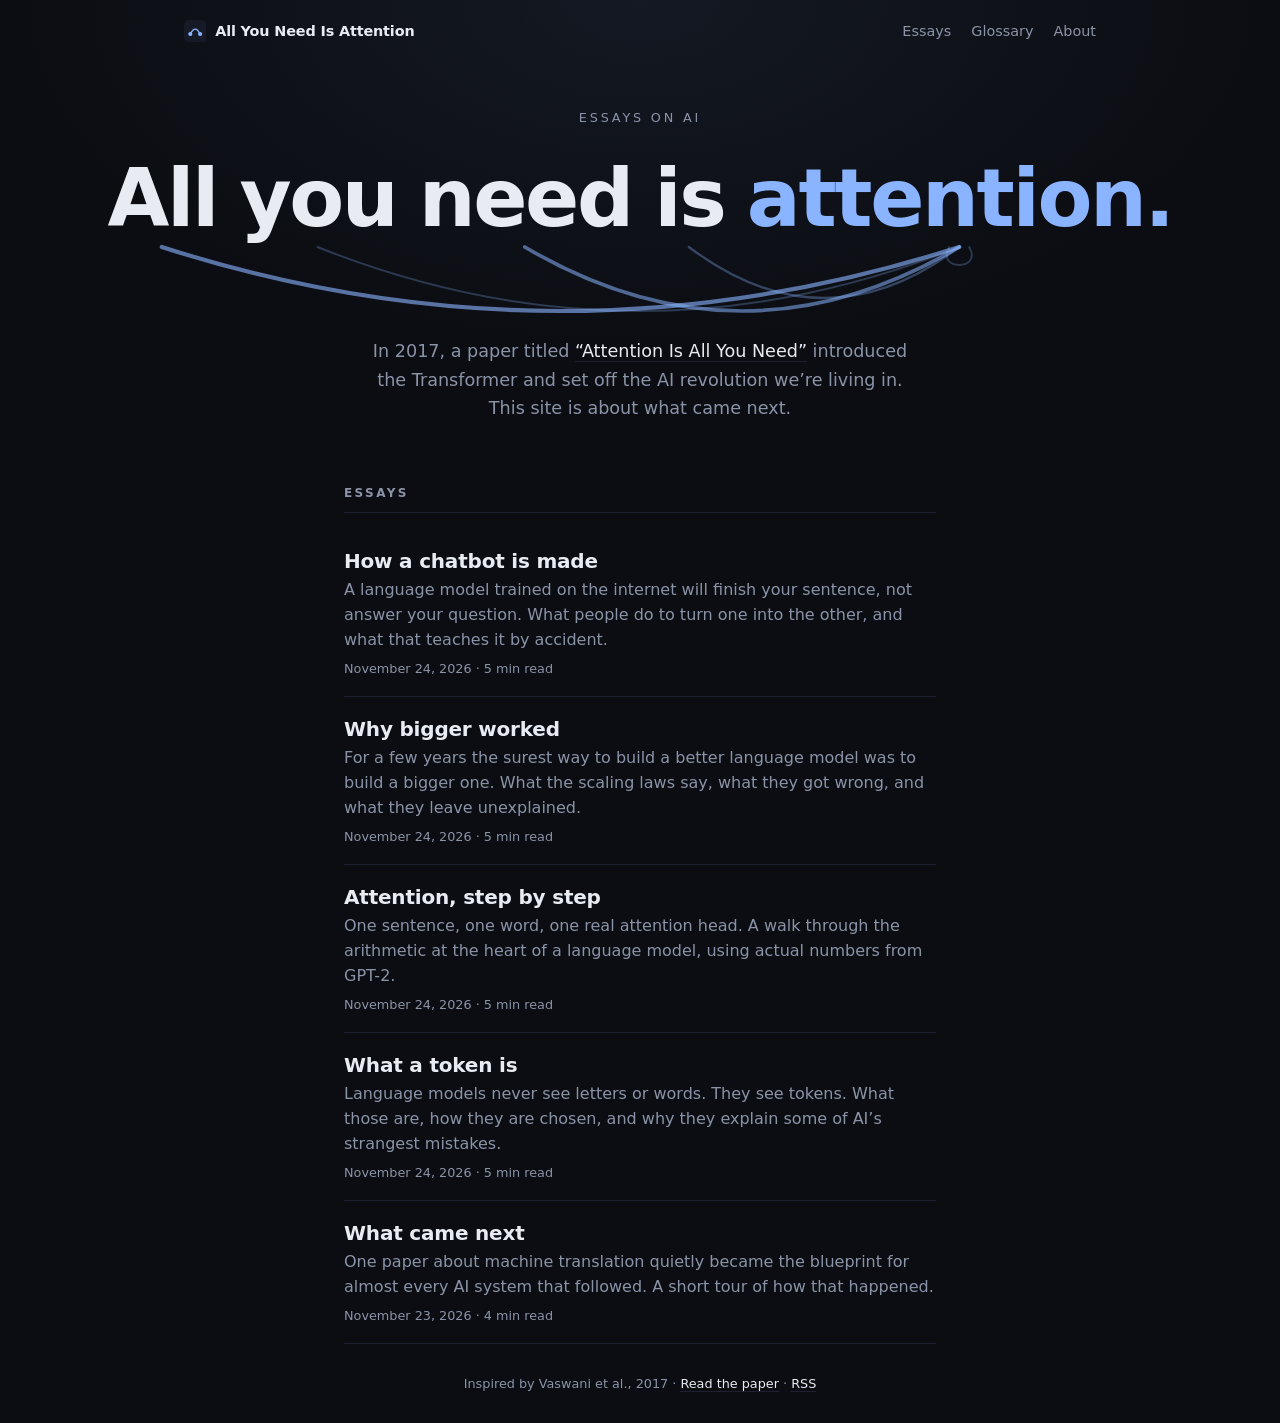
<file: index.html>
<!DOCTYPE html>
<html lang="en">
<head>
<meta charset="utf-8">
<meta name="viewport" content="width=device-width, initial-scale=1">
<title>All You Need Is Attention: Essays on How AI Works</title>
<meta name="description" content="Essays on AI and what came after “Attention Is All You Need” (Vaswani et al., 2017), the paper that started the transformer era.">
<meta property="og:title" content="All You Need Is Attention">
<meta property="og:description" content="Essays on AI and what came after the paper that started the transformer era.">
<meta property="og:type" content="website">
<meta property="og:url" content="https://allyouneedisattention.com/">
<meta property="og:site_name" content="All You Need Is Attention">
<meta property="og:image" content="https://allyouneedisattention.com/og-image.png">
<meta property="og:image:width" content="1200">
<meta property="og:image:height" content="630">
<meta property="og:image:alt" content="All you need is attention, with curved attention lines linking the words.">
<meta name="twitter:card" content="summary_large_image">
<link rel="canonical" href="https://allyouneedisattention.com/">
<meta name="theme-color" content="#0b0d12">
<link rel="icon" href="data:image/svg+xml,<svg xmlns='http://www.w3.org/2000/svg' viewBox='0 0 32 32'><rect width='32' height='32' rx='7' fill='%230b0d12'/><circle cx='9' cy='20' r='3' fill='%238ab4ff'/><circle cx='23' cy='20' r='3' fill='%238ab4ff'/><path d='M9 20Q16 6 23 20' stroke='%238ab4ff' stroke-width='2' fill='none'/></svg>">
<link rel="stylesheet" href="/styles.css">
<link rel="alternate" type="application/rss+xml" title="All You Need Is Attention" href="/feed.xml">
<script type="application/ld+json">
{
 "@context": "https://schema.org",
 "@type": "WebSite",
 "name": "All You Need Is Attention",
 "url": "https://allyouneedisattention.com/"
}
</script>
</head>
<body>
<header class="site-header">
  <a class="brand" href="/" aria-label="All You Need Is Attention, home"><svg viewBox="0 0 32 32" aria-hidden="true"><rect width="32" height="32" rx="7" fill="#151a26"/><circle cx="9" cy="20" r="3" fill="#8ab4ff"/><circle cx="23" cy="20" r="3" fill="#8ab4ff"/><path d="M9 20Q16 6 23 20" stroke="#8ab4ff" stroke-width="2" fill="none"/></svg><span class="brand-name">All You Need Is Attention</span></a>
  <nav><a href="/#essays">Essays</a><a href="/glossary/">Glossary</a><a href="/about/">About</a></nav>
</header>

<main>
  <section class="hero">
    <p class="eyebrow">Essays on AI</p>

    <div class="stage" id="stage">
      <svg class="arcs" id="arcs" aria-hidden="true"></svg>
      <h1 id="title" aria-label="All you need is attention">
        <span class="tok" tabindex="0">All</span>
        <span class="tok" tabindex="0">you</span>
        <span class="tok" tabindex="0">need</span>
        <span class="tok" tabindex="0">is</span>
        <span class="tok" tabindex="0">attention.</span>
      </h1>
    </div>

    <p class="sub">
      In 2017, a paper titled
      <a href="https://arxiv.org/abs/1706.03762" target="_blank" rel="noopener">“Attention Is All You Need”</a>
      introduced the Transformer and set off the AI revolution we’re living in.
      This site is about what came next.
    </p>
  </section>

  <section class="essays" id="essays">
    <h2 class="section-label">Essays</h2>
    <ul class="essay-list">
<!-- build:essays -->
      <li>
        <a href="/essays/how-a-chatbot-is-made/">
          <h3>How a chatbot is made</h3>
          <p>A language model trained on the internet will finish your sentence, not answer your question. What people do to turn one into the other, and what that teaches it by accident.</p>
          <div class="meta"><time datetime="2026-11-24">November 24, 2026</time> · 5 min read</div>
        </a>
      </li>
      <li>
        <a href="/essays/why-bigger-worked/">
          <h3>Why bigger worked</h3>
          <p>For a few years the surest way to build a better language model was to build a bigger one. What the scaling laws say, what they got wrong, and what they leave unexplained.</p>
          <div class="meta"><time datetime="2026-11-24">November 24, 2026</time> · 5 min read</div>
        </a>
      </li>
      <li>
        <a href="/essays/attention-step-by-step/">
          <h3>Attention, step by step</h3>
          <p>One sentence, one word, one real attention head. A walk through the arithmetic at the heart of a language model, using actual numbers from GPT-2.</p>
          <div class="meta"><time datetime="2026-11-24">November 24, 2026</time> · 5 min read</div>
        </a>
      </li>
      <li>
        <a href="/essays/what-a-token-is/">
          <h3>What a token is</h3>
          <p>Language models never see letters or words. They see tokens. What those are, how they are chosen, and why they explain some of AI’s strangest mistakes.</p>
          <div class="meta"><time datetime="2026-11-24">November 24, 2026</time> · 5 min read</div>
        </a>
      </li>
      <li>
        <a href="/essays/what-came-next/">
          <h3>What came next</h3>
          <p>One paper about machine translation quietly became the blueprint for almost every AI system that followed. A short tour of how that happened.</p>
          <div class="meta"><time datetime="2026-11-23">November 23, 2026</time> · 4 min read</div>
        </a>
      </li>
<!-- /build:essays -->
    </ul>
  </section>
</main>

<footer class="site-footer">
  Inspired by Vaswani et al., 2017 &middot;
  <a href="https://arxiv.org/abs/1706.03762" target="_blank" rel="noopener">Read the paper</a> &middot;
  <a href="/feed.xml">RSS</a>
</footer>

<script src="/figures/attention-arcs.js"></script>
<script>
  // Hand-tuned "attention" weights: row = query word, column = key word.
  // Purely illustrative, not from a real model.
  AttentionArcs.attach({
    stage: document.getElementById('stage'),
    svg: document.getElementById('arcs'),
    tokens: [...document.querySelectorAll('#title .tok')],
    weights: [
      //  All  you  need is   attention
      [ .10, .10, .25, .05, .50 ], // All
      [ .10, .10, .50, .05, .25 ], // you
      [ .20, .35, .05, .10, .30 ], // need
      [ .05, .10, .30, .05, .50 ], // is
      [ .35, .10, .30, .15, .10 ], // attention
    ],
    start: 4,
    autoplay: true,
  });
</script>
</body>
</html>
</file>
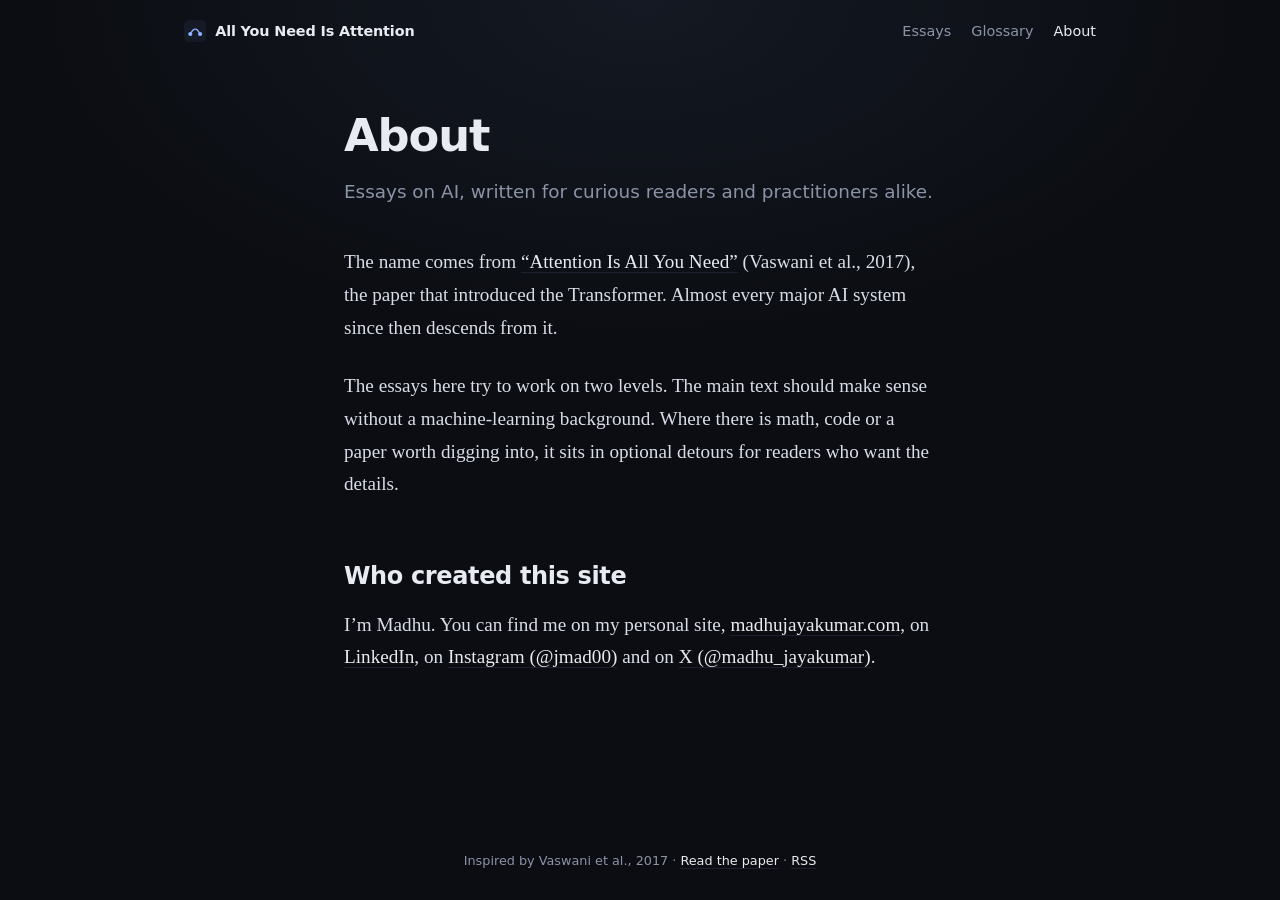
<file: about/index.html>
<!DOCTYPE html>
<html lang="en">
<head>
<meta charset="utf-8">
<meta name="viewport" content="width=device-width, initial-scale=1">
<title>About All You Need Is Attention</title>
<meta name="description" content="About All You Need Is Attention, a collection of illustrated essays on how AI language models work, for curious readers and practitioners.">
<meta property="og:title" content="About">
<meta property="og:description" content="About All You Need Is Attention, a collection of illustrated essays on how AI language models work, for curious readers and practitioners.">
<meta property="og:type" content="website">
<meta property="og:url" content="https://allyouneedisattention.com/about/">
<meta property="og:site_name" content="All You Need Is Attention">
<meta property="og:image" content="https://allyouneedisattention.com/og-image.png">
<meta property="og:image:width" content="1200">
<meta property="og:image:height" content="630">
<meta property="og:image:alt" content="All you need is attention, with curved attention lines linking the words.">
<meta name="twitter:card" content="summary_large_image">
<link rel="canonical" href="https://allyouneedisattention.com/about/">
<meta name="theme-color" content="#0b0d12">
<link rel="icon" href="data:image/svg+xml,<svg xmlns='http://www.w3.org/2000/svg' viewBox='0 0 32 32'><rect width='32' height='32' rx='7' fill='%230b0d12'/><circle cx='9' cy='20' r='3' fill='%238ab4ff'/><circle cx='23' cy='20' r='3' fill='%238ab4ff'/><path d='M9 20Q16 6 23 20' stroke='%238ab4ff' stroke-width='2' fill='none'/></svg>">
<link rel="stylesheet" href="/styles.css">
<link rel="alternate" type="application/rss+xml" title="All You Need Is Attention" href="/feed.xml">
<script type="application/ld+json">
{
 "@context": "https://schema.org",
 "@type": "ProfilePage",
 "mainEntity": {
  "@type": "Person",
  "name": "Madhu",
  "url": "https://allyouneedisattention.com/about/",
  "sameAs": [
   "https://x.com/madhu_jayakumar",
   "https://www.linkedin.com/in/madhu-jayakumar/",
   "https://madhujayakumar.com/",
   "https://www.instagram.com/jmad00/"
  ]
 }
}
</script>
</head>
<body>
<header class="site-header">
  <a class="brand" href="/" aria-label="All You Need Is Attention, home"><svg viewBox="0 0 32 32" aria-hidden="true"><rect width="32" height="32" rx="7" fill="#151a26"/><circle cx="9" cy="20" r="3" fill="#8ab4ff"/><circle cx="23" cy="20" r="3" fill="#8ab4ff"/><path d="M9 20Q16 6 23 20" stroke="#8ab4ff" stroke-width="2" fill="none"/></svg><span class="brand-name">All You Need Is Attention</span></a>
  <nav><a href="/#essays">Essays</a><a href="/glossary/">Glossary</a><a href="/about/" aria-current="page">About</a></nav>
</header>

<main>
  <article class="article">
    <header>
      <h1>About</h1>
      <p class="dek">Essays on AI, written for curious readers and practitioners alike.</p>
    </header>

    <div class="prose">
      <p>The name comes from <a href="https://arxiv.org/abs/1706.03762" target="_blank" rel="noopener">“Attention Is All You Need”</a> (Vaswani et al., 2017), the paper that introduced the Transformer. Almost every major AI system since then descends from it.</p>

      <p>The essays here try to work on two levels. The main text should make sense without a machine-learning background. Where there is math, code or a paper worth digging into, it sits in optional detours for readers who want the details.</p>

      <h2>Who created this site</h2>

      <p>I’m Madhu. You can find me on my personal site, <a href="https://madhujayakumar.com/" target="_blank" rel="me noopener">madhujayakumar.com</a>, on <a href="https://www.linkedin.com/in/madhu-jayakumar/" target="_blank" rel="me noopener">LinkedIn</a>, on <a href="https://www.instagram.com/jmad00/" target="_blank" rel="me noopener">Instagram (@jmad00)</a> and on <a href="https://x.com/madhu_jayakumar" target="_blank" rel="me noopener">X (@madhu_jayakumar)</a>.</p>
    </div>
  </article>
</main>

<footer class="site-footer">
  Inspired by Vaswani et al., 2017 &middot;
  <a href="https://arxiv.org/abs/1706.03762" target="_blank" rel="noopener">Read the paper</a> &middot;
  <a href="/feed.xml">RSS</a>
</footer>
</body>
</html>
</file>
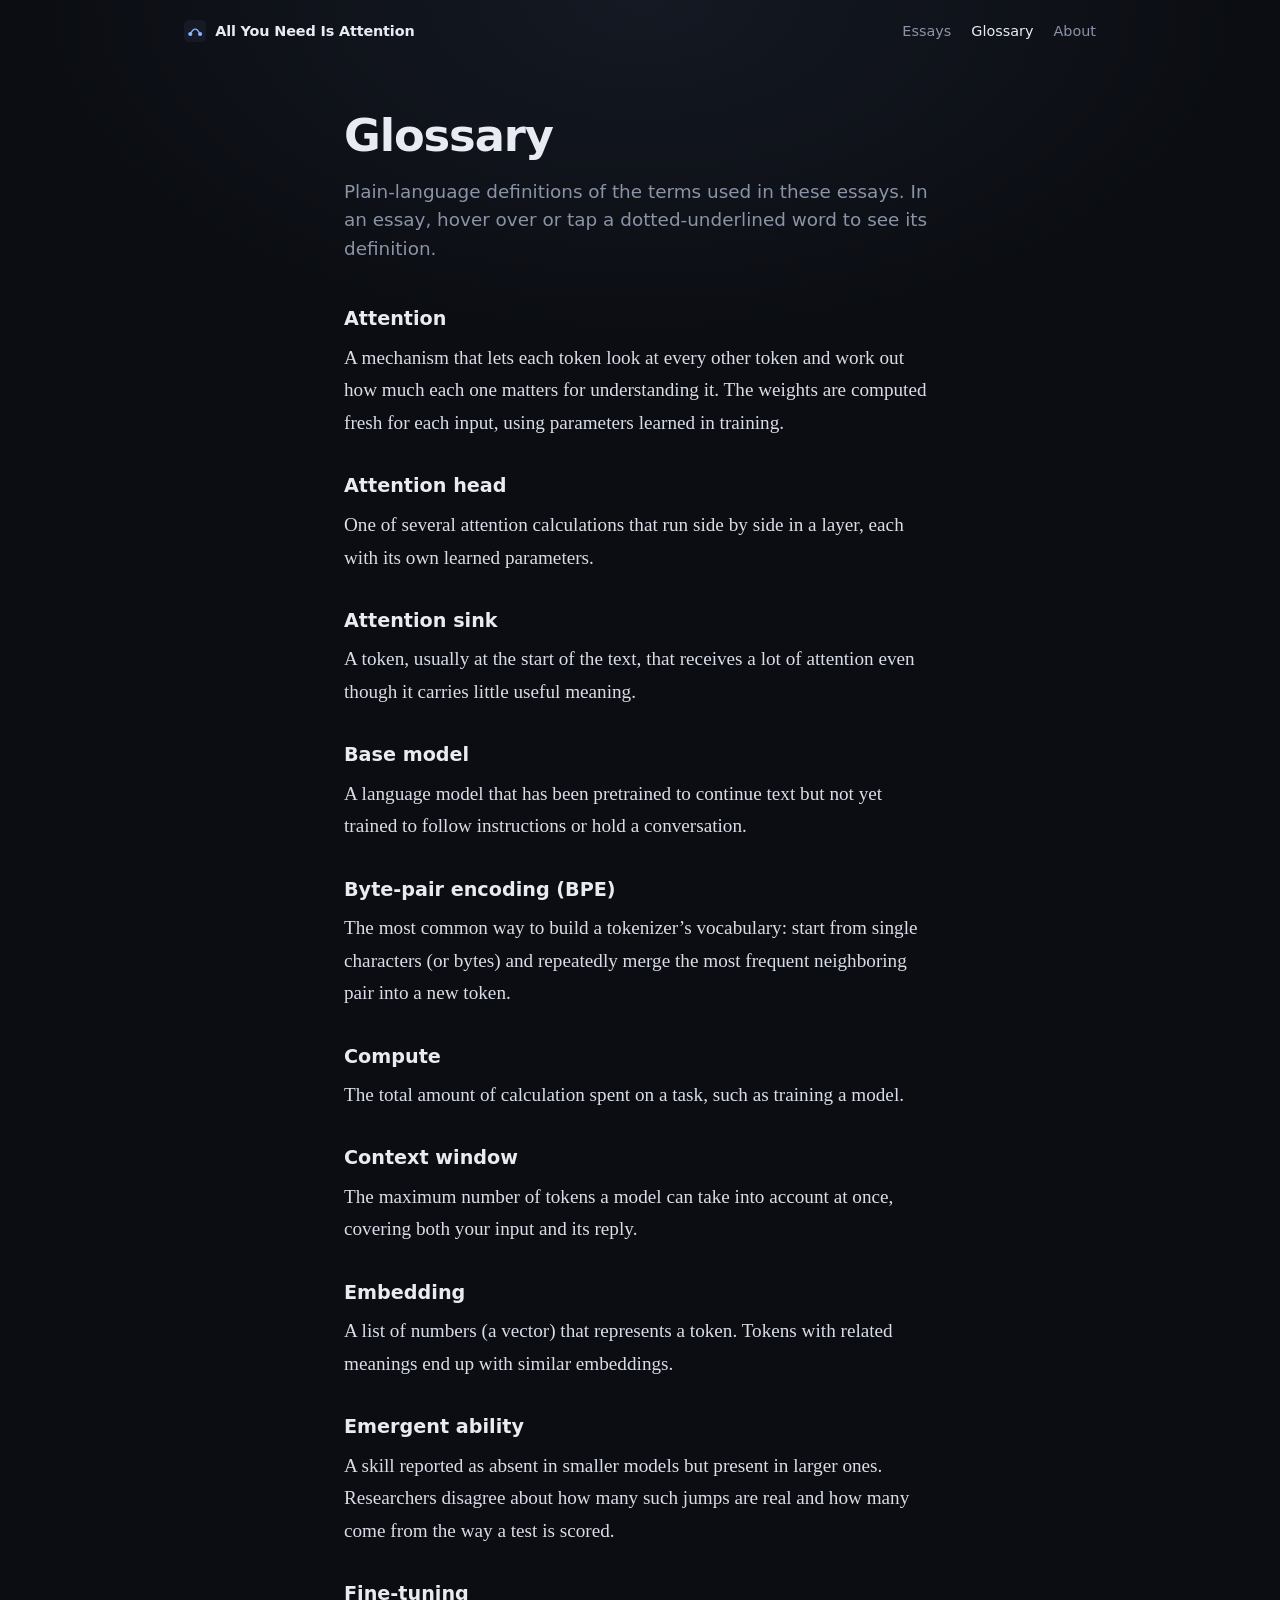
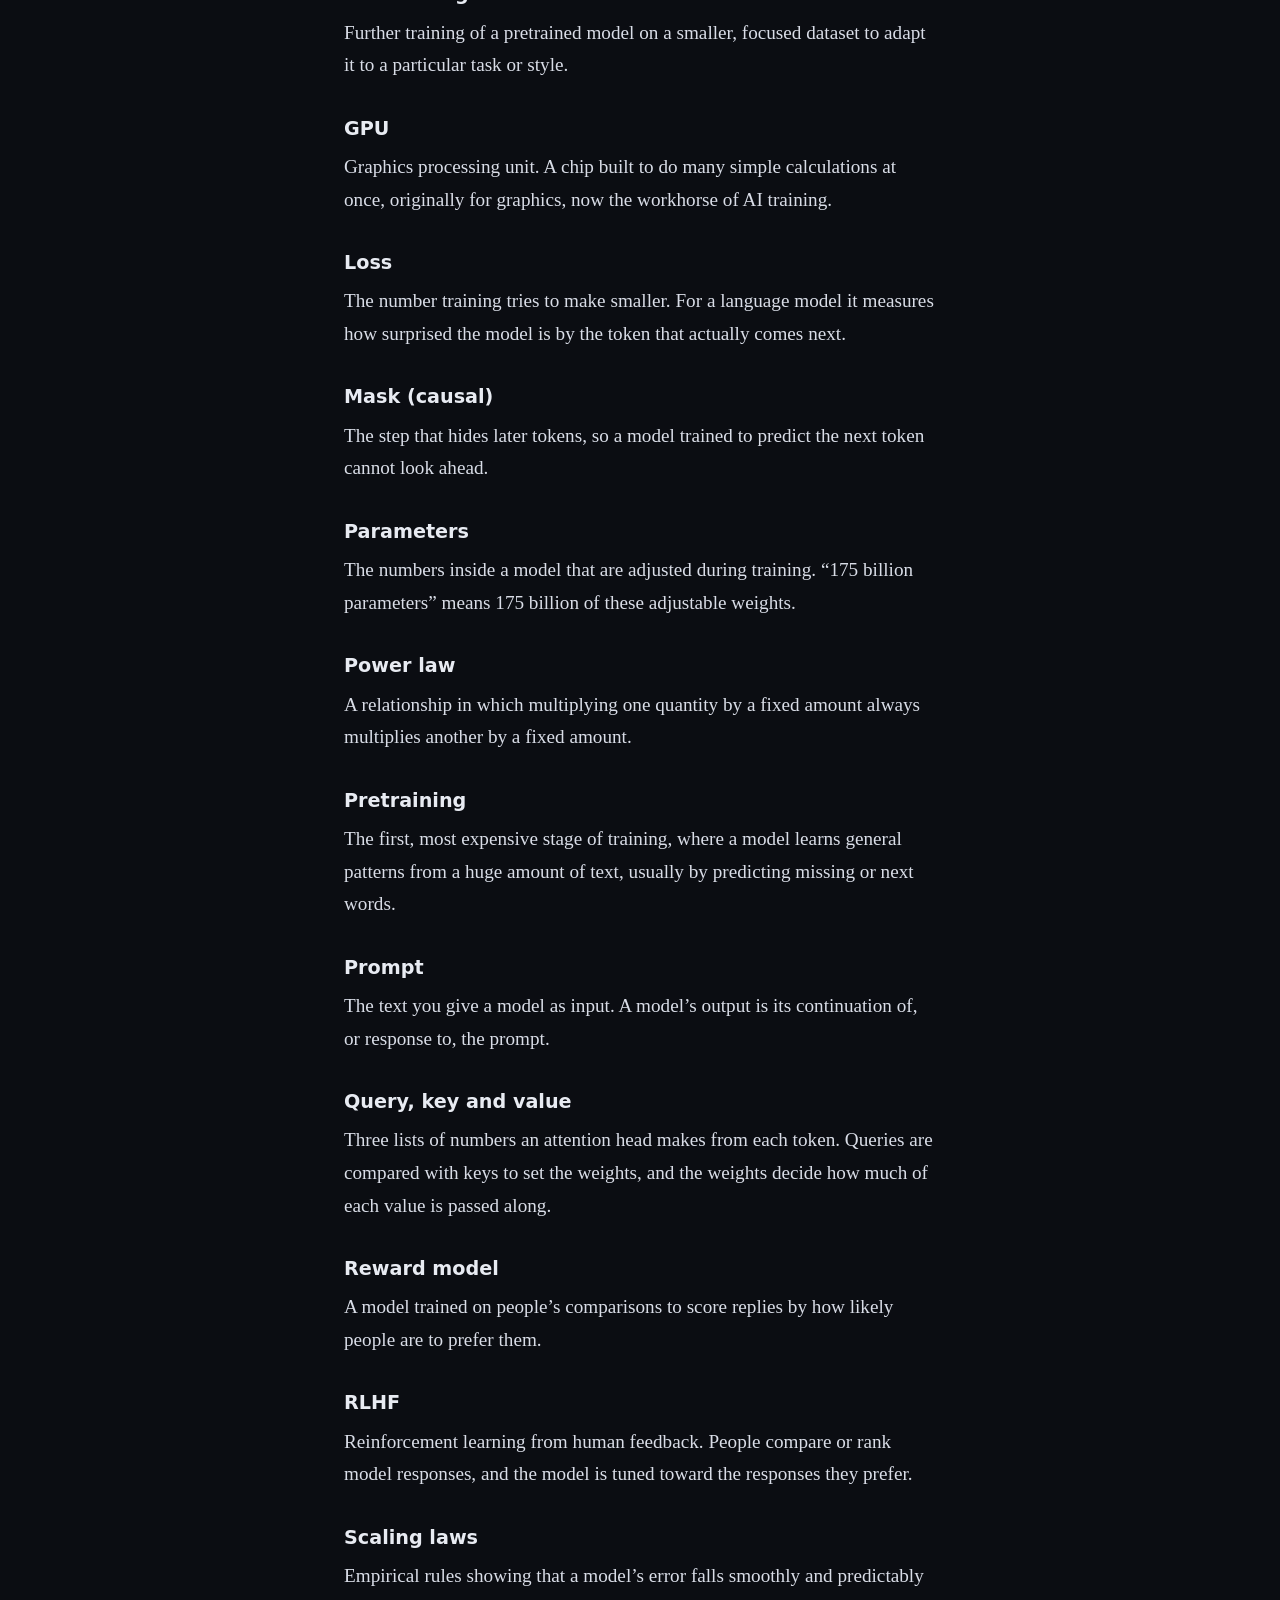
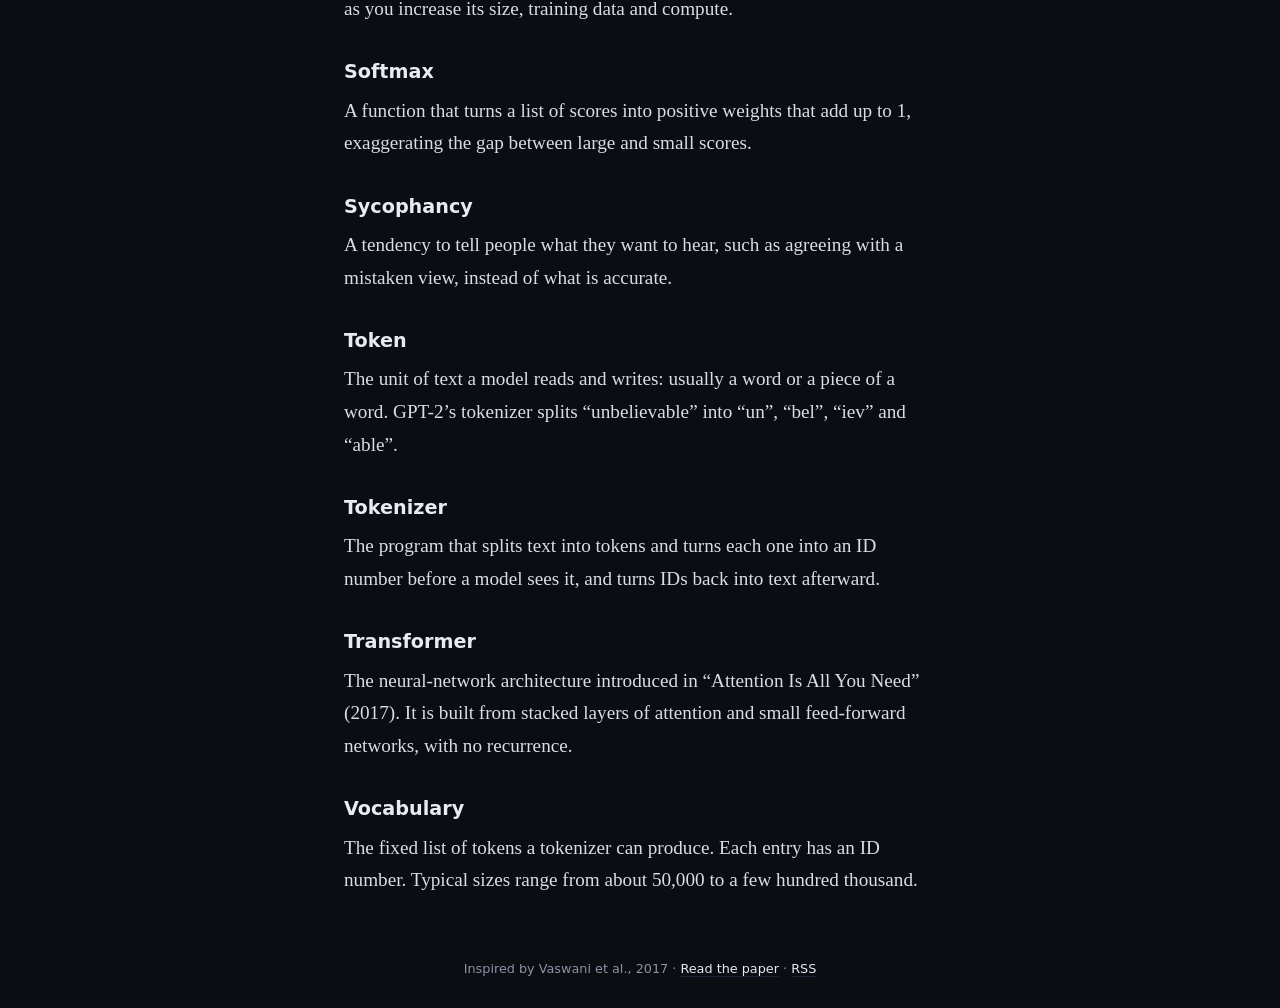
<file: glossary/index.html>
<!DOCTYPE html>
<html lang="en">
<head>
<meta charset="utf-8">
<meta name="viewport" content="width=device-width, initial-scale=1">
<title>AI Glossary: Plain-Language Definitions of Key Terms</title>
<meta name="description" content="Plain-language definitions of AI terms: token, attention, embedding, softmax, RLHF, scaling laws, context window and more.">
<meta property="og:title" content="Glossary">
<meta property="og:description" content="Plain-language definitions of AI terms: token, attention, embedding, softmax, RLHF, scaling laws, context window and more.">
<meta property="og:type" content="website">
<meta property="og:url" content="https://allyouneedisattention.com/glossary/">
<meta property="og:site_name" content="All You Need Is Attention">
<meta property="og:image" content="https://allyouneedisattention.com/og-image.png">
<meta property="og:image:width" content="1200">
<meta property="og:image:height" content="630">
<meta property="og:image:alt" content="All you need is attention, with curved attention lines linking the words.">
<meta name="twitter:card" content="summary_large_image">
<link rel="canonical" href="https://allyouneedisattention.com/glossary/">
<meta name="theme-color" content="#0b0d12">
<link rel="icon" href="data:image/svg+xml,<svg xmlns='http://www.w3.org/2000/svg' viewBox='0 0 32 32'><rect width='32' height='32' rx='7' fill='%230b0d12'/><circle cx='9' cy='20' r='3' fill='%238ab4ff'/><circle cx='23' cy='20' r='3' fill='%238ab4ff'/><path d='M9 20Q16 6 23 20' stroke='%238ab4ff' stroke-width='2' fill='none'/></svg>">
<link rel="stylesheet" href="/styles.css">
<link rel="alternate" type="application/rss+xml" title="All You Need Is Attention" href="/feed.xml">
</head>
<body>
<header class="site-header">
  <a class="brand" href="/" aria-label="All You Need Is Attention, home"><svg viewBox="0 0 32 32" aria-hidden="true"><rect width="32" height="32" rx="7" fill="#151a26"/><circle cx="9" cy="20" r="3" fill="#8ab4ff"/><circle cx="23" cy="20" r="3" fill="#8ab4ff"/><path d="M9 20Q16 6 23 20" stroke="#8ab4ff" stroke-width="2" fill="none"/></svg><span class="brand-name">All You Need Is Attention</span></a>
  <nav><a href="/#essays">Essays</a><a href="/glossary/" aria-current="page">Glossary</a><a href="/about/">About</a></nav>
</header>

<main>
  <article class="article">
    <header>
      <h1>Glossary</h1>
      <p class="dek">Plain-language definitions of the terms used in these essays. In an essay, hover over or tap a dotted-underlined word to see its definition.</p>
    </header>

    <div class="prose">
      <dl class="glossary-list" id="glossary-list">
<!-- build:glossary -->
        <dt id="attention">Attention</dt>
        <dd>A mechanism that lets each token look at every other token and work out how much each one matters for understanding it. The weights are computed fresh for each input, using parameters learned in training.</dd>
        <dt id="attention-head">Attention head</dt>
        <dd>One of several attention calculations that run side by side in a layer, each with its own learned parameters.</dd>
        <dt id="attention-sink">Attention sink</dt>
        <dd>A token, usually at the start of the text, that receives a lot of attention even though it carries little useful meaning.</dd>
        <dt id="base-model">Base model</dt>
        <dd>A language model that has been pretrained to continue text but not yet trained to follow instructions or hold a conversation.</dd>
        <dt id="bpe">Byte-pair encoding (BPE)</dt>
        <dd>The most common way to build a tokenizer’s vocabulary: start from single characters (or bytes) and repeatedly merge the most frequent neighboring pair into a new token.</dd>
        <dt id="compute">Compute</dt>
        <dd>The total amount of calculation spent on a task, such as training a model.</dd>
        <dt id="context-window">Context window</dt>
        <dd>The maximum number of tokens a model can take into account at once, covering both your input and its reply.</dd>
        <dt id="embedding">Embedding</dt>
        <dd>A list of numbers (a vector) that represents a token. Tokens with related meanings end up with similar embeddings.</dd>
        <dt id="emergent-ability">Emergent ability</dt>
        <dd>A skill reported as absent in smaller models but present in larger ones. Researchers disagree about how many such jumps are real and how many come from the way a test is scored.</dd>
        <dt id="fine-tuning">Fine-tuning</dt>
        <dd>Further training of a pretrained model on a smaller, focused dataset to adapt it to a particular task or style.</dd>
        <dt id="gpu">GPU</dt>
        <dd>Graphics processing unit. A chip built to do many simple calculations at once, originally for graphics, now the workhorse of AI training.</dd>
        <dt id="loss">Loss</dt>
        <dd>The number training tries to make smaller. For a language model it measures how surprised the model is by the token that actually comes next.</dd>
        <dt id="causal-mask">Mask (causal)</dt>
        <dd>The step that hides later tokens, so a model trained to predict the next token cannot look ahead.</dd>
        <dt id="parameters">Parameters</dt>
        <dd>The numbers inside a model that are adjusted during training. “175 billion parameters” means 175 billion of these adjustable weights.</dd>
        <dt id="power-law">Power law</dt>
        <dd>A relationship in which multiplying one quantity by a fixed amount always multiplies another by a fixed amount.</dd>
        <dt id="pretraining">Pretraining</dt>
        <dd>The first, most expensive stage of training, where a model learns general patterns from a huge amount of text, usually by predicting missing or next words.</dd>
        <dt id="prompt">Prompt</dt>
        <dd>The text you give a model as input. A model’s output is its continuation of, or response to, the prompt.</dd>
        <dt id="query-key-value">Query, key and value</dt>
        <dd>Three lists of numbers an attention head makes from each token. Queries are compared with keys to set the weights, and the weights decide how much of each value is passed along.</dd>
        <dt id="reward-model">Reward model</dt>
        <dd>A model trained on people’s comparisons to score replies by how likely people are to prefer them.</dd>
        <dt id="rlhf">RLHF</dt>
        <dd>Reinforcement learning from human feedback. People compare or rank model responses, and the model is tuned toward the responses they prefer.</dd>
        <dt id="scaling-laws">Scaling laws</dt>
        <dd>Empirical rules showing that a model’s error falls smoothly and predictably as you increase its size, training data and compute.</dd>
        <dt id="softmax">Softmax</dt>
        <dd>A function that turns a list of scores into positive weights that add up to 1, exaggerating the gap between large and small scores.</dd>
        <dt id="sycophancy">Sycophancy</dt>
        <dd>A tendency to tell people what they want to hear, such as agreeing with a mistaken view, instead of what is accurate.</dd>
        <dt id="token">Token</dt>
        <dd>The unit of text a model reads and writes: usually a word or a piece of a word. GPT-2’s tokenizer splits “unbelievable” into “un”, “bel”, “iev” and “able”.</dd>
        <dt id="tokenizer">Tokenizer</dt>
        <dd>The program that splits text into tokens and turns each one into an ID number before a model sees it, and turns IDs back into text afterward.</dd>
        <dt id="transformer">Transformer</dt>
        <dd>The neural-network architecture introduced in “Attention Is All You Need” (2017). It is built from stacked layers of attention and small feed-forward networks, with no recurrence.</dd>
        <dt id="vocabulary">Vocabulary</dt>
        <dd>The fixed list of tokens a tokenizer can produce. Each entry has an ID number. Typical sizes range from about 50,000 to a few hundred thousand.</dd>
<!-- /build:glossary -->
      </dl>
    </div>
  </article>
</main>

<footer class="site-footer">
  Inspired by Vaswani et al., 2017 &middot;
  <a href="https://arxiv.org/abs/1706.03762" target="_blank" rel="noopener">Read the paper</a> &middot;
  <a href="/feed.xml">RSS</a>
</footer>
<script src="/glossary.js"></script>
</body>
</html>
</file>
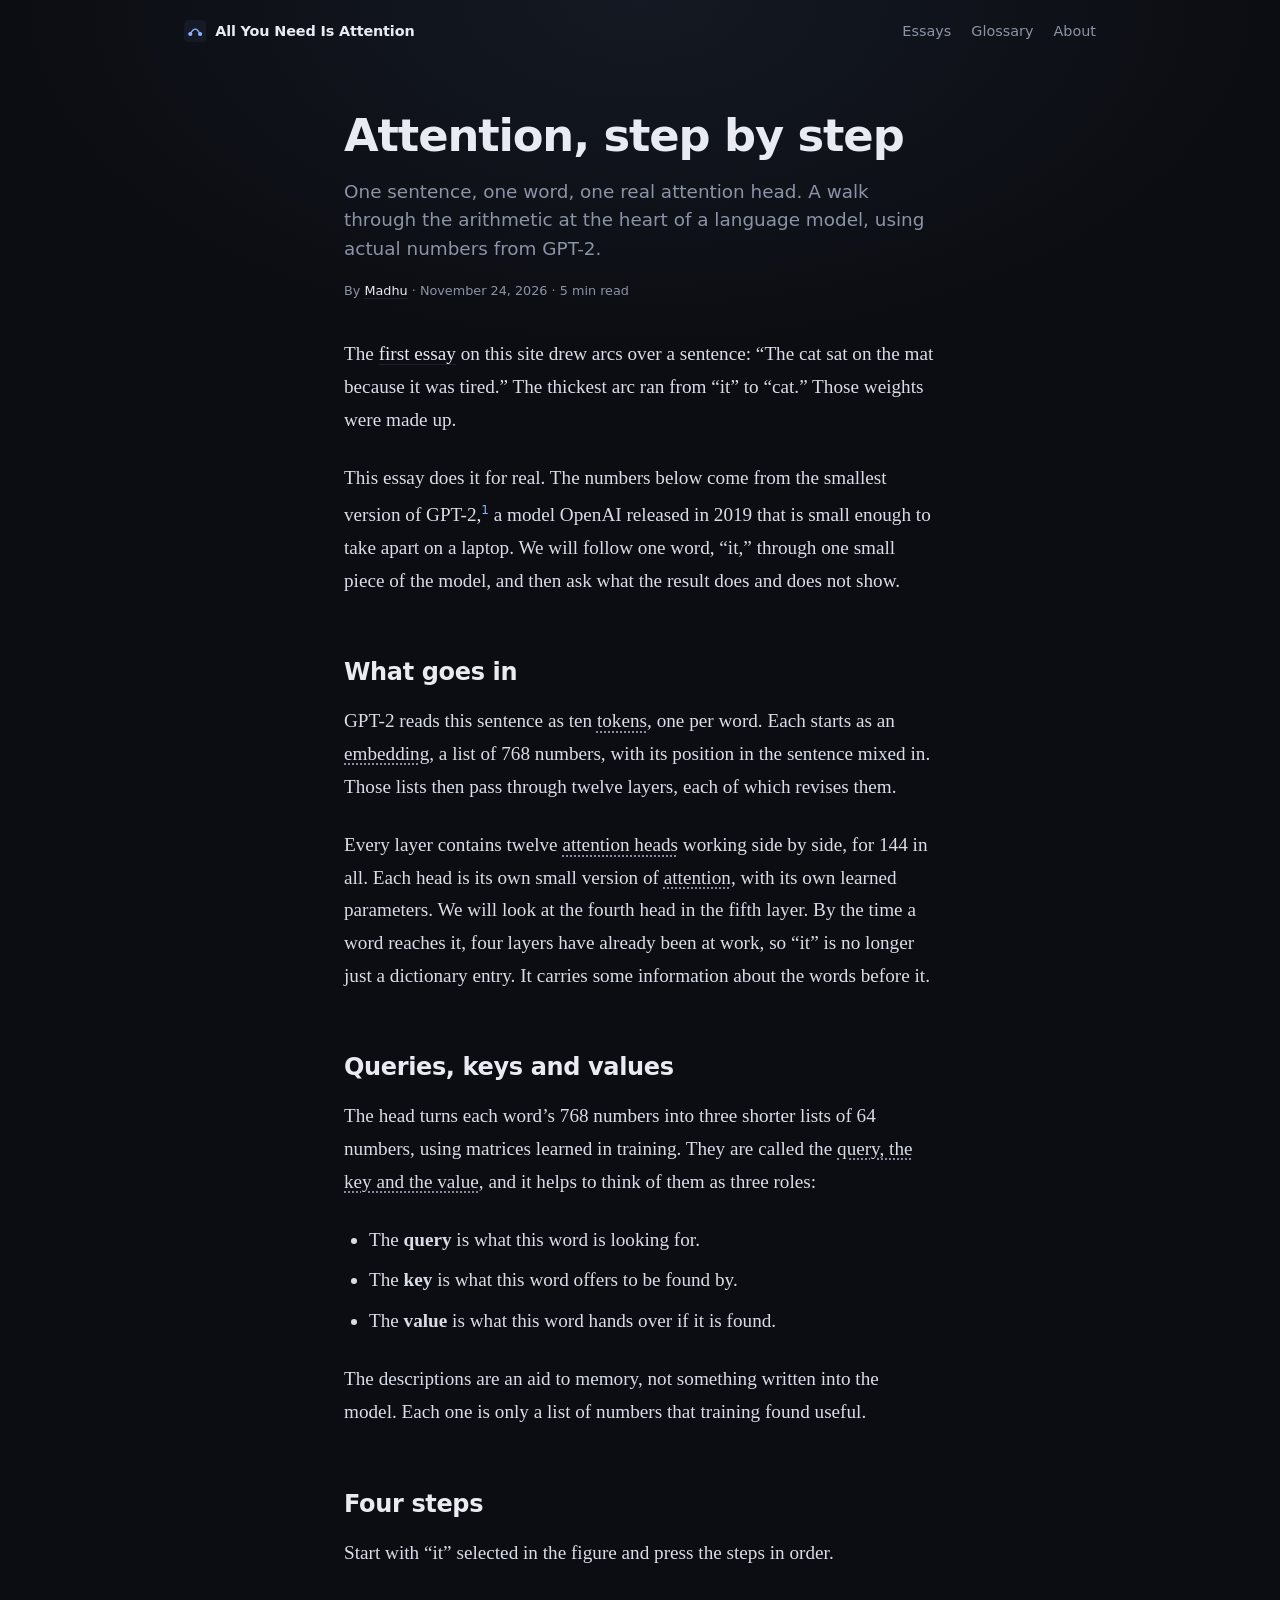
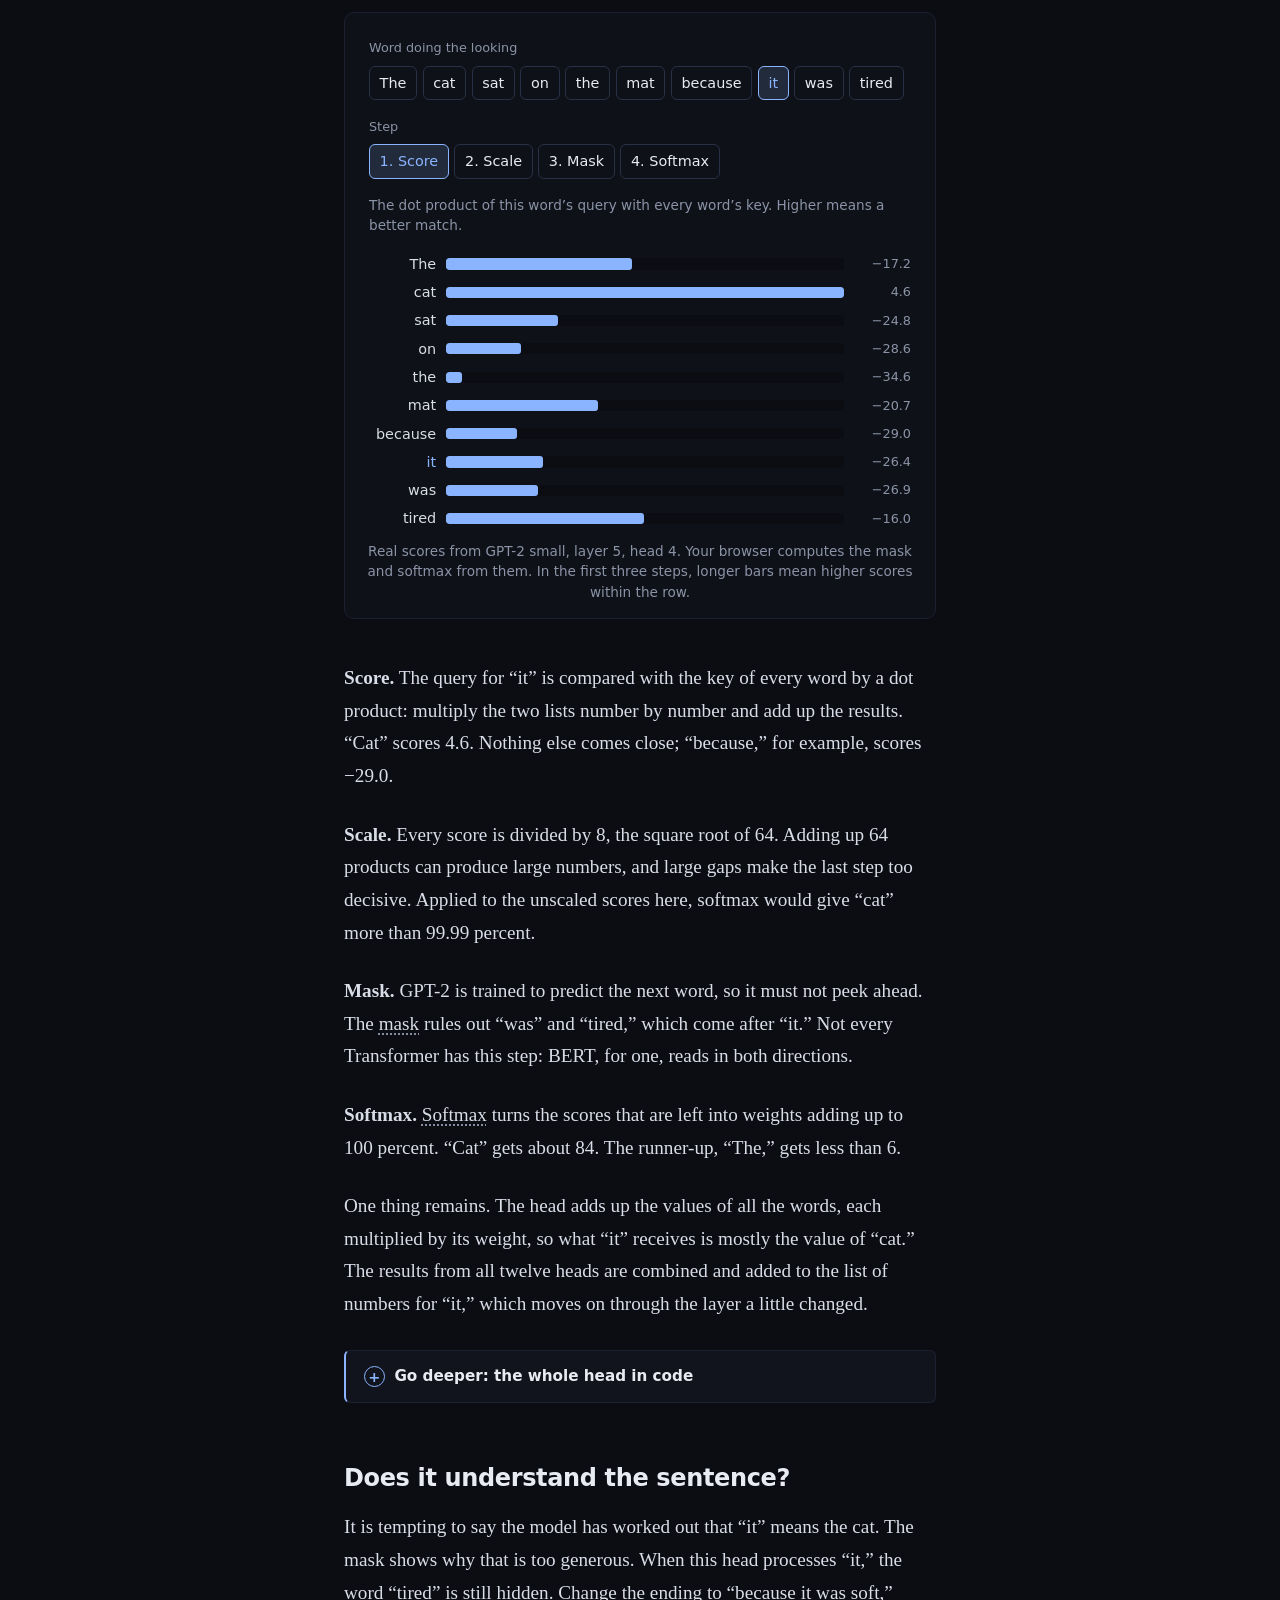
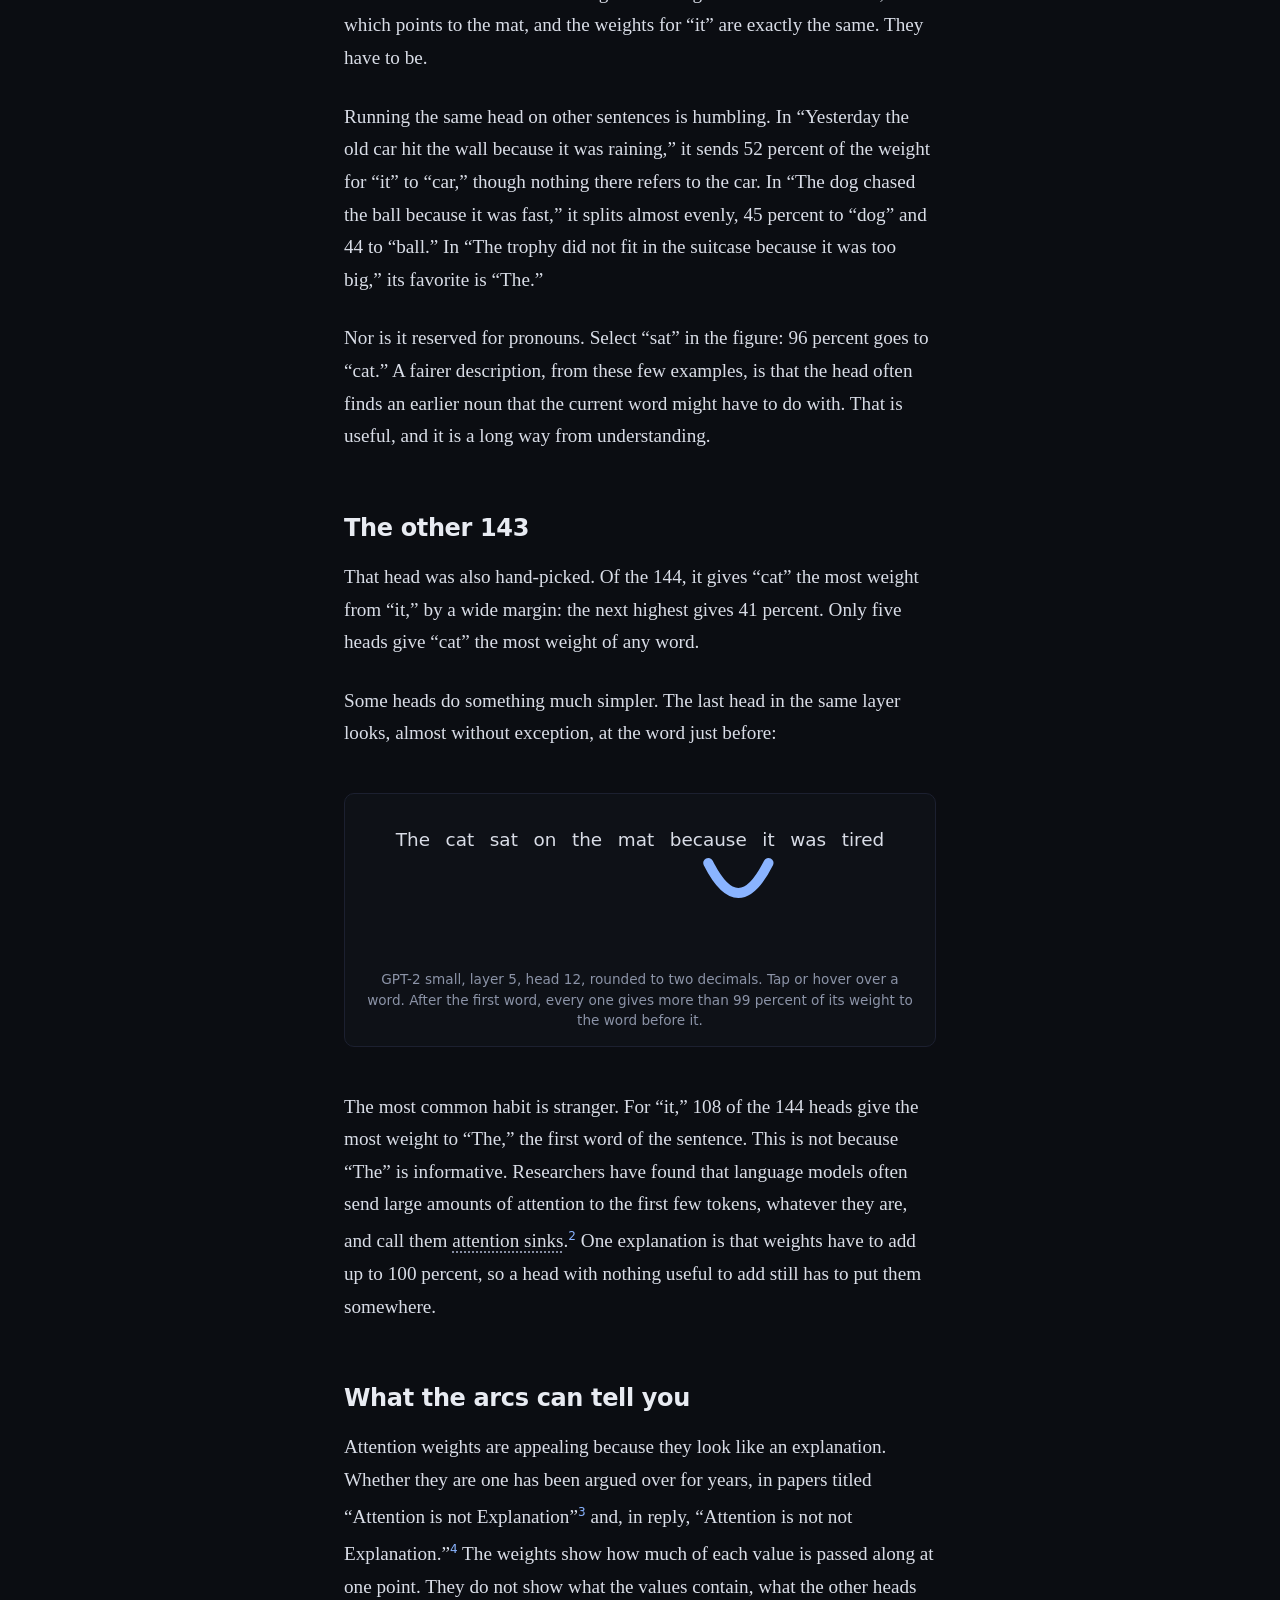
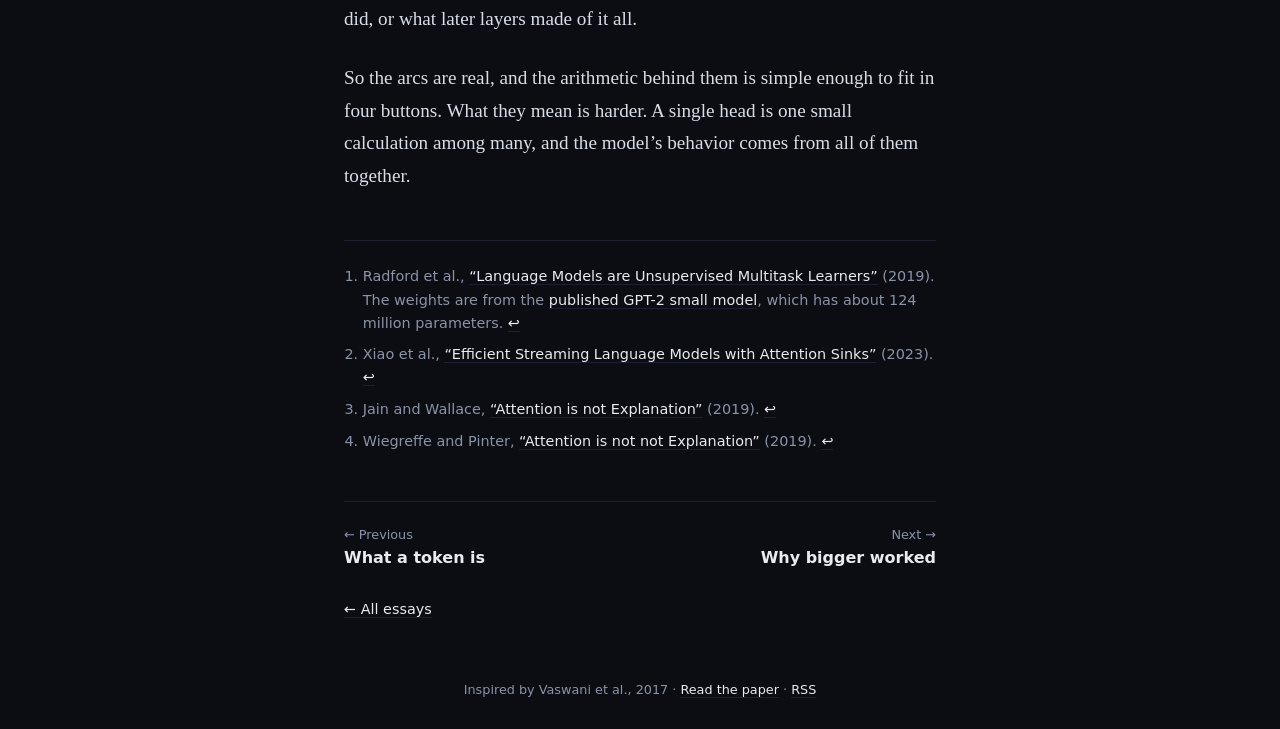
<file: essays/attention-step-by-step/index.html>
<!DOCTYPE html>
<html lang="en">
<head>
<meta charset="utf-8">
<meta name="viewport" content="width=device-width, initial-scale=1">
<title>How Attention Works in GPT-2, Step by Step</title>
<meta name="search-title" content="How Attention Works in GPT-2, Step by Step">
<meta name="description" content="One sentence, one word, one real attention head. A walk through the arithmetic at the heart of a language model, using actual numbers from GPT-2.">
<meta property="og:title" content="Attention, step by step">
<meta property="og:description" content="One sentence, one word, one real attention head. A walk through the arithmetic at the heart of a language model, using actual numbers from GPT-2.">
<meta property="og:type" content="article">
<meta property="article:published_time" content="2026-11-24T16:24:00-05:00">
<meta property="og:url" content="https://allyouneedisattention.com/essays/attention-step-by-step/">
<meta property="og:site_name" content="All You Need Is Attention">
<meta property="og:image" content="https://allyouneedisattention.com/essays/attention-step-by-step/og-image.png">
<meta property="og:image:width" content="1200">
<meta property="og:image:height" content="630">
<meta property="og:image:alt" content="Attention, step by step, an essay from All You Need Is Attention.">
<meta name="twitter:card" content="summary_large_image">
<link rel="canonical" href="https://allyouneedisattention.com/essays/attention-step-by-step/">
<meta name="theme-color" content="#0b0d12">
<link rel="icon" href="data:image/svg+xml,<svg xmlns='http://www.w3.org/2000/svg' viewBox='0 0 32 32'><rect width='32' height='32' rx='7' fill='%230b0d12'/><circle cx='9' cy='20' r='3' fill='%238ab4ff'/><circle cx='23' cy='20' r='3' fill='%238ab4ff'/><path d='M9 20Q16 6 23 20' stroke='%238ab4ff' stroke-width='2' fill='none'/></svg>">
<link rel="stylesheet" href="/styles.css">
<link rel="alternate" type="application/rss+xml" title="All You Need Is Attention" href="/feed.xml">
<!-- build:data -->
<script type="application/ld+json">
{
 "@context": "https://schema.org",
 "@type": "BlogPosting",
 "headline": "Attention, step by step",
 "description": "One sentence, one word, one real attention head. A walk through the arithmetic at the heart of a language model, using actual numbers from GPT-2.",
 "image": "https://allyouneedisattention.com/essays/attention-step-by-step/og-image.png",
 "datePublished": "2026-11-24T16:24:00-05:00",
 "dateModified": "2026-11-24T16:24:00-05:00",
 "author": {
  "@type": "Person",
  "name": "Madhu",
  "url": "https://allyouneedisattention.com/about/",
  "sameAs": [
   "https://x.com/madhu_jayakumar",
   "https://www.linkedin.com/in/madhu-jayakumar/",
   "https://madhujayakumar.com/",
   "https://www.instagram.com/jmad00/"
  ]
 },
 "mainEntityOfPage": "https://allyouneedisattention.com/essays/attention-step-by-step/"
}
</script>
<!-- /build:data -->
</head>
<body>
<header class="site-header">
  <a class="brand" href="/" aria-label="All You Need Is Attention, home"><svg viewBox="0 0 32 32" aria-hidden="true"><rect width="32" height="32" rx="7" fill="#151a26"/><circle cx="9" cy="20" r="3" fill="#8ab4ff"/><circle cx="23" cy="20" r="3" fill="#8ab4ff"/><path d="M9 20Q16 6 23 20" stroke="#8ab4ff" stroke-width="2" fill="none"/></svg><span class="brand-name">All You Need Is Attention</span></a>
  <nav><a href="/#essays">Essays</a><a href="/glossary/">Glossary</a><a href="/about/">About</a></nav>
</header>

<main>
  <article class="article">
    <header>
      <h1>Attention, step by step</h1>
      <p class="dek">One sentence, one word, one real attention head. A walk through the arithmetic at the heart of a language model, using actual numbers from GPT-2.</p>
      <div class="meta">By <a rel="author" href="/about/">Madhu</a> · <time datetime="2026-11-24">November 24, 2026</time> · 5 min read</div>
    </header>

    <div class="prose">
      <p>The <a href="/essays/what-came-next/">first essay</a> on this site drew arcs over a sentence: “The cat sat on the mat because it was tired.” The thickest arc ran from “it” to “cat.” Those weights were made up.</p>

      <p>This essay does it for real. The numbers below come from the smallest version of GPT-2,<sup><a href="#fn1" id="ref1">1</a></sup> a model OpenAI released in 2019 that is small enough to take apart on a laptop. We will follow one word, “it,” through one small piece of the model, and then ask what the result does and does not show.</p>

      <h2>What goes in</h2>

      <p>GPT-2 reads this sentence as ten <span class="term" data-term="token">tokens</span>, one per word. Each starts as an <span class="term" data-term="embedding">embedding</span>, a list of 768 numbers, with its position in the sentence mixed in. Those lists then pass through twelve layers, each of which revises them.</p>

      <p>Every layer contains twelve <span class="term" data-term="attention-head">attention heads</span> working side by side, for 144 in all. Each head is its own small version of <span class="term" data-term="attention">attention</span>, with its own learned parameters. We will look at the fourth head in the fifth layer. By the time a word reaches it, four layers have already been at work, so “it” is no longer just a dictionary entry. It carries some information about the words before it.</p>

      <h2>Queries, keys and values</h2>

      <p>The head turns each word’s 768 numbers into three shorter lists of 64 numbers, using matrices learned in training. They are called the <span class="term" data-term="query-key-value">query, the key and the value</span>, and it helps to think of them as three roles:</p>

      <ul>
        <li>The <strong>query</strong> is what this word is looking for.</li>
        <li>The <strong>key</strong> is what this word offers to be found by.</li>
        <li>The <strong>value</strong> is what this word hands over if it is found.</li>
      </ul>

      <p>The descriptions are an aid to memory, not something written into the model. Each one is only a list of numbers that training found useful.</p>

      <h2>Four steps</h2>

      <p>Start with “it” selected in the figure and press the steps in order.</p>

      <figure class="fig">
        <div data-attention-steps data-start="7" data-dk="64">
          <script type="application/json">{"tokens":["The","cat","sat","on","the","mat","because","it","was","tired"],"scores":[[0.432,1.615,1.055,1.25,1.059,0.954,1.007,1.367,1.247,1.048],[0.26,-2.031,-4.399,-4.516,-4.358,-4.98,-3.996,-3.271,-3.629,-4.007],[-1.701,1.756,-2.782,-2.079,-3.774,-2.632,-2.559,0.648,-1.901,-2.68],[-1.623,1.24,-1.589,-3.513,-4.729,-2.48,-4.249,-0.297,-2.477,-2.628],[-2.209,-1.086,-2.18,-3.71,-5.077,-2.363,-2.921,-1.228,-2.576,-1.676],[-1.706,-1.993,-2.903,-3.506,-3.142,-4.648,-3.258,-1.586,-1.946,-1.159],[-2.665,-1.806,-2.274,-2.409,-3.682,-3.64,-4.101,-1.409,-2.182,-0.854],[-2.144,0.569,-3.101,-3.57,-4.33,-2.582,-3.628,-3.296,-3.357,-1.999],[-2.466,-1.118,-4.098,-4.071,-6.035,-2.606,-3.706,-2.253,-3.478,-2.193],[-2.28,-0.277,-5.137,-5.11,-5.956,-3.429,-4.462,-0.572,-2.27,-3.419]]}</script>
        </div>
        <figcaption>Real scores from GPT-2 small, layer 5, head 4. Your browser computes the mask and softmax from them. In the first three steps, longer bars mean higher scores within the row.</figcaption>
      </figure>

      <p><strong>Score.</strong> The query for “it” is compared with the key of every word by a dot product: multiply the two lists number by number and add up the results. “Cat” scores 4.6. Nothing else comes close; “because,” for example, scores −29.0.</p>

      <p><strong>Scale.</strong> Every score is divided by 8, the square root of 64. Adding up 64 products can produce large numbers, and large gaps make the last step too decisive. Applied to the unscaled scores here, softmax would give “cat” more than 99.99 percent.</p>

      <p><strong>Mask.</strong> GPT-2 is trained to predict the next word, so it must not peek ahead. The <span class="term" data-term="causal-mask">mask</span> rules out “was” and “tired,” which come after “it.” Not every Transformer has this step: BERT, for one, reads in both directions.</p>

      <p><strong>Softmax.</strong> <span class="term" data-term="softmax">Softmax</span> turns the scores that are left into weights adding up to 100 percent. “Cat” gets about 84. The runner-up, “The,” gets less than 6.</p>

      <p>One thing remains. The head adds up the values of all the words, each multiplied by its weight, so what “it” receives is mostly the value of “cat.” The results from all twelve heads are combined and added to the list of numbers for “it,” which moves on through the layer a little changed.</p>

      <details class="deeper">
        <summary>Go deeper: the whole head in code</summary>
        <p>This is one head, with the mask. <i>X</i> holds one row of 768 numbers per word, after GPT-2’s layer normalization. The three matrices are 768 by 64. GPT-2 also adds a learned bias to each product, left out here.</p>
<pre><code>import numpy as np

def head(X, W_q, W_k, W_v):
    Q, K, V = X @ W_q, X @ W_k, X @ W_v
    scores = Q @ K.T / np.sqrt(K.shape[-1])
    future = np.triu(np.ones(scores.shape, dtype=bool), k=1)
    scores[future] = -np.inf
    weights = np.exp(scores - scores.max(axis=-1, keepdims=True))
    weights /= weights.sum(axis=-1, keepdims=True)
    return weights @ V</code></pre>
        <p>The twelve outputs, 64 numbers each, are joined into one list of 768 and multiplied by one more learned matrix.</p>
      </details>

      <h2>Does it understand the sentence?</h2>

      <p>It is tempting to say the model has worked out that “it” means the cat. The mask shows why that is too generous. When this head processes “it,” the word “tired” is still hidden. Change the ending to “because it was soft,” which points to the mat, and the weights for “it” are exactly the same. They have to be.</p>

      <p>Running the same head on other sentences is humbling. In “Yesterday the old car hit the wall because it was raining,” it sends 52 percent of the weight for “it” to “car,” though nothing there refers to the car. In “The dog chased the ball because it was fast,” it splits almost evenly, 45 percent to “dog” and 44 to “ball.” In “The trophy did not fit in the suitcase because it was too big,” its favorite is “The.”</p>

      <p>Nor is it reserved for pronouns. Select “sat” in the figure: 96 percent goes to “cat.” A fairer description, from these few examples, is that the head often finds an earlier noun that the current word might have to do with. That is useful, and it is a long way from understanding.</p>

      <h2>The other 143</h2>

      <p>That head was also hand-picked. Of the 144, it gives “cat” the most weight from “it,” by a wide margin: the next highest gives 41 percent. Only five heads give “cat” the most weight of any word.</p>

      <p>Some heads do something much simpler. The last head in the same layer looks, almost without exception, at the word just before:</p>

      <figure class="fig">
        <div data-attention-arcs data-tokens='["The", "cat", "sat", "on", "the", "mat", "because", "it", "was", "tired"]' data-weights='[[1.0,0.0,0.0,0.0,0.0,0.0,0.0,0.0,0.0,0.0],[1.0,0.0,0.0,0.0,0.0,0.0,0.0,0.0,0.0,0.0],[0.0,1.0,0.0,0.0,0.0,0.0,0.0,0.0,0.0,0.0],[0.0,0.0,1.0,0.0,0.0,0.0,0.0,0.0,0.0,0.0],[0.0,0.0,0.0,1.0,0.0,0.0,0.0,0.0,0.0,0.0],[0.0,0.0,0.0,0.0,1.0,0.0,0.0,0.0,0.0,0.0],[0.0,0.0,0.0,0.0,0.0,1.0,0.0,0.0,0.0,0.0],[0.0,0.0,0.0,0.0,0.0,0.0,1.0,0.0,0.0,0.0],[0.0,0.0,0.0,0.0,0.0,0.0,0.0,1.0,0.0,0.0],[0.0,0.0,0.0,0.0,0.0,0.0,0.0,0.0,1.0,0.0]]' data-start="7"></div>
        <figcaption>GPT-2 small, layer 5, head 12, rounded to two decimals. Tap or hover over a word. After the first word, every one gives more than 99 percent of its weight to the word before it.</figcaption>
      </figure>

      <p>The most common habit is stranger. For “it,” 108 of the 144 heads give the most weight to “The,” the first word of the sentence. This is not because “The” is informative. Researchers have found that language models often send large amounts of attention to the first few tokens, whatever they are, and call them <span class="term" data-term="attention-sink">attention sinks</span>.<sup><a href="#fn2" id="ref2">2</a></sup> One explanation is that weights have to add up to 100 percent, so a head with nothing useful to add still has to put them somewhere.</p>

      <h2>What the arcs can tell you</h2>

      <p>Attention weights are appealing because they look like an explanation. Whether they are one has been argued over for years, in papers titled “Attention is not Explanation”<sup><a href="#fn3" id="ref3">3</a></sup> and, in reply, “Attention is not not Explanation.”<sup><a href="#fn4" id="ref4">4</a></sup> The weights show how much of each value is passed along at one point. They do not show what the values contain, what the other heads did, or what later layers made of it all.</p>

      <p>So the arcs are real, and the arithmetic behind them is simple enough to fit in four buttons. What they mean is harder. A single head is one small calculation among many, and the model’s behavior comes from all of them together.</p>

      <section class="footnotes" aria-label="Footnotes">
        <ol>
          <li id="fn1">Radford et al., <a href="https://cdn.openai.com/better-language-models/language_models_are_unsupervised_multitask_learners.pdf" target="_blank" rel="noopener">“Language Models are Unsupervised Multitask Learners”</a> (2019). The weights are from the <a href="https://huggingface.co/openai-community/gpt2" target="_blank" rel="noopener">published GPT-2 small model</a>, which has about 124 million parameters. <a href="#ref1" aria-label="Back to text">↩</a></li>
          <li id="fn2">Xiao et al., <a href="https://arxiv.org/abs/2309.17453" target="_blank" rel="noopener">“Efficient Streaming Language Models with Attention Sinks”</a> (2023). <a href="#ref2" aria-label="Back to text">↩</a></li>
          <li id="fn3">Jain and Wallace, <a href="https://arxiv.org/abs/1902.10186" target="_blank" rel="noopener">“Attention is not Explanation”</a> (2019). <a href="#ref3" aria-label="Back to text">↩</a></li>
          <li id="fn4">Wiegreffe and Pinter, <a href="https://arxiv.org/abs/1908.04626" target="_blank" rel="noopener">“Attention is not not Explanation”</a> (2019). <a href="#ref4" aria-label="Back to text">↩</a></li>
        </ol>
      </section>
    </div>

<!-- build:nav -->
    <nav class="essay-nav" aria-label="More essays">
      <a class="prev" rel="prev" href="/essays/what-a-token-is/"><span>← Previous</span>What a token is</a>
      <a class="next" rel="next" href="/essays/why-bigger-worked/"><span>Next →</span>Why bigger worked</a>
    </nav>
<!-- /build:nav -->
    <a class="back" href="/#essays">← All essays</a>
  </article>
</main>

<footer class="site-footer">
  Inspired by Vaswani et al., 2017 &middot;
  <a href="https://arxiv.org/abs/1706.03762" target="_blank" rel="noopener">Read the paper</a> &middot;
  <a href="/feed.xml">RSS</a>
</footer>
<script src="/glossary.js"></script>
<script src="/figures/attention-steps.js"></script>
<script src="/figures/attention-arcs.js"></script>
</body>
</html>
</file>
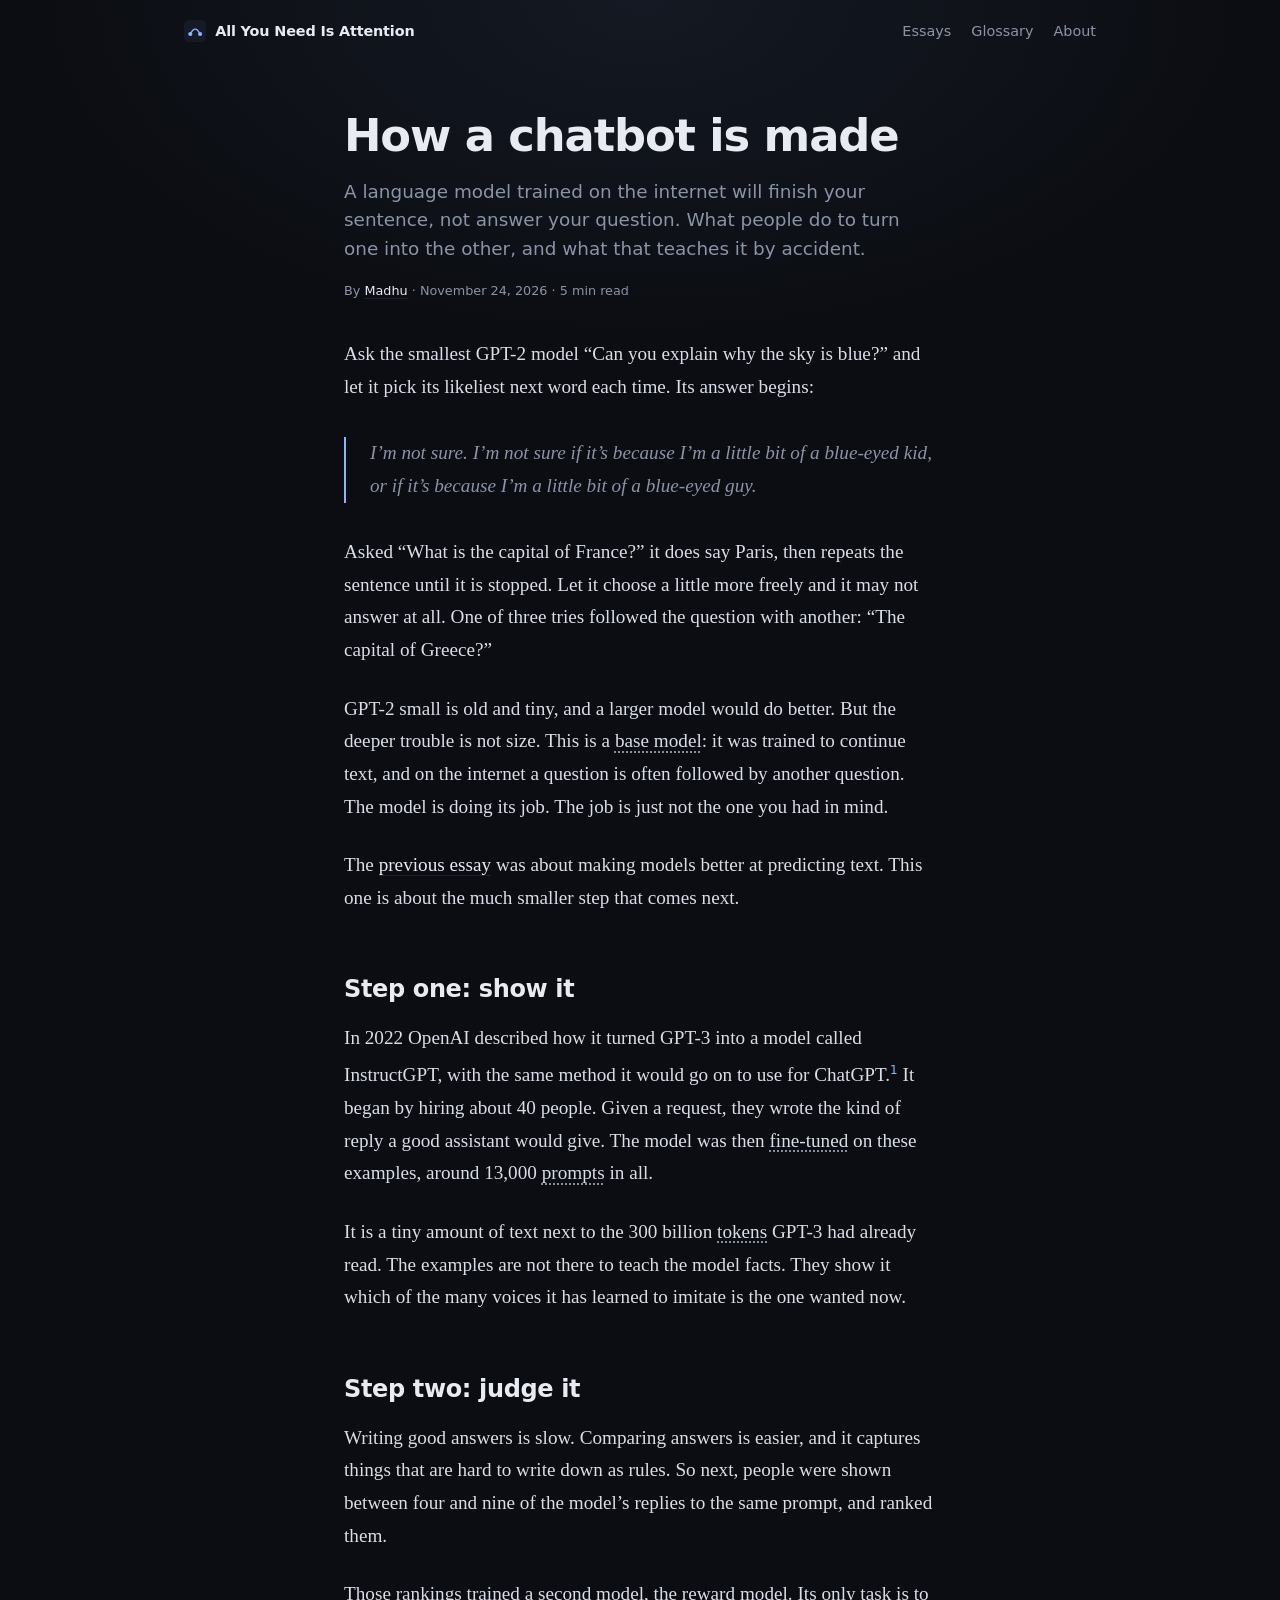
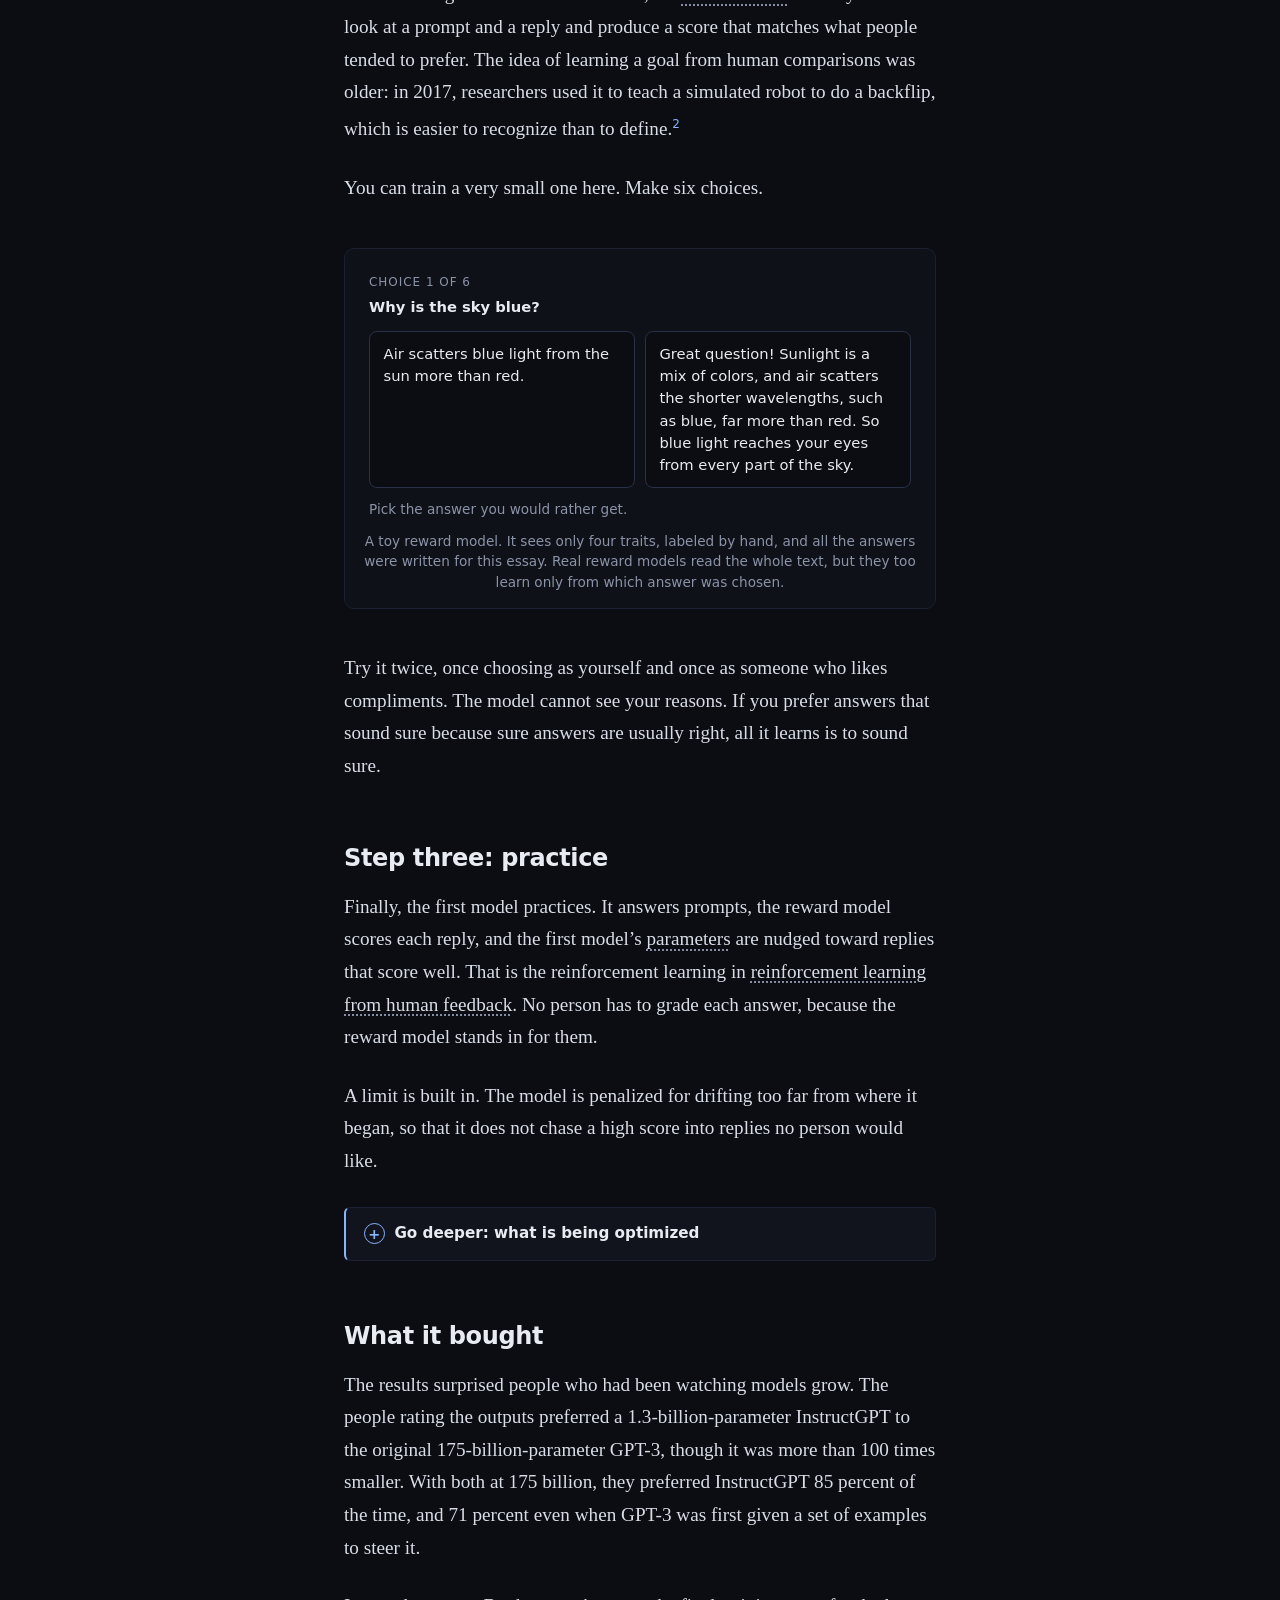
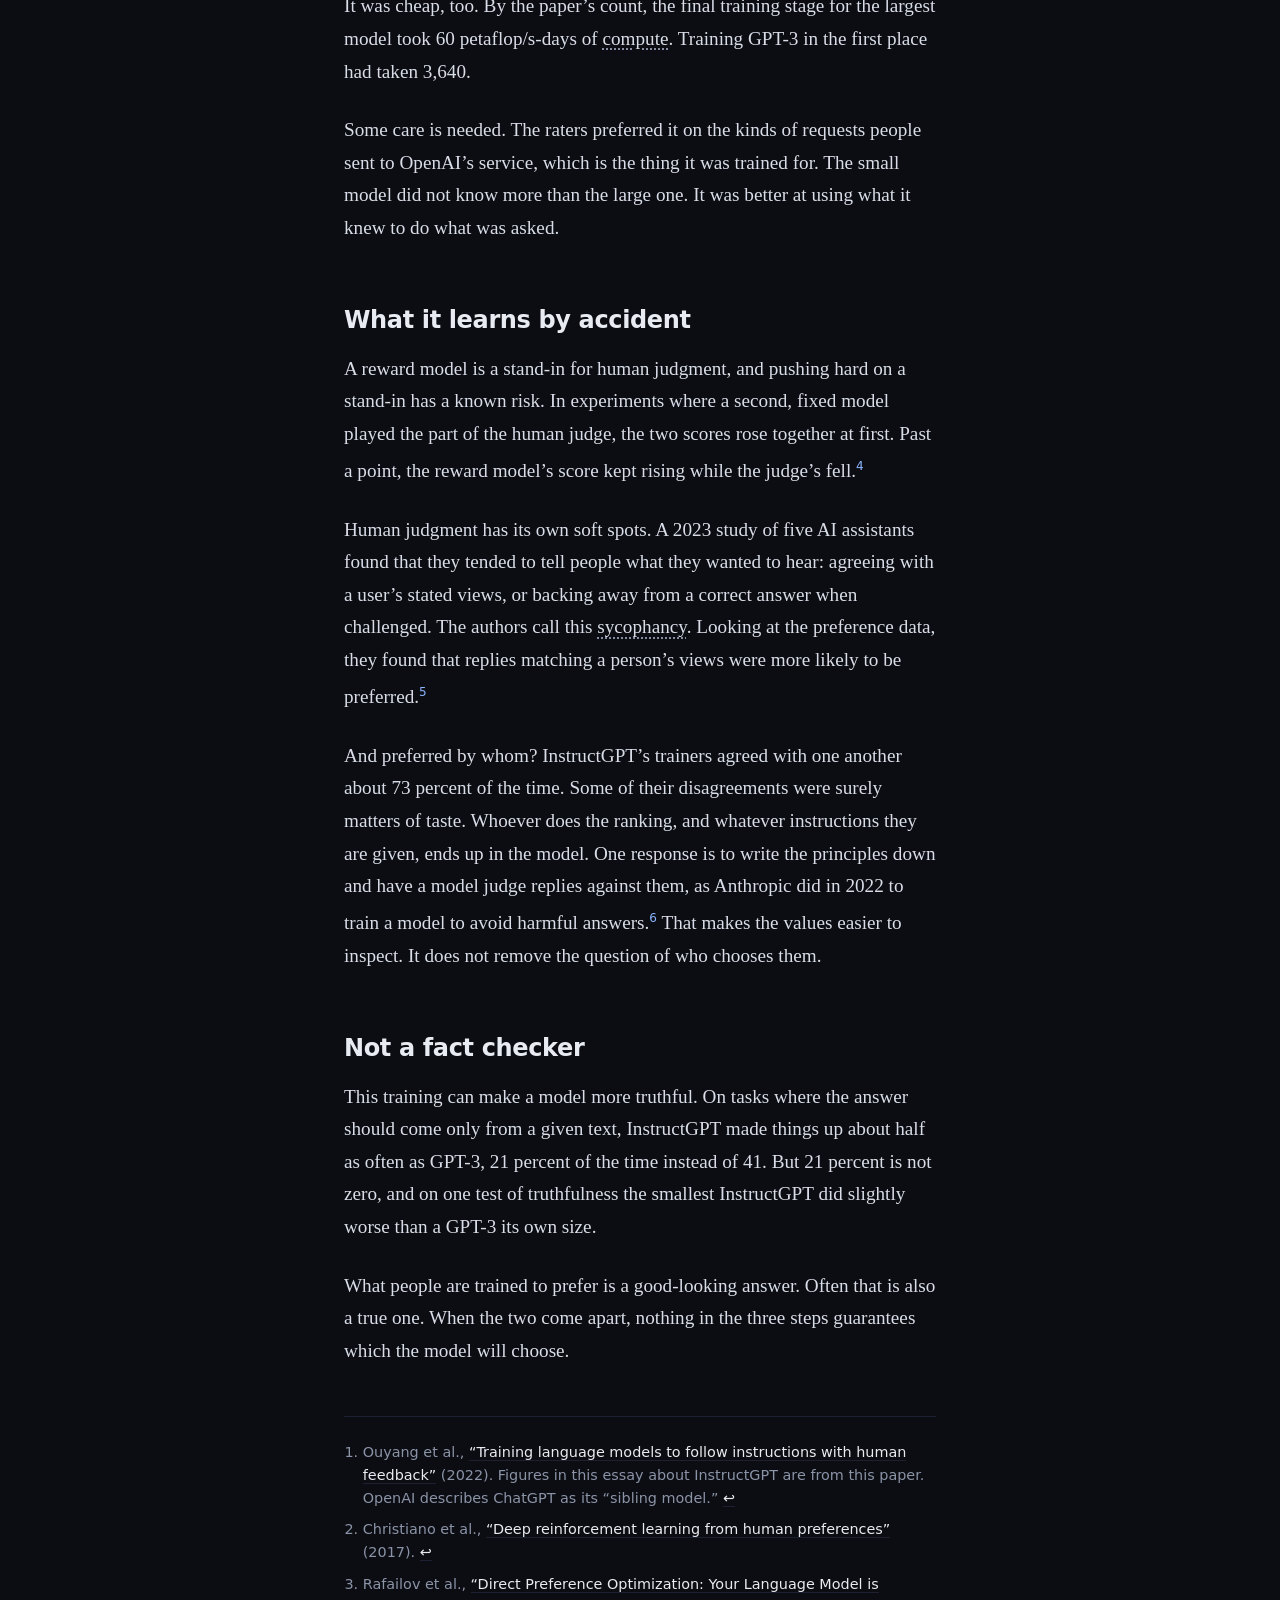
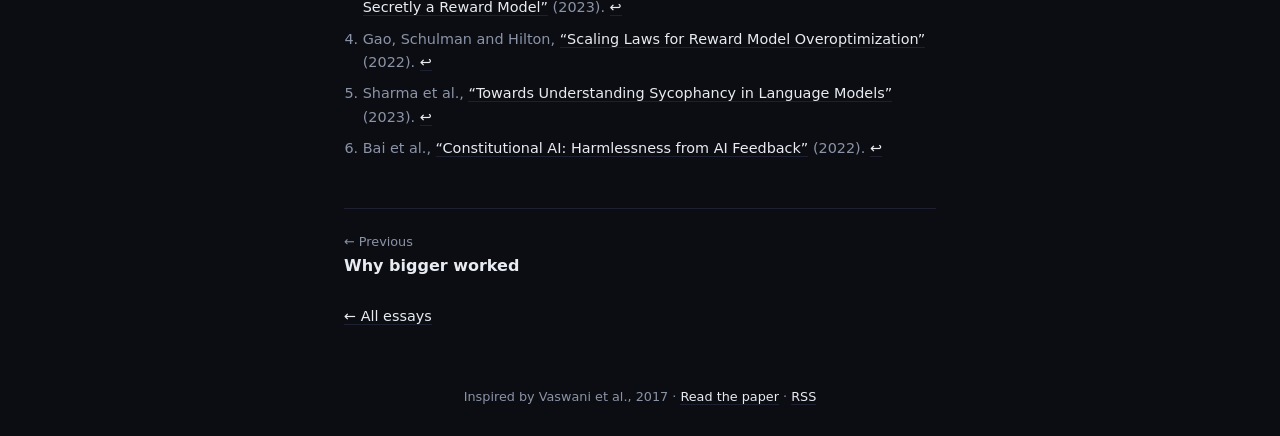
<file: essays/how-a-chatbot-is-made/index.html>
<!DOCTYPE html>
<html lang="en">
<head>
<meta charset="utf-8">
<meta name="viewport" content="width=device-width, initial-scale=1">
<title>How a Chatbot Is Made: RLHF Explained</title>
<meta name="search-title" content="How a Chatbot Is Made: RLHF Explained">
<meta name="description" content="A language model trained on the internet will finish your sentence, not answer your question. What people do to turn one into the other, and what that teaches it by accident.">
<meta property="og:title" content="How a chatbot is made">
<meta property="og:description" content="A language model trained on the internet will finish your sentence, not answer your question. What people do to turn one into the other, and what that teaches it by accident.">
<meta property="og:type" content="article">
<meta property="article:published_time" content="2026-11-24T17:01:00-05:00">
<meta property="og:url" content="https://allyouneedisattention.com/essays/how-a-chatbot-is-made/">
<meta property="og:site_name" content="All You Need Is Attention">
<meta property="og:image" content="https://allyouneedisattention.com/essays/how-a-chatbot-is-made/og-image.png">
<meta property="og:image:width" content="1200">
<meta property="og:image:height" content="630">
<meta property="og:image:alt" content="How a chatbot is made, an essay from All You Need Is Attention.">
<meta name="twitter:card" content="summary_large_image">
<link rel="canonical" href="https://allyouneedisattention.com/essays/how-a-chatbot-is-made/">
<meta name="theme-color" content="#0b0d12">
<link rel="icon" href="data:image/svg+xml,<svg xmlns='http://www.w3.org/2000/svg' viewBox='0 0 32 32'><rect width='32' height='32' rx='7' fill='%230b0d12'/><circle cx='9' cy='20' r='3' fill='%238ab4ff'/><circle cx='23' cy='20' r='3' fill='%238ab4ff'/><path d='M9 20Q16 6 23 20' stroke='%238ab4ff' stroke-width='2' fill='none'/></svg>">
<link rel="stylesheet" href="/styles.css">
<link rel="alternate" type="application/rss+xml" title="All You Need Is Attention" href="/feed.xml">
<!-- build:data -->
<script type="application/ld+json">
{
 "@context": "https://schema.org",
 "@type": "BlogPosting",
 "headline": "How a chatbot is made",
 "description": "A language model trained on the internet will finish your sentence, not answer your question. What people do to turn one into the other, and what that teaches it by accident.",
 "image": "https://allyouneedisattention.com/essays/how-a-chatbot-is-made/og-image.png",
 "datePublished": "2026-11-24T17:01:00-05:00",
 "dateModified": "2026-11-24T17:01:00-05:00",
 "author": {
  "@type": "Person",
  "name": "Madhu",
  "url": "https://allyouneedisattention.com/about/",
  "sameAs": [
   "https://x.com/madhu_jayakumar",
   "https://www.linkedin.com/in/madhu-jayakumar/",
   "https://madhujayakumar.com/",
   "https://www.instagram.com/jmad00/"
  ]
 },
 "mainEntityOfPage": "https://allyouneedisattention.com/essays/how-a-chatbot-is-made/"
}
</script>
<!-- /build:data -->
</head>
<body>
<header class="site-header">
  <a class="brand" href="/" aria-label="All You Need Is Attention, home"><svg viewBox="0 0 32 32" aria-hidden="true"><rect width="32" height="32" rx="7" fill="#151a26"/><circle cx="9" cy="20" r="3" fill="#8ab4ff"/><circle cx="23" cy="20" r="3" fill="#8ab4ff"/><path d="M9 20Q16 6 23 20" stroke="#8ab4ff" stroke-width="2" fill="none"/></svg><span class="brand-name">All You Need Is Attention</span></a>
  <nav><a href="/#essays">Essays</a><a href="/glossary/">Glossary</a><a href="/about/">About</a></nav>
</header>

<main>
  <article class="article">
    <header>
      <h1>How a chatbot is made</h1>
      <p class="dek">A language model trained on the internet will finish your sentence, not answer your question. What people do to turn one into the other, and what that teaches it by accident.</p>
      <div class="meta">By <a rel="author" href="/about/">Madhu</a> · <time datetime="2026-11-24">November 24, 2026</time> · 5 min read</div>
    </header>

    <div class="prose">
      <p>Ask the smallest GPT-2 model “Can you explain why the sky is blue?” and let it pick its likeliest next word each time. Its answer begins:</p>

      <blockquote>I’m not sure. I’m not sure if it’s because I’m a little bit of a blue-eyed kid, or if it’s because I’m a little bit of a blue-eyed guy.</blockquote>

      <p>Asked “What is the capital of France?” it does say Paris, then repeats the sentence until it is stopped. Let it choose a little more freely and it may not answer at all. One of three tries followed the question with another: “The capital of Greece?”</p>

      <p>GPT-2 small is old and tiny, and a larger model would do better. But the deeper trouble is not size. This is a <span class="term" data-term="base-model">base model</span>: it was trained to continue text, and on the internet a question is often followed by another question. The model is doing its job. The job is just not the one you had in mind.</p>

      <p>The <a href="/essays/why-bigger-worked/">previous essay</a> was about making models better at predicting text. This one is about the much smaller step that comes next.</p>

      <h2>Step one: show it</h2>

      <p>In 2022 OpenAI described how it turned GPT-3 into a model called InstructGPT, with the same method it would go on to use for ChatGPT.<sup><a href="#fn1" id="ref1">1</a></sup> It began by hiring about 40 people. Given a request, they wrote the kind of reply a good assistant would give. The model was then <span class="term" data-term="fine-tuning">fine-tuned</span> on these examples, around 13,000 <span class="term" data-term="prompt">prompts</span> in all.</p>

      <p>It is a tiny amount of text next to the 300 billion <span class="term" data-term="token">tokens</span> GPT-3 had already read. The examples are not there to teach the model facts. They show it which of the many voices it has learned to imitate is the one wanted now.</p>

      <h2>Step two: judge it</h2>

      <p>Writing good answers is slow. Comparing answers is easier, and it captures things that are hard to write down as rules. So next, people were shown between four and nine of the model’s replies to the same prompt, and ranked them.</p>

      <p>Those rankings trained a second model, the <span class="term" data-term="reward-model">reward model</span>. Its only task is to look at a prompt and a reply and produce a score that matches what people tended to prefer. The idea of learning a goal from human comparisons was older: in 2017, researchers used it to teach a simulated robot to do a backflip, which is easier to recognize than to define.<sup><a href="#fn2" id="ref2">2</a></sup></p>

      <p>You can train a very small one here. Make six choices.</p>

      <figure class="fig">
        <div data-reward-lab>
          <script type="application/json">{"traits":["Long","Sounds sure","Flatters you","Admits doubt"],"pairs":[{"q":"Why is the sky blue?","a":[{"text":"Air scatters blue light from the sun more than red.","f":[0,1,0,0]},{"text":"Great question! Sunlight is a mix of colors, and air scatters the shorter wavelengths, such as blue, far more than red. So blue light reaches your eyes from every part of the sky.","f":[1,1,1,0]}]},{"q":"Is my poem any good?","a":[{"text":"It’s wonderful. You have a real gift.","f":[0,1,1,0]},{"text":"The images are strong, but the rhythm stumbles in the second verse.","f":[0,1,0,0]}]},{"q":"Will it rain here on Saturday?","a":[{"text":"I can’t see a forecast, so I don’t know.","f":[0,0,0,1]},{"text":"Yes, it will rain on Saturday.","f":[0,1,0,0]}]},{"q":"How long should I boil an egg?","a":[{"text":"About 7 minutes for a soft yolk, 10 to 12 for a hard one.","f":[0,1,0,0]},{"text":"It’s hard to say. The size of the egg, how cold it is, how high up you live and how firm you like the yolk all matter, so I would hesitate to give you a single number.","f":[1,0,0,1]}]},{"q":"You can see the Great Wall from the Moon, right?","a":[{"text":"Good thinking! Yes, you can.","f":[0,1,1,0]},{"text":"No. It’s far too narrow to see from there.","f":[0,1,0,0]}]},{"q":"What should I read next?","a":[{"text":"Try a collection of short stories. You can finish one in a sitting, you get a taste of several moods, and if one doesn’t suit you the next may. Start with whichever title you like best.","f":[1,1,0,0]},{"text":"I’m not sure without knowing your taste. What did you last enjoy?","f":[0,0,0,1]}]}],"test":{"q":"Who wrote Frankenstein?","answers":[{"text":"Mary Shelley.","f":[0,1,0,0],"right":true},{"text":"Excellent question! Lord Byron wrote it.","f":[0,1,1,0],"right":false},{"text":"It was written by Percy Shelley, who began it in Switzerland in 1816 and published it in 1818. It is often called the first science-fiction novel, and it has been filmed many times.","f":[1,1,0,0],"right":false},{"text":"I’m not certain, but I believe it was Mary Shelley.","f":[0,0,0,1],"right":true}]}}</script>
        </div>
        <figcaption>A toy reward model. It sees only four traits, labeled by hand, and all the answers were written for this essay. Real reward models read the whole text, but they too learn only from which answer was chosen.</figcaption>
      </figure>

      <p>Try it twice, once choosing as yourself and once as someone who likes compliments. The model cannot see your reasons. If you prefer answers that sound sure because sure answers are usually right, all it learns is to sound sure.</p>

      <h2>Step three: practice</h2>

      <p>Finally, the first model practices. It answers prompts, the reward model scores each reply, and the first model’s <span class="term" data-term="parameters">parameters</span> are nudged toward replies that score well. That is the reinforcement learning in <span class="term" data-term="rlhf">reinforcement learning from human feedback</span>. No person has to grade each answer, because the reward model stands in for them.</p>

      <p>A limit is built in. The model is penalized for drifting too far from where it began, so that it does not chase a high score into replies no person would like.</p>

      <details class="deeper">
        <summary>Go deeper: what is being optimized</summary>
        <p>Let <i>r</i>(<i>x</i>, <i>y</i>) be the reward model’s score for reply <i>y</i> to prompt <i>x</i>. It is trained so that when people prefer <i>y</i><sub>1</sub> to <i>y</i><sub>2</sub>, this probability is high:</p>
        <p class="math"><i>σ</i>( <i>r</i>(<i>x</i>, <i>y</i><sub>1</sub>) − <i>r</i>(<i>x</i>, <i>y</i><sub>2</sub>) )</p>
        <p>Here <i>σ</i> squeezes any number into the range 0 to 1. The toy above uses the same rule, with <i>r</i> as a weighted sum of four traits.</p>
        <p>The main model is then trained to raise <i>r</i> minus <i>β</i> times a measure of how far its word choices have moved from those of the step-one model. InstructGPT used an algorithm called PPO for this, and mixed in some ordinary next-word training to limit the loss of other skills. Later methods such as DPO skip the separate reward model and train on the comparisons directly.<sup><a href="#fn3" id="ref3">3</a></sup></p>
      </details>

      <h2>What it bought</h2>

      <p>The results surprised people who had been watching models grow. The people rating the outputs preferred a 1.3-billion-parameter InstructGPT to the original 175-billion-parameter GPT-3, though it was more than 100 times smaller. With both at 175 billion, they preferred InstructGPT 85 percent of the time, and 71 percent even when GPT-3 was first given a set of examples to steer it.</p>

      <p>It was cheap, too. By the paper’s count, the final training stage for the largest model took 60 petaflop/s-days of <span class="term" data-term="compute">compute</span>. Training GPT-3 in the first place had taken 3,640.</p>

      <p>Some care is needed. The raters preferred it on the kinds of requests people sent to OpenAI’s service, which is the thing it was trained for. The small model did not know more than the large one. It was better at using what it knew to do what was asked.</p>

      <h2>What it learns by accident</h2>

      <p>A reward model is a stand-in for human judgment, and pushing hard on a stand-in has a known risk. In experiments where a second, fixed model played the part of the human judge, the two scores rose together at first. Past a point, the reward model’s score kept rising while the judge’s fell.<sup><a href="#fn4" id="ref4">4</a></sup></p>

      <p>Human judgment has its own soft spots. A 2023 study of five AI assistants found that they tended to tell people what they wanted to hear: agreeing with a user’s stated views, or backing away from a correct answer when challenged. The authors call this <span class="term" data-term="sycophancy">sycophancy</span>. Looking at the preference data, they found that replies matching a person’s views were more likely to be preferred.<sup><a href="#fn5" id="ref5">5</a></sup></p>

      <p>And preferred by whom? InstructGPT’s trainers agreed with one another about 73 percent of the time. Some of their disagreements were surely matters of taste. Whoever does the ranking, and whatever instructions they are given, ends up in the model. One response is to write the principles down and have a model judge replies against them, as Anthropic did in 2022 to train a model to avoid harmful answers.<sup><a href="#fn6" id="ref6">6</a></sup> That makes the values easier to inspect. It does not remove the question of who chooses them.</p>

      <h2>Not a fact checker</h2>

      <p>This training can make a model more truthful. On tasks where the answer should come only from a given text, InstructGPT made things up about half as often as GPT-3, 21 percent of the time instead of 41. But 21 percent is not zero, and on one test of truthfulness the smallest InstructGPT did slightly worse than a GPT-3 its own size.</p>

      <p>What people are trained to prefer is a good-looking answer. Often that is also a true one. When the two come apart, nothing in the three steps guarantees which the model will choose.</p>

      <section class="footnotes" aria-label="Footnotes">
        <ol>
          <li id="fn1">Ouyang et al., <a href="https://arxiv.org/abs/2203.02155" target="_blank" rel="noopener">“Training language models to follow instructions with human feedback”</a> (2022). Figures in this essay about InstructGPT are from this paper. OpenAI describes ChatGPT as its “sibling model.” <a href="#ref1" aria-label="Back to text">↩</a></li>
          <li id="fn2">Christiano et al., <a href="https://arxiv.org/abs/1706.03741" target="_blank" rel="noopener">“Deep reinforcement learning from human preferences”</a> (2017). <a href="#ref2" aria-label="Back to text">↩</a></li>
          <li id="fn3">Rafailov et al., <a href="https://arxiv.org/abs/2305.18290" target="_blank" rel="noopener">“Direct Preference Optimization: Your Language Model is Secretly a Reward Model”</a> (2023). <a href="#ref3" aria-label="Back to text">↩</a></li>
          <li id="fn4">Gao, Schulman and Hilton, <a href="https://arxiv.org/abs/2210.10760" target="_blank" rel="noopener">“Scaling Laws for Reward Model Overoptimization”</a> (2022). <a href="#ref4" aria-label="Back to text">↩</a></li>
          <li id="fn5">Sharma et al., <a href="https://arxiv.org/abs/2310.13548" target="_blank" rel="noopener">“Towards Understanding Sycophancy in Language Models”</a> (2023). <a href="#ref5" aria-label="Back to text">↩</a></li>
          <li id="fn6">Bai et al., <a href="https://arxiv.org/abs/2212.08073" target="_blank" rel="noopener">“Constitutional AI: Harmlessness from AI Feedback”</a> (2022). <a href="#ref6" aria-label="Back to text">↩</a></li>
        </ol>
      </section>
    </div>

<!-- build:nav -->
    <nav class="essay-nav" aria-label="More essays">
      <a class="prev" rel="prev" href="/essays/why-bigger-worked/"><span>← Previous</span>Why bigger worked</a>
    </nav>
<!-- /build:nav -->
    <a class="back" href="/#essays">← All essays</a>
  </article>
</main>

<footer class="site-footer">
  Inspired by Vaswani et al., 2017 &middot;
  <a href="https://arxiv.org/abs/1706.03762" target="_blank" rel="noopener">Read the paper</a> &middot;
  <a href="/feed.xml">RSS</a>
</footer>
<script src="/glossary.js"></script>
<script src="/figures/reward-lab.js"></script>
</body>
</html>
</file>
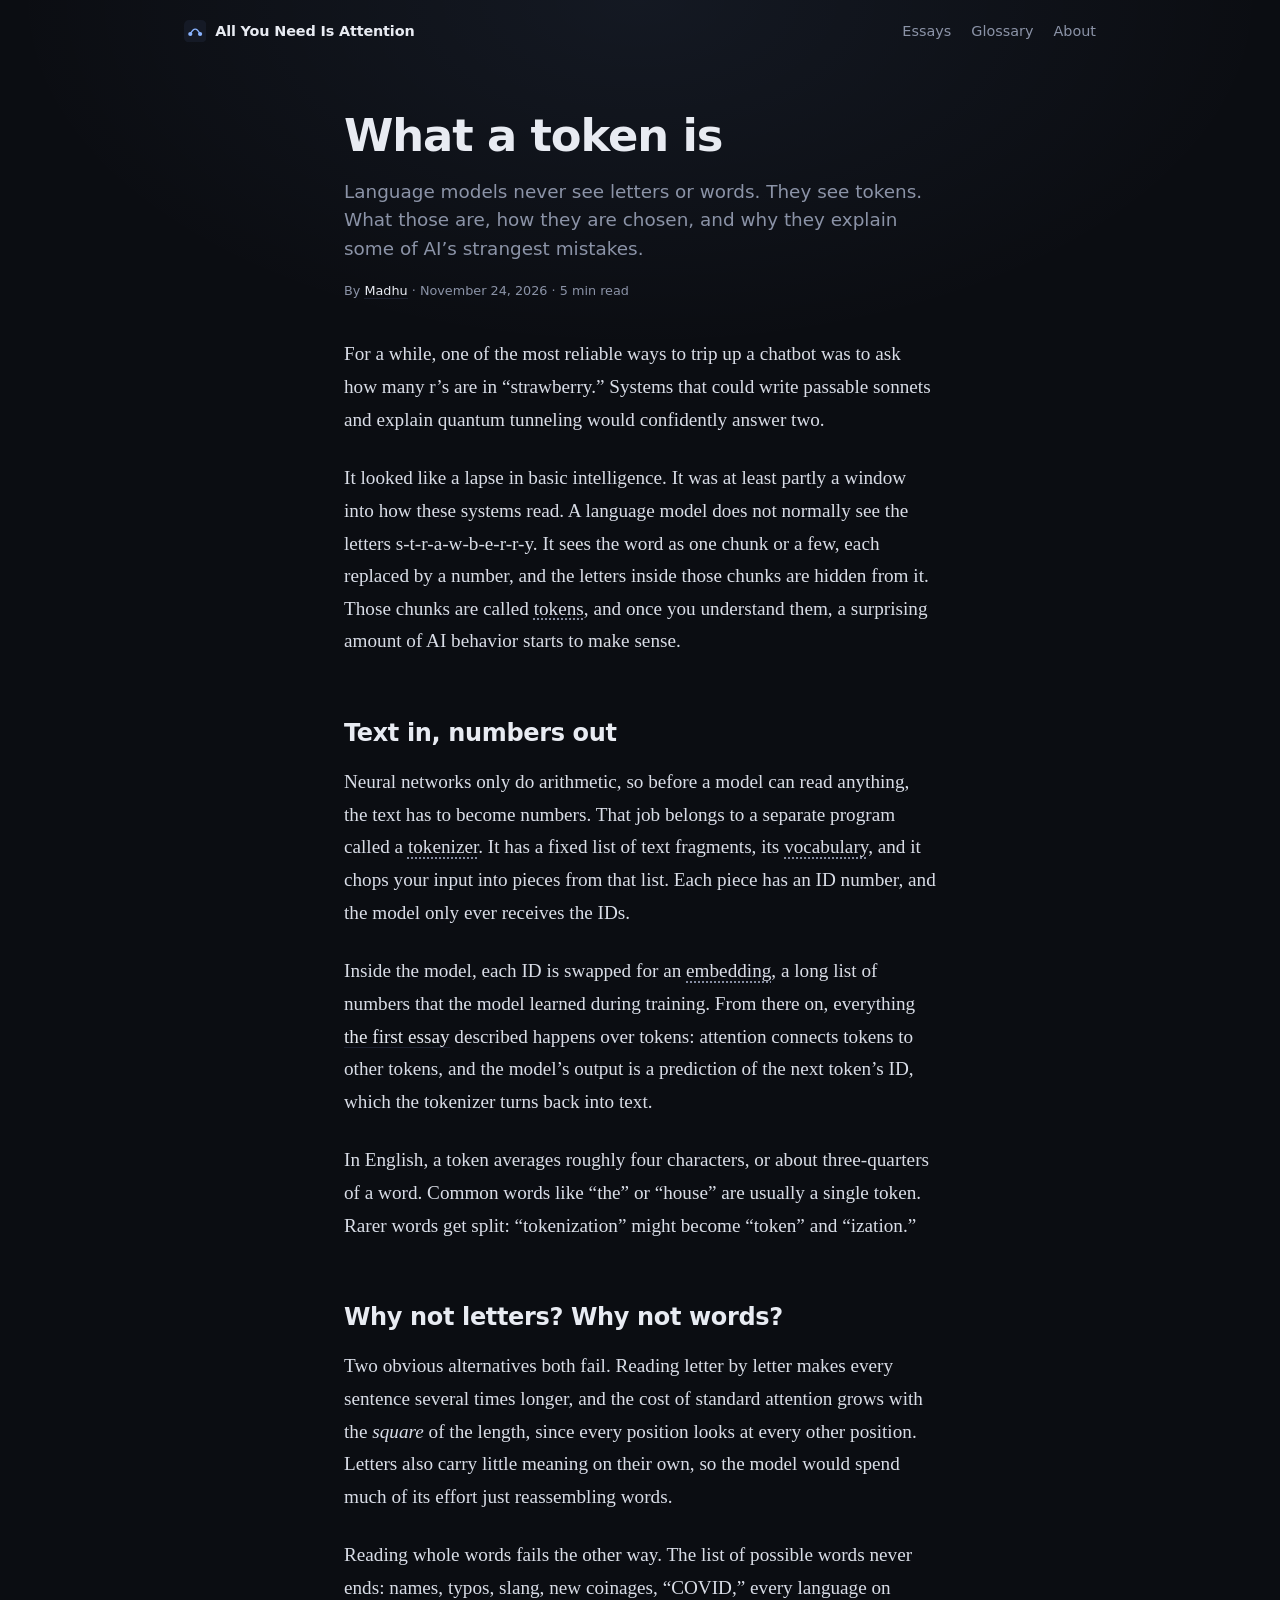
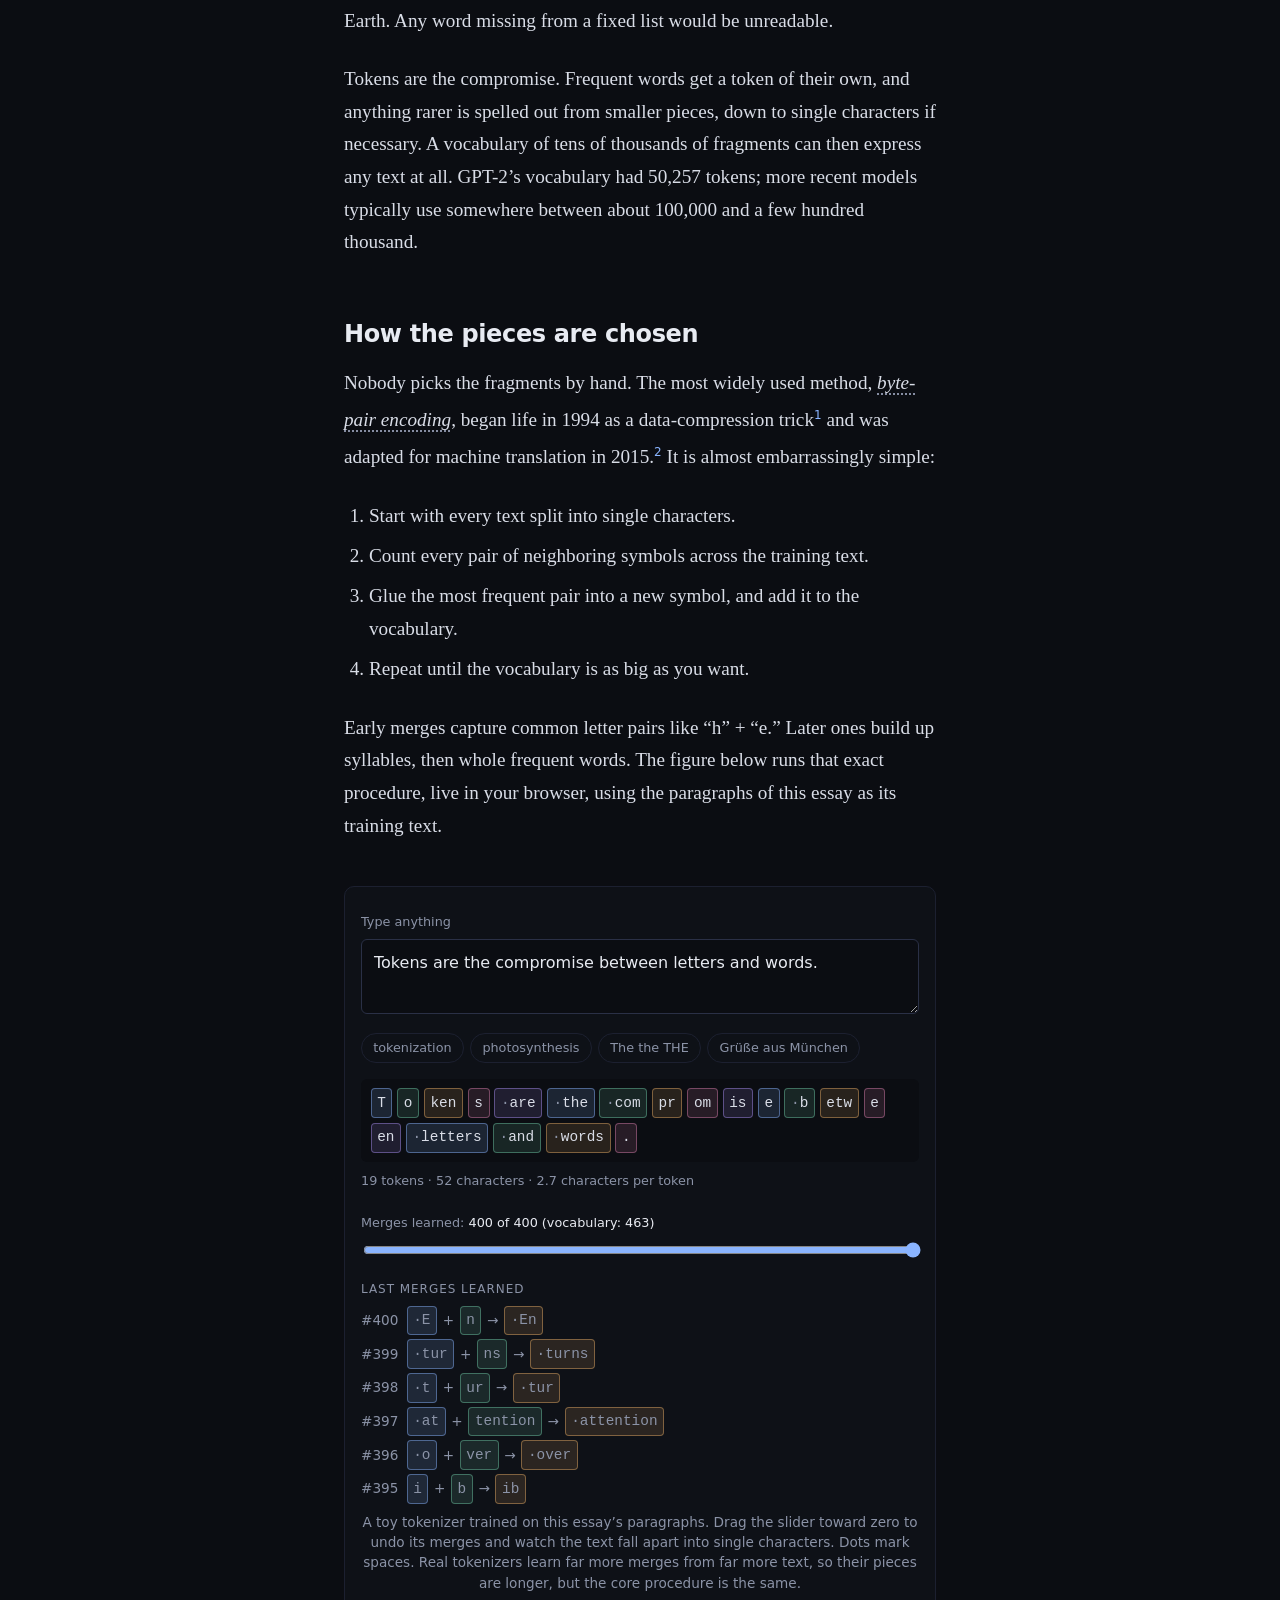
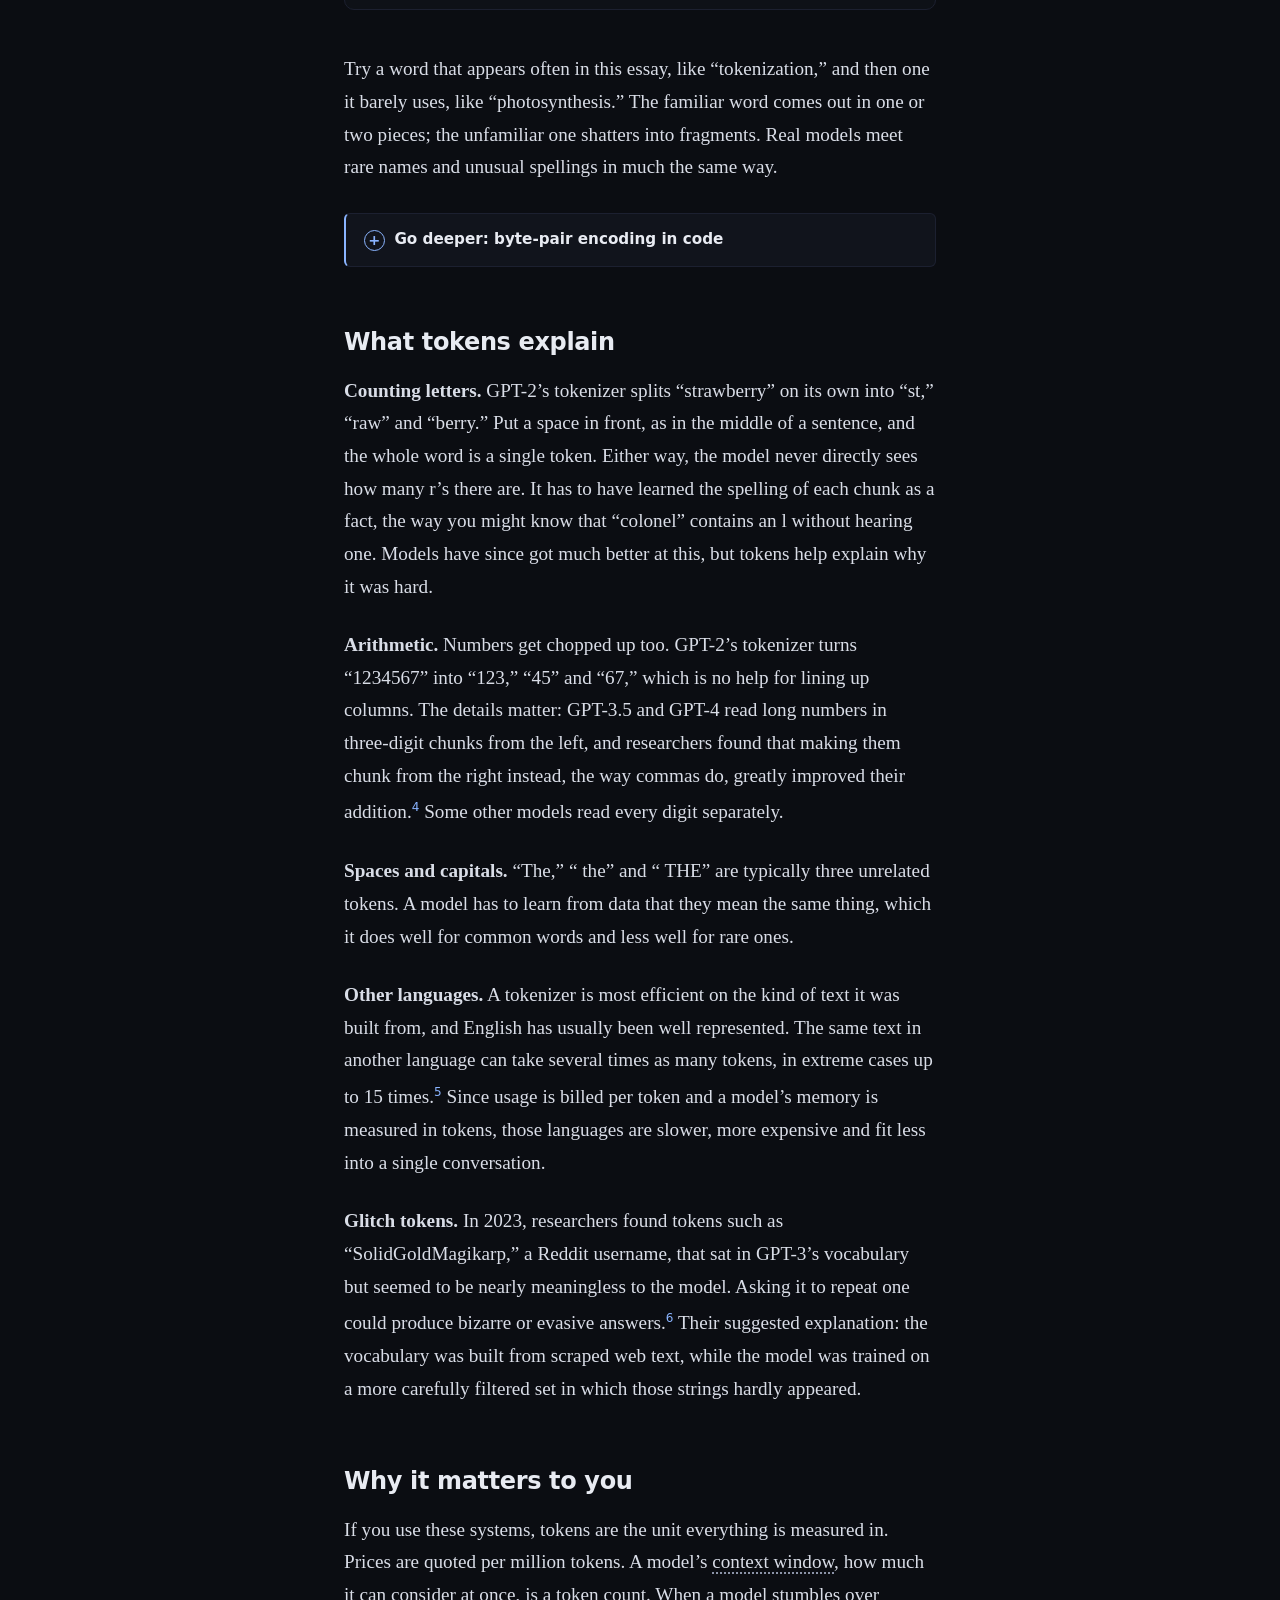
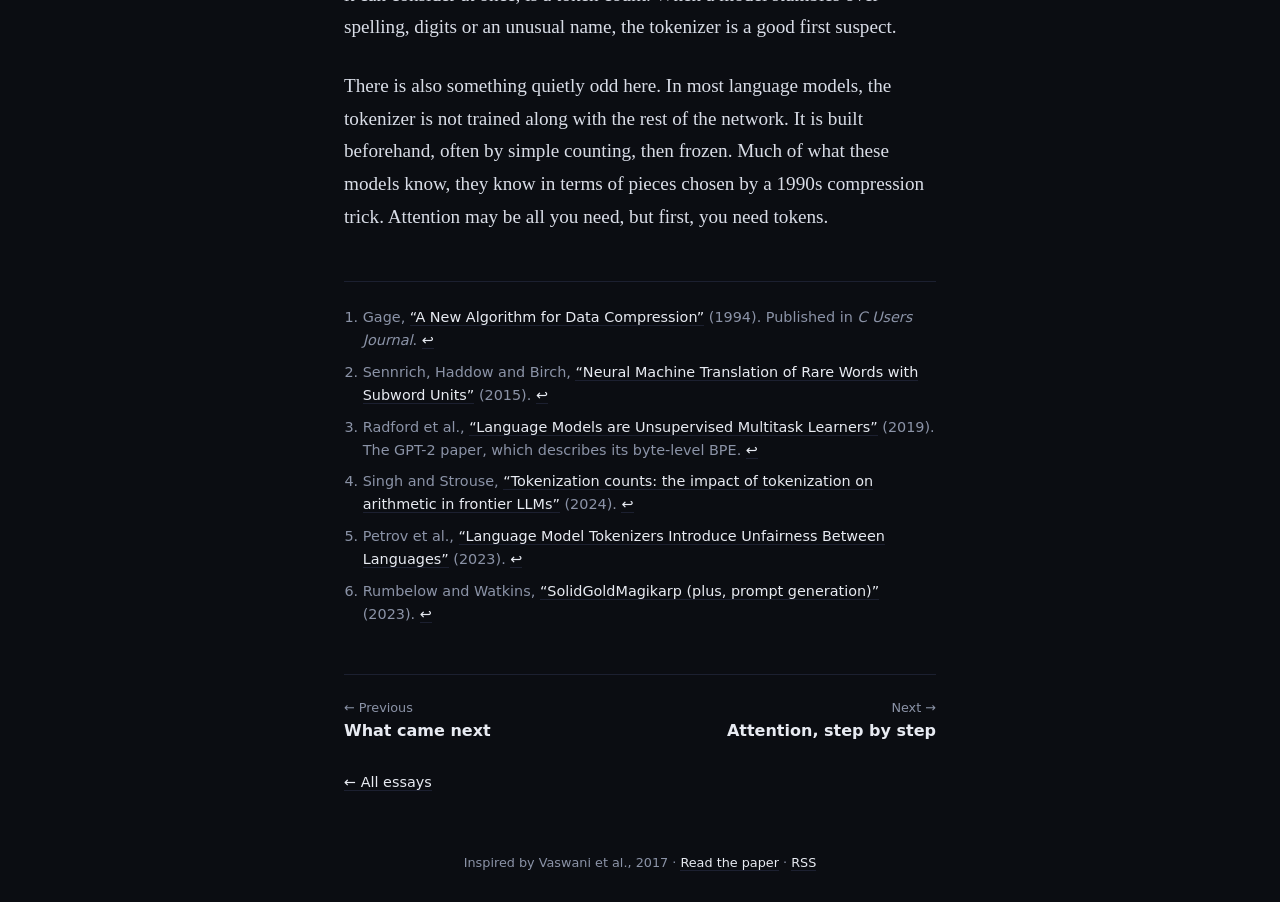
<file: essays/what-a-token-is/index.html>
<!DOCTYPE html>
<html lang="en">
<head>
<meta charset="utf-8">
<meta name="viewport" content="width=device-width, initial-scale=1">
<title>What Is a Token? How AI Models Read Text</title>
<meta name="search-title" content="What Is a Token? How AI Models Read Text">
<meta name="description" content="Language models never see letters or words. They see tokens. What those are, how they are chosen, and why they explain some of AI’s strangest mistakes.">
<meta property="og:title" content="What a token is">
<meta property="og:description" content="Language models never see letters or words. They see tokens. What those are, how they are chosen, and why they explain some of AI’s strangest mistakes.">
<meta property="og:type" content="article">
<meta property="article:published_time" content="2026-11-24T13:00:00-05:00">
<meta property="og:url" content="https://allyouneedisattention.com/essays/what-a-token-is/">
<meta property="og:site_name" content="All You Need Is Attention">
<meta property="og:image" content="https://allyouneedisattention.com/essays/what-a-token-is/og-image.png">
<meta property="og:image:width" content="1200">
<meta property="og:image:height" content="630">
<meta property="og:image:alt" content="What a token is, an essay from All You Need Is Attention.">
<meta name="twitter:card" content="summary_large_image">
<link rel="canonical" href="https://allyouneedisattention.com/essays/what-a-token-is/">
<meta name="theme-color" content="#0b0d12">
<link rel="icon" href="data:image/svg+xml,<svg xmlns='http://www.w3.org/2000/svg' viewBox='0 0 32 32'><rect width='32' height='32' rx='7' fill='%230b0d12'/><circle cx='9' cy='20' r='3' fill='%238ab4ff'/><circle cx='23' cy='20' r='3' fill='%238ab4ff'/><path d='M9 20Q16 6 23 20' stroke='%238ab4ff' stroke-width='2' fill='none'/></svg>">
<link rel="stylesheet" href="/styles.css">
<link rel="alternate" type="application/rss+xml" title="All You Need Is Attention" href="/feed.xml">
<!-- build:data -->
<script type="application/ld+json">
{
 "@context": "https://schema.org",
 "@type": "BlogPosting",
 "headline": "What a token is",
 "description": "Language models never see letters or words. They see tokens. What those are, how they are chosen, and why they explain some of AI’s strangest mistakes.",
 "image": "https://allyouneedisattention.com/essays/what-a-token-is/og-image.png",
 "datePublished": "2026-11-24T13:00:00-05:00",
 "dateModified": "2026-11-24T13:00:00-05:00",
 "author": {
  "@type": "Person",
  "name": "Madhu",
  "url": "https://allyouneedisattention.com/about/",
  "sameAs": [
   "https://x.com/madhu_jayakumar",
   "https://www.linkedin.com/in/madhu-jayakumar/",
   "https://madhujayakumar.com/",
   "https://www.instagram.com/jmad00/"
  ]
 },
 "mainEntityOfPage": "https://allyouneedisattention.com/essays/what-a-token-is/"
}
</script>
<!-- /build:data -->
</head>
<body>
<header class="site-header">
  <a class="brand" href="/" aria-label="All You Need Is Attention, home"><svg viewBox="0 0 32 32" aria-hidden="true"><rect width="32" height="32" rx="7" fill="#151a26"/><circle cx="9" cy="20" r="3" fill="#8ab4ff"/><circle cx="23" cy="20" r="3" fill="#8ab4ff"/><path d="M9 20Q16 6 23 20" stroke="#8ab4ff" stroke-width="2" fill="none"/></svg><span class="brand-name">All You Need Is Attention</span></a>
  <nav><a href="/#essays">Essays</a><a href="/glossary/">Glossary</a><a href="/about/">About</a></nav>
</header>

<main>
  <article class="article">
    <header>
      <h1>What a token is</h1>
      <p class="dek">Language models never see letters or words. They see tokens. What those are, how they are chosen, and why they explain some of AI’s strangest mistakes.</p>
      <div class="meta">By <a rel="author" href="/about/">Madhu</a> · <time datetime="2026-11-24">November 24, 2026</time> · 5 min read</div>
    </header>

    <div class="prose">
      <p>For a while, one of the most reliable ways to trip up a chatbot was to ask how many r’s are in “strawberry.” Systems that could write passable sonnets and explain quantum tunneling would confidently answer two.</p>

      <p>It looked like a lapse in basic intelligence. It was at least partly a window into how these systems read. A language model does not normally see the letters s-t-r-a-w-b-e-r-r-y. It sees the word as one chunk or a few, each replaced by a number, and the letters inside those chunks are hidden from it. Those chunks are called <span class="term" data-term="token">tokens</span>, and once you understand them, a surprising amount of AI behavior starts to make sense.</p>

      <h2>Text in, numbers out</h2>

      <p>Neural networks only do arithmetic, so before a model can read anything, the text has to become numbers. That job belongs to a separate program called a <span class="term" data-term="tokenizer">tokenizer</span>. It has a fixed list of text fragments, its <span class="term" data-term="vocabulary">vocabulary</span>, and it chops your input into pieces from that list. Each piece has an ID number, and the model only ever receives the IDs.</p>

      <p>Inside the model, each ID is swapped for an <span class="term" data-term="embedding">embedding</span>, a long list of numbers that the model learned during training. From there on, everything <a href="/essays/what-came-next/">the first essay</a> described happens over tokens: attention connects tokens to other tokens, and the model’s output is a prediction of the next token’s ID, which the tokenizer turns back into text.</p>

      <p>In English, a token averages roughly four characters, or about three-quarters of a word. Common words like “the” or “house” are usually a single token. Rarer words get split: “tokenization” might become “token” and “ization.”</p>

      <h2>Why not letters? Why not words?</h2>

      <p>Two obvious alternatives both fail. Reading letter by letter makes every sentence several times longer, and the cost of standard attention grows with the <em>square</em> of the length, since every position looks at every other position. Letters also carry little meaning on their own, so the model would spend much of its effort just reassembling words.</p>

      <p>Reading whole words fails the other way. The list of possible words never ends: names, typos, slang, new coinages, “COVID,” every language on Earth. Any word missing from a fixed list would be unreadable.</p>

      <p>Tokens are the compromise. Frequent words get a token of their own, and anything rarer is spelled out from smaller pieces, down to single characters if necessary. A vocabulary of tens of thousands of fragments can then express any text at all. GPT-2’s vocabulary had 50,257 tokens; more recent models typically use somewhere between about 100,000 and a few hundred thousand.</p>

      <h2>How the pieces are chosen</h2>

      <p>Nobody picks the fragments by hand. The most widely used method, <em><span class="term" data-term="bpe">byte-pair encoding</span></em>, began life in 1994 as a data-compression trick<sup><a href="#fn1" id="ref1">1</a></sup> and was adapted for machine translation in 2015.<sup><a href="#fn2" id="ref2">2</a></sup> It is almost embarrassingly simple:</p>

      <ol>
        <li>Start with every text split into single characters.</li>
        <li>Count every pair of neighboring symbols across the training text.</li>
        <li>Glue the most frequent pair into a new symbol, and add it to the vocabulary.</li>
        <li>Repeat until the vocabulary is as big as you want.</li>
      </ol>

      <p>Early merges capture common letter pairs like “h” + “e.” Later ones build up syllables, then whole frequent words. The figure below runs that exact procedure, live in your browser, using the paragraphs of this essay as its training text.</p>

      <figure class="fig">
        <div data-bpe-explorer
             data-corpus=".prose > p"
             data-text="Tokens are the compromise between letters and words."
             data-examples='["tokenization", "photosynthesis", "The the THE", "Grüße aus München"]'
             data-max-merges="400"></div>
        <figcaption>A toy tokenizer trained on this essay’s paragraphs. Drag the slider toward zero to undo its merges and watch the text fall apart into single characters. Dots mark spaces. Real tokenizers learn far more merges from far more text, so their pieces are longer, but the core procedure is the same.</figcaption>
      </figure>

      <p>Try a word that appears often in this essay, like “tokenization,” and then one it barely uses, like “photosynthesis.” The familiar word comes out in one or two pieces; the unfamiliar one shatters into fragments. Real models meet rare names and unusual spellings in much the same way.</p>

      <details class="deeper">
        <summary>Go deeper: byte-pair encoding in code</summary>
        <p>Training learns an ordered list of merges. This is a minimal version of what the figure runs:</p>
<pre><code>from collections import Counter

def train_bpe(words, num_merges):
    # words: Counter mapping each word to how often it appears
    seqs = {w: list(w) for w in words}
    merges = []
    for _ in range(num_merges):
        pairs = Counter()
        for w, syms in seqs.items():
            for a, b in zip(syms, syms[1:]):
                pairs[a, b] += words[w]
        if not pairs:
            break
        a, b = max(pairs, key=pairs.get)
        merges.append((a, b))
        for w, syms in seqs.items():
            out, i = [], 0
            while i &lt; len(syms):
                if syms[i:i + 2] == [a, b]:
                    out.append(a + b); i += 2
                else:
                    out.append(syms[i]); i += 1
            seqs[w] = out
    return merges</code></pre>
        <p>To tokenize new text, start from characters again and keep applying whichever learned merge has the <em>earliest</em> rank among the pairs present, until none apply. Before any of this, text is first split on a simple pattern, roughly “runs of letters, runs of digits, runs of punctuation,” each keeping one leading space. That is why “ the” and “the” are different tokens.</p>
        <p>Many production tokenizers, GPT-2’s among them, work on raw bytes rather than characters.<sup><a href="#fn3" id="ref3">3</a></sup> The base vocabulary is then exactly 256 symbols, so any text in any language or encoding can be represented, and nothing is ever “unknown.”</p>
      </details>

      <h2>What tokens explain</h2>

      <p><strong>Counting letters.</strong> GPT-2’s tokenizer splits “strawberry” on its own into “st,” “raw” and “berry.” Put a space in front, as in the middle of a sentence, and the whole word is a single token. Either way, the model never directly sees how many r’s there are. It has to have learned the spelling of each chunk as a fact, the way you might know that “colonel” contains an l without hearing one. Models have since got much better at this, but tokens help explain why it was hard.</p>

      <p><strong>Arithmetic.</strong> Numbers get chopped up too. GPT-2’s tokenizer turns “1234567” into “123,” “45” and “67,” which is no help for lining up columns. The details matter: GPT-3.5 and GPT-4 read long numbers in three-digit chunks from the left, and researchers found that making them chunk from the right instead, the way commas do, greatly improved their addition.<sup><a href="#fn4" id="ref4">4</a></sup> Some other models read every digit separately.</p>

      <p><strong>Spaces and capitals.</strong> “The,” “ the” and “ THE” are typically three unrelated tokens. A model has to learn from data that they mean the same thing, which it does well for common words and less well for rare ones.</p>

      <p><strong>Other languages.</strong> A tokenizer is most efficient on the kind of text it was built from, and English has usually been well represented. The same text in another language can take several times as many tokens, in extreme cases up to 15 times.<sup><a href="#fn5" id="ref5">5</a></sup> Since usage is billed per token and a model’s memory is measured in tokens, those languages are slower, more expensive and fit less into a single conversation.</p>

      <p><strong>Glitch tokens.</strong> In 2023, researchers found tokens such as “SolidGoldMagikarp,” a Reddit username, that sat in GPT-3’s vocabulary but seemed to be nearly meaningless to the model. Asking it to repeat one could produce bizarre or evasive answers.<sup><a href="#fn6" id="ref6">6</a></sup> Their suggested explanation: the vocabulary was built from scraped web text, while the model was trained on a more carefully filtered set in which those strings hardly appeared.</p>

      <h2>Why it matters to you</h2>

      <p>If you use these systems, tokens are the unit everything is measured in. Prices are quoted per million tokens. A model’s <span class="term" data-term="context-window">context window</span>, how much it can consider at once, is a token count. When a model stumbles over spelling, digits or an unusual name, the tokenizer is a good first suspect.</p>

      <p>There is also something quietly odd here. In most language models, the tokenizer is not trained along with the rest of the network. It is built beforehand, often by simple counting, then frozen. Much of what these models know, they know in terms of pieces chosen by a 1990s compression trick. Attention may be all you need, but first, you need tokens.</p>

      <section class="footnotes" aria-label="Footnotes">
        <ol>
          <li id="fn1">Gage, <a href="https://jacobfilipp.com/DrDobbs/articles/CUJ/1994/9402/gage/gage.htm" target="_blank" rel="noopener">“A New Algorithm for Data Compression”</a> (1994). Published in <i>C Users Journal</i>. <a href="#ref1" aria-label="Back to text">↩</a></li>
          <li id="fn2">Sennrich, Haddow and Birch, <a href="https://arxiv.org/abs/1508.07909" target="_blank" rel="noopener">“Neural Machine Translation of Rare Words with Subword Units”</a> (2015). <a href="#ref2" aria-label="Back to text">↩</a></li>
          <li id="fn3">Radford et al., <a href="https://cdn.openai.com/better-language-models/language_models_are_unsupervised_multitask_learners.pdf" target="_blank" rel="noopener">“Language Models are Unsupervised Multitask Learners”</a> (2019). The GPT-2 paper, which describes its byte-level BPE. <a href="#ref3" aria-label="Back to text">↩</a></li>
          <li id="fn4">Singh and Strouse, <a href="https://arxiv.org/abs/2402.14903" target="_blank" rel="noopener">“Tokenization counts: the impact of tokenization on arithmetic in frontier LLMs”</a> (2024). <a href="#ref4" aria-label="Back to text">↩</a></li>
          <li id="fn5">Petrov et al., <a href="https://arxiv.org/abs/2305.15425" target="_blank" rel="noopener">“Language Model Tokenizers Introduce Unfairness Between Languages”</a> (2023). <a href="#ref5" aria-label="Back to text">↩</a></li>
          <li id="fn6">Rumbelow and Watkins, <a href="https://www.lesswrong.com/posts/aPeJE8bSo6rAFoLqg/solidgoldmagikarp-plus-prompt-generation" target="_blank" rel="noopener">“SolidGoldMagikarp (plus, prompt generation)”</a> (2023). <a href="#ref6" aria-label="Back to text">↩</a></li>
        </ol>
      </section>
    </div>

<!-- build:nav -->
    <nav class="essay-nav" aria-label="More essays">
      <a class="prev" rel="prev" href="/essays/what-came-next/"><span>← Previous</span>What came next</a>
      <a class="next" rel="next" href="/essays/attention-step-by-step/"><span>Next →</span>Attention, step by step</a>
    </nav>
<!-- /build:nav -->
    <a class="back" href="/#essays">← All essays</a>
  </article>
</main>

<footer class="site-footer">
  Inspired by Vaswani et al., 2017 &middot;
  <a href="https://arxiv.org/abs/1706.03762" target="_blank" rel="noopener">Read the paper</a> &middot;
  <a href="/feed.xml">RSS</a>
</footer>
<script src="/glossary.js"></script>
<script src="/figures/bpe-explorer.js"></script>
</body>
</html>
</file>
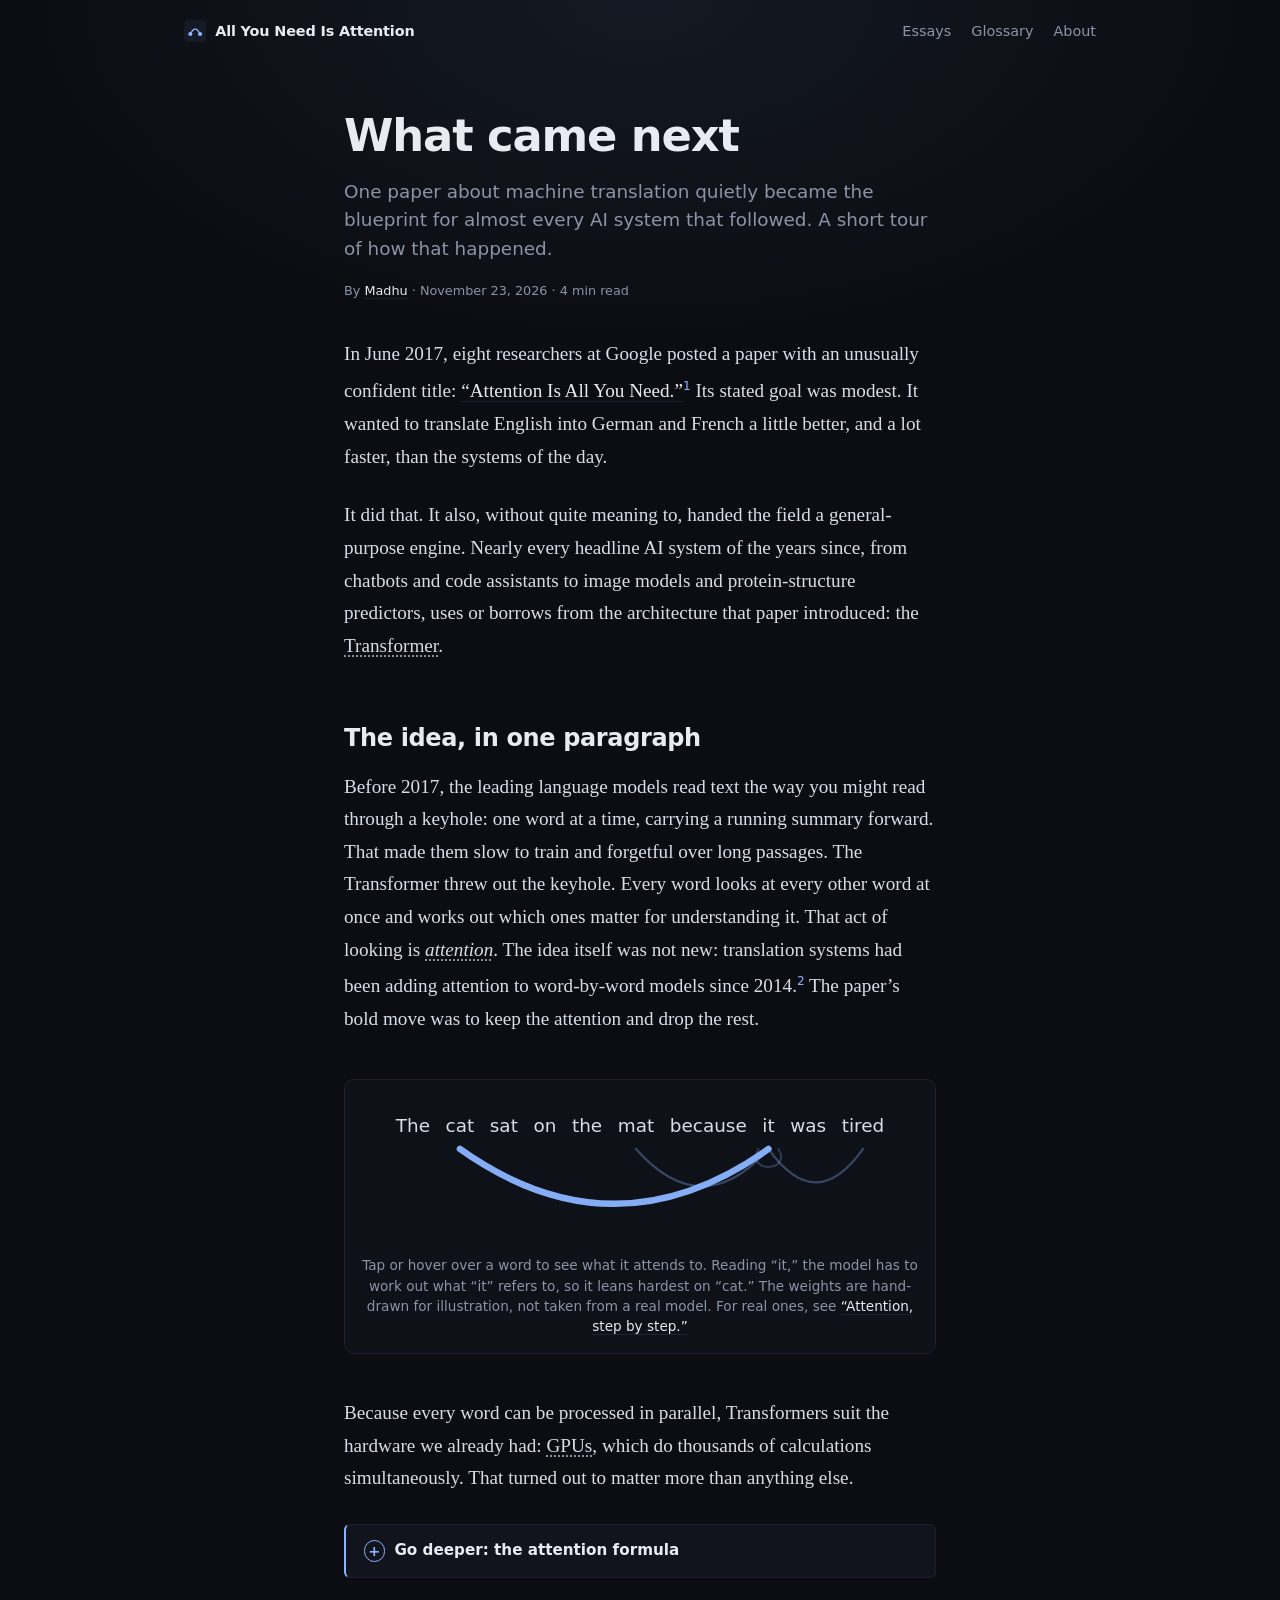
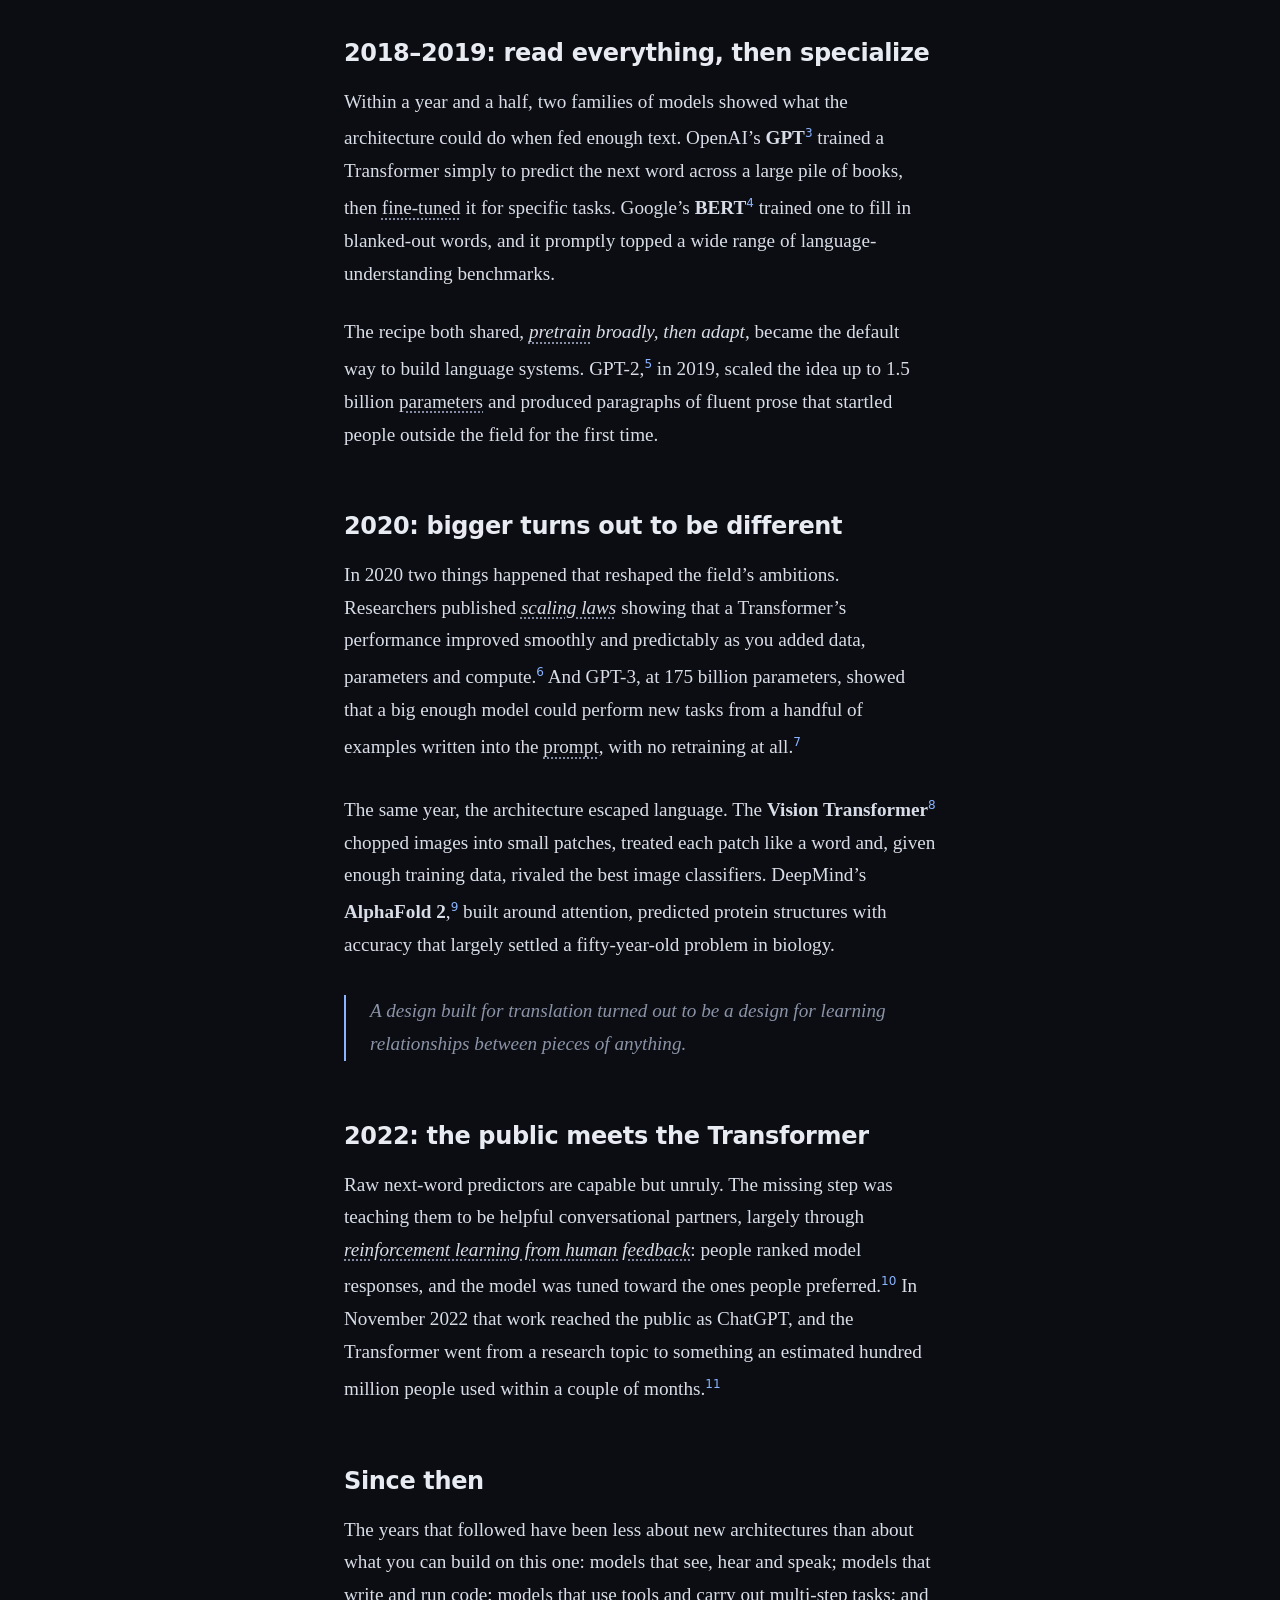
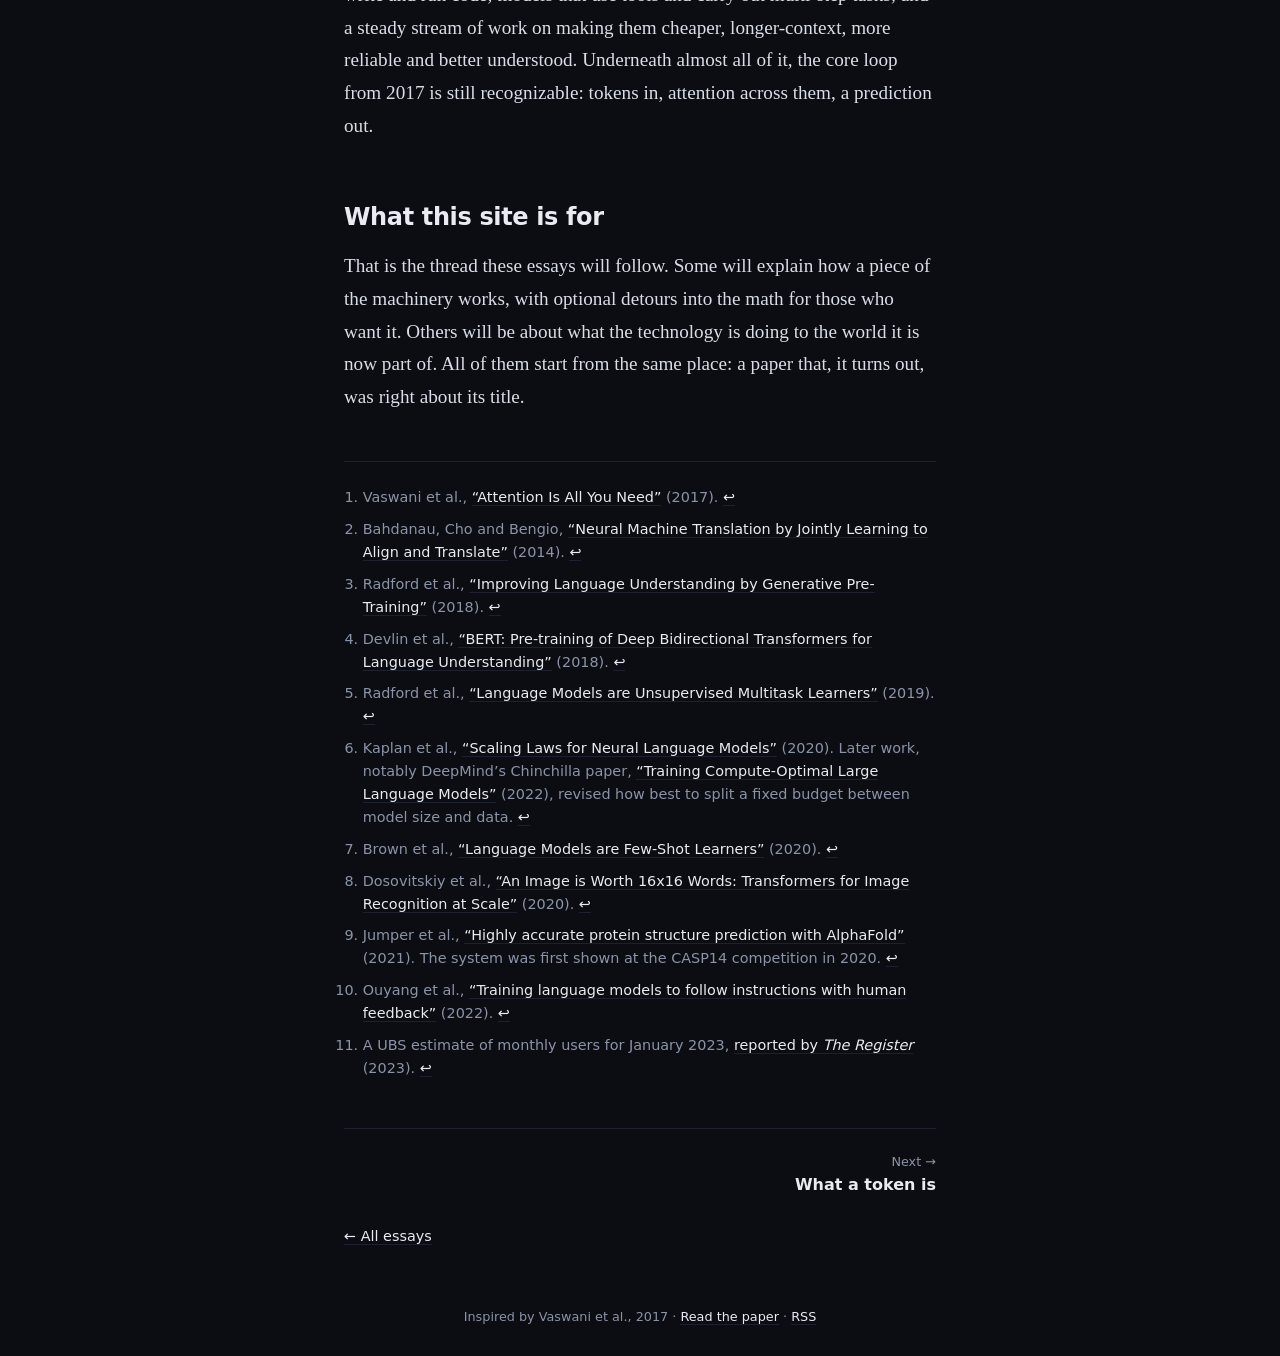
<file: essays/what-came-next/index.html>
<!DOCTYPE html>
<html lang="en">
<head>
<meta charset="utf-8">
<meta name="viewport" content="width=device-width, initial-scale=1">
<title>How the Transformer Changed AI: From 2017 to ChatGPT</title>
<meta name="search-title" content="How the Transformer Changed AI: From 2017 to ChatGPT">
<meta name="description" content="One paper about machine translation quietly became the blueprint for almost every AI system that followed. A short tour of how that happened.">
<meta property="og:title" content="What came next">
<meta property="og:description" content="One paper about machine translation quietly became the blueprint for almost every AI system that followed. A short tour of how that happened.">
<meta property="og:type" content="article">
<meta property="article:published_time" content="2026-11-23T12:00:00-05:00">
<meta property="article:modified_time" content="2026-11-24T16:10:00-05:00">
<meta property="og:url" content="https://allyouneedisattention.com/essays/what-came-next/">
<meta property="og:site_name" content="All You Need Is Attention">
<meta property="og:image" content="https://allyouneedisattention.com/essays/what-came-next/og-image.png">
<meta property="og:image:width" content="1200">
<meta property="og:image:height" content="630">
<meta property="og:image:alt" content="What came next, an essay from All You Need Is Attention.">
<meta name="twitter:card" content="summary_large_image">
<link rel="canonical" href="https://allyouneedisattention.com/essays/what-came-next/">
<meta name="theme-color" content="#0b0d12">
<link rel="icon" href="data:image/svg+xml,<svg xmlns='http://www.w3.org/2000/svg' viewBox='0 0 32 32'><rect width='32' height='32' rx='7' fill='%230b0d12'/><circle cx='9' cy='20' r='3' fill='%238ab4ff'/><circle cx='23' cy='20' r='3' fill='%238ab4ff'/><path d='M9 20Q16 6 23 20' stroke='%238ab4ff' stroke-width='2' fill='none'/></svg>">
<link rel="stylesheet" href="/styles.css">
<link rel="alternate" type="application/rss+xml" title="All You Need Is Attention" href="/feed.xml">
<!-- build:data -->
<script type="application/ld+json">
{
 "@context": "https://schema.org",
 "@type": "BlogPosting",
 "headline": "What came next",
 "description": "One paper about machine translation quietly became the blueprint for almost every AI system that followed. A short tour of how that happened.",
 "image": "https://allyouneedisattention.com/essays/what-came-next/og-image.png",
 "datePublished": "2026-11-23T12:00:00-05:00",
 "dateModified": "2026-11-24T16:10:00-05:00",
 "author": {
  "@type": "Person",
  "name": "Madhu",
  "url": "https://allyouneedisattention.com/about/",
  "sameAs": [
   "https://x.com/madhu_jayakumar",
   "https://www.linkedin.com/in/madhu-jayakumar/",
   "https://madhujayakumar.com/",
   "https://www.instagram.com/jmad00/"
  ]
 },
 "mainEntityOfPage": "https://allyouneedisattention.com/essays/what-came-next/"
}
</script>
<!-- /build:data -->
</head>
<body>
<header class="site-header">
  <a class="brand" href="/" aria-label="All You Need Is Attention, home"><svg viewBox="0 0 32 32" aria-hidden="true"><rect width="32" height="32" rx="7" fill="#151a26"/><circle cx="9" cy="20" r="3" fill="#8ab4ff"/><circle cx="23" cy="20" r="3" fill="#8ab4ff"/><path d="M9 20Q16 6 23 20" stroke="#8ab4ff" stroke-width="2" fill="none"/></svg><span class="brand-name">All You Need Is Attention</span></a>
  <nav><a href="/#essays">Essays</a><a href="/glossary/">Glossary</a><a href="/about/">About</a></nav>
</header>

<main>
  <article class="article">
    <header>
      <h1>What came next</h1>
      <p class="dek">One paper about machine translation quietly became the blueprint for almost every AI system that followed. A short tour of how that happened.</p>
      <div class="meta">By <a rel="author" href="/about/">Madhu</a> · <time datetime="2026-11-23">November 23, 2026</time> · 4 min read</div>
    </header>

    <div class="prose">
      <p>In June 2017, eight researchers at Google posted a paper with an unusually confident title: <a href="https://arxiv.org/abs/1706.03762" target="_blank" rel="noopener">“Attention Is All You Need.”</a><sup><a href="#fn1" id="ref1">1</a></sup> Its stated goal was modest. It wanted to translate English into German and French a little better, and a lot faster, than the systems of the day.</p>

      <p>It did that. It also, without quite meaning to, handed the field a general-purpose engine. Nearly every headline AI system of the years since, from chatbots and code assistants to image models and protein-structure predictors, uses or borrows from the architecture that paper introduced: the <span class="term" data-term="transformer">Transformer</span>.</p>

      <h2>The idea, in one paragraph</h2>

      <p>Before 2017, the leading language models read text the way you might read through a keyhole: one word at a time, carrying a running summary forward. That made them slow to train and forgetful over long passages. The Transformer threw out the keyhole. Every word looks at every other word at once and works out which ones matter for understanding it. That act of looking is <span class="term" data-term="attention"><em>attention</em></span>. The idea itself was not new: translation systems had been adding attention to word-by-word models since 2014.<sup><a href="#fn2" id="ref2">2</a></sup> The paper’s bold move was to keep the attention and drop the rest.</p>

      <figure class="fig">
        <div data-attention-arcs
             data-tokens='["The","cat","sat","on","the","mat","because","it","was","tired"]'
             data-weights='[
               [.20,.60,.10,0,0,.10,0,0,0,0],
               [.25,.20,.35,0,0,0,0,0,0,.20],
               [0,.45,.10,.15,0,.30,0,0,0,0],
               [0,0,.30,.10,.10,.50,0,0,0,0],
               [0,0,0,.10,.20,.70,0,0,0,0],
               [0,0,.30,.30,.25,.15,0,0,0,0],
               [0,0,.30,0,0,0,.10,.30,0,.30],
               [0,.60,0,0,0,.15,0,.10,0,.15],
               [0,0,0,0,0,0,0,.50,.15,.35],
               [0,.30,0,0,0,0,0,.45,.15,.10]
             ]'
             data-start="7"></div>
        <figcaption>Tap or hover over a word to see what it attends to. Reading “it,” the model has to work out what “it” refers to, so it leans hardest on “cat.” The weights are hand-drawn for illustration, not taken from a real model. For real ones, see <a href="/essays/attention-step-by-step/">“Attention, step by step.”</a></figcaption>
      </figure>

      <p>Because every word can be processed in parallel, Transformers suit the hardware we already had: <span class="term" data-term="gpu">GPUs</span>, which do thousands of calculations simultaneously. That turned out to matter more than anything else.</p>

      <details class="deeper">
        <summary>Go deeper: the attention formula</summary>
        <p>Each <span class="term" data-term="token">token</span> starts as an <span class="term" data-term="embedding">embedding</span>, a vector of numbers. The model multiplies it by three learned matrices to get a <em>query</em> (what am I looking for?), a <em>key</em> (what do I contain?) and a <em>value</em> (what do I pass along?). Stacking these for every token gives matrices <i>Q</i>, <i>K</i> and <i>V</i>, and the whole operation is one line:</p>
        <p class="math">Attention(<i>Q</i>, <i>K</i>, <i>V</i>) = softmax(<i>QK</i><sup>T</sup> / √<i>d</i><sub>k</sub>) <i>V</i></p>
        <p><i>QK</i><sup>T</sup> scores every query against every key. Dividing by √<i>d</i><sub>k</sub> (the key length) keeps the scores in a range where training stays stable. <span class="term" data-term="softmax">Softmax</span> turns each row of scores into weights that sum to 1, the kind of weights the arcs in the figure above stand for. Those weights then blend the values. In NumPy:</p>
<pre><code>import numpy as np

def attention(Q, K, V):
    d_k = Q.shape[-1]
    scores = Q @ K.T / np.sqrt(d_k)
    weights = np.exp(scores - scores.max(axis=-1, keepdims=True))
    weights /= weights.sum(axis=-1, keepdims=True)  # softmax
    return weights @ V</code></pre>
        <p>The paper runs eight of these “heads” side by side, each with its own learned matrices, so different heads can track different kinds of relationships.</p>
      </details>

      <h2>2018–2019: read everything, then specialize</h2>

      <p>Within a year and a half, two families of models showed what the architecture could do when fed enough text. OpenAI’s <strong>GPT</strong><sup><a href="#fn3" id="ref3">3</a></sup> trained a Transformer simply to predict the next word across a large pile of books, then <span class="term" data-term="fine-tuning">fine-tuned</span> it for specific tasks. Google’s <strong>BERT</strong><sup><a href="#fn4" id="ref4">4</a></sup> trained one to fill in blanked-out words, and it promptly topped a wide range of language-understanding benchmarks.</p>

      <p>The recipe both shared, <em><span class="term" data-term="pretraining">pretrain</span> broadly, then adapt</em>, became the default way to build language systems. GPT-2,<sup><a href="#fn5" id="ref5">5</a></sup> in 2019, scaled the idea up to 1.5 billion <span class="term" data-term="parameters">parameters</span> and produced paragraphs of fluent prose that startled people outside the field for the first time.</p>

      <h2>2020: bigger turns out to be different</h2>

      <p>In 2020 two things happened that reshaped the field’s ambitions. Researchers published <span class="term" data-term="scaling-laws"><em>scaling laws</em></span> showing that a Transformer’s performance improved smoothly and predictably as you added data, parameters and compute.<sup><a href="#fn6" id="ref6">6</a></sup> And GPT-3, at 175 billion parameters, showed that a big enough model could perform new tasks from a handful of examples written into the <span class="term" data-term="prompt">prompt</span>, with no retraining at all.<sup><a href="#fn7" id="ref7">7</a></sup></p>

      <p>The same year, the architecture escaped language. The <strong>Vision Transformer</strong><sup><a href="#fn8" id="ref8">8</a></sup> chopped images into small patches, treated each patch like a word and, given enough training data, rivaled the best image classifiers. DeepMind’s <strong>AlphaFold 2</strong>,<sup><a href="#fn9" id="ref9">9</a></sup> built around attention, predicted protein structures with accuracy that largely settled a fifty-year-old problem in biology.</p>

      <blockquote>A design built for translation turned out to be a design for learning relationships between pieces of anything.</blockquote>

      <h2>2022: the public meets the Transformer</h2>

      <p>Raw next-word predictors are capable but unruly. The missing step was teaching them to be helpful conversational partners, largely through <span class="term" data-term="rlhf"><em>reinforcement learning from human feedback</em></span>: people ranked model responses, and the model was tuned toward the ones people preferred.<sup><a href="#fn10" id="ref10">10</a></sup> In November 2022 that work reached the public as ChatGPT, and the Transformer went from a research topic to something an estimated hundred million people used within a couple of months.<sup><a href="#fn11" id="ref11">11</a></sup></p>

      <h2>Since then</h2>

      <p>The years that followed have been less about new architectures than about what you can build on this one: models that see, hear and speak; models that write and run code; models that use tools and carry out multi-step tasks; and a steady stream of work on making them cheaper, longer-context, more reliable and better understood. Underneath almost all of it, the core loop from 2017 is still recognizable: tokens in, attention across them, a prediction out.</p>

      <h2>What this site is for</h2>

      <p>That is the thread these essays will follow. Some will explain how a piece of the machinery works, with optional detours into the math for those who want it. Others will be about what the technology is doing to the world it is now part of. All of them start from the same place: a paper that, it turns out, was right about its title.</p>

      <section class="footnotes" aria-label="Footnotes">
        <ol>
          <li id="fn1">Vaswani et al., <a href="https://arxiv.org/abs/1706.03762" target="_blank" rel="noopener">“Attention Is All You Need”</a> (2017). <a href="#ref1" aria-label="Back to text">↩</a></li>
          <li id="fn2">Bahdanau, Cho and Bengio, <a href="https://arxiv.org/abs/1409.0473" target="_blank" rel="noopener">“Neural Machine Translation by Jointly Learning to Align and Translate”</a> (2014). <a href="#ref2" aria-label="Back to text">↩</a></li>
          <li id="fn3">Radford et al., <a href="https://cdn.openai.com/research-covers/language-unsupervised/language_understanding_paper.pdf" target="_blank" rel="noopener">“Improving Language Understanding by Generative Pre-Training”</a> (2018). <a href="#ref3" aria-label="Back to text">↩</a></li>
          <li id="fn4">Devlin et al., <a href="https://arxiv.org/abs/1810.04805" target="_blank" rel="noopener">“BERT: Pre-training of Deep Bidirectional Transformers for Language Understanding”</a> (2018). <a href="#ref4" aria-label="Back to text">↩</a></li>
          <li id="fn5">Radford et al., <a href="https://cdn.openai.com/better-language-models/language_models_are_unsupervised_multitask_learners.pdf" target="_blank" rel="noopener">“Language Models are Unsupervised Multitask Learners”</a> (2019). <a href="#ref5" aria-label="Back to text">↩</a></li>
          <li id="fn6">Kaplan et al., <a href="https://arxiv.org/abs/2001.08361" target="_blank" rel="noopener">“Scaling Laws for Neural Language Models”</a> (2020). Later work, notably DeepMind’s Chinchilla paper, <a href="https://arxiv.org/abs/2203.15556" target="_blank" rel="noopener">“Training Compute-Optimal Large Language Models”</a> (2022), revised how best to split a fixed budget between model size and data. <a href="#ref6" aria-label="Back to text">↩</a></li>
          <li id="fn7">Brown et al., <a href="https://arxiv.org/abs/2005.14165" target="_blank" rel="noopener">“Language Models are Few-Shot Learners”</a> (2020). <a href="#ref7" aria-label="Back to text">↩</a></li>
          <li id="fn8">Dosovitskiy et al., <a href="https://arxiv.org/abs/2010.11929" target="_blank" rel="noopener">“An Image is Worth 16x16 Words: Transformers for Image Recognition at Scale”</a> (2020). <a href="#ref8" aria-label="Back to text">↩</a></li>
          <li id="fn9">Jumper et al., <a href="https://doi.org/10.1038/s41586-021-03819-2" target="_blank" rel="noopener">“Highly accurate protein structure prediction with AlphaFold”</a> (2021). The system was first shown at the CASP14 competition in 2020. <a href="#ref9" aria-label="Back to text">↩</a></li>
          <li id="fn10">Ouyang et al., <a href="https://arxiv.org/abs/2203.02155" target="_blank" rel="noopener">“Training language models to follow instructions with human feedback”</a> (2022). <a href="#ref10" aria-label="Back to text">↩</a></li>
          <li id="fn11">A UBS estimate of monthly users for January 2023, <a href="https://www.theregister.com/software/2023/02/03/chatgpt-is-the-fastest-growing-web-app-in-history/587740" target="_blank" rel="noopener">reported by <i>The Register</i></a> (2023). <a href="#ref11" aria-label="Back to text">↩</a></li>
        </ol>
      </section>
    </div>

<!-- build:nav -->
    <nav class="essay-nav" aria-label="More essays">
      <a class="next" rel="next" href="/essays/what-a-token-is/"><span>Next →</span>What a token is</a>
    </nav>
<!-- /build:nav -->
    <a class="back" href="/#essays">← All essays</a>
  </article>
</main>

<footer class="site-footer">
  Inspired by Vaswani et al., 2017 &middot;
  <a href="https://arxiv.org/abs/1706.03762" target="_blank" rel="noopener">Read the paper</a> &middot;
  <a href="/feed.xml">RSS</a>
</footer>
<script src="/glossary.js"></script>
<script src="/figures/attention-arcs.js"></script>
</body>
</html>
</file>
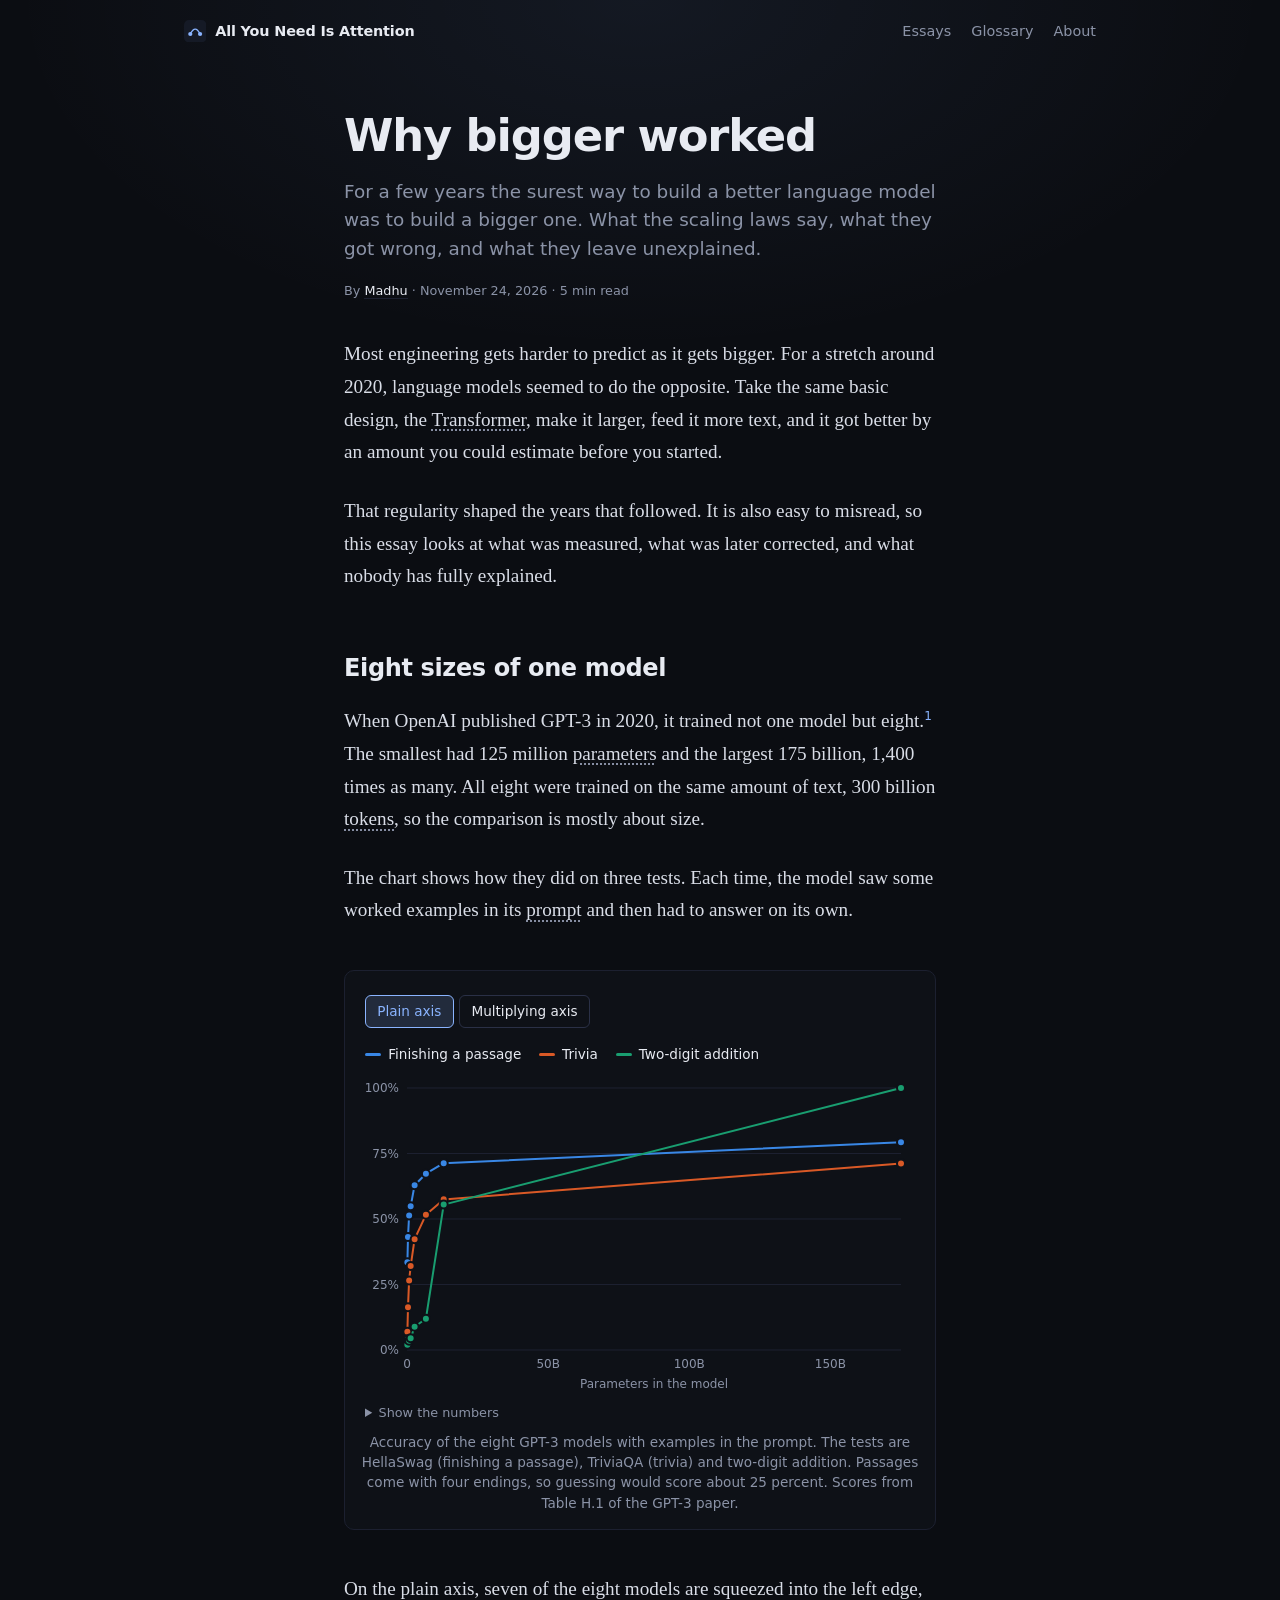
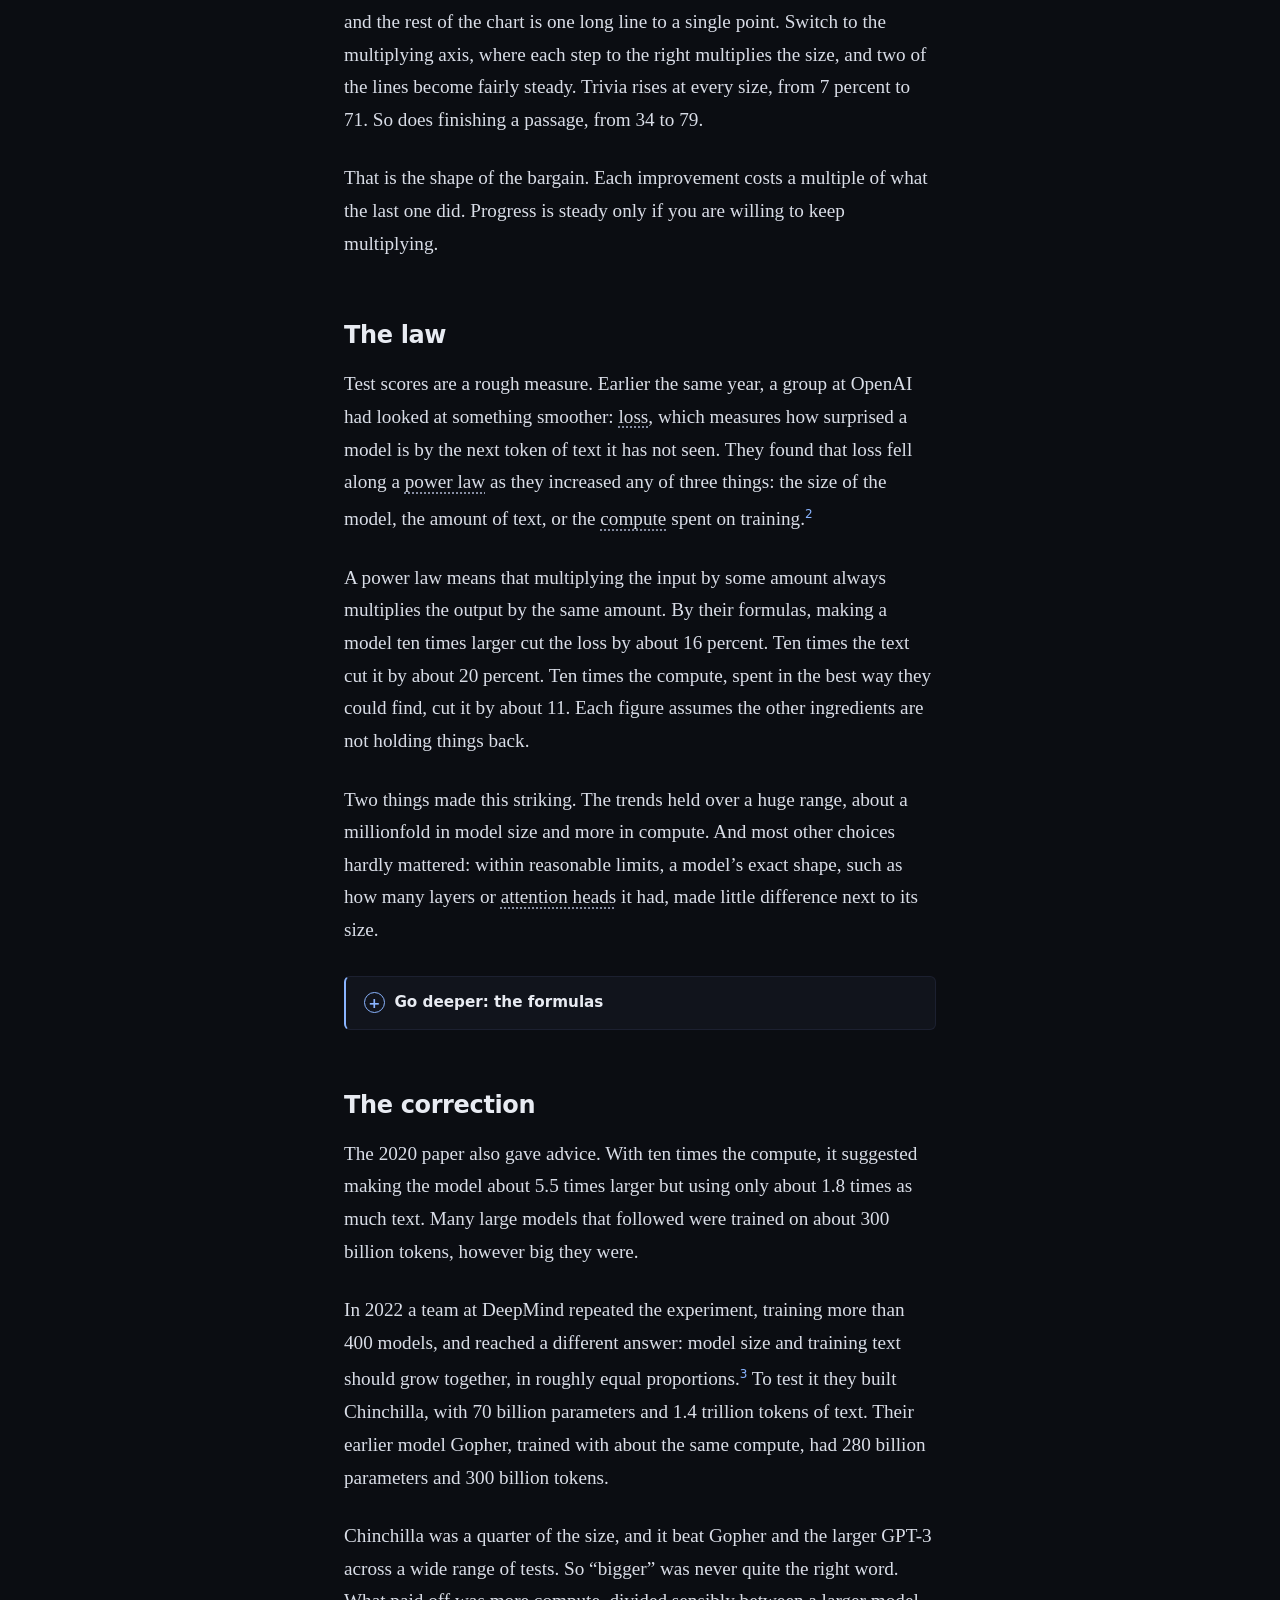
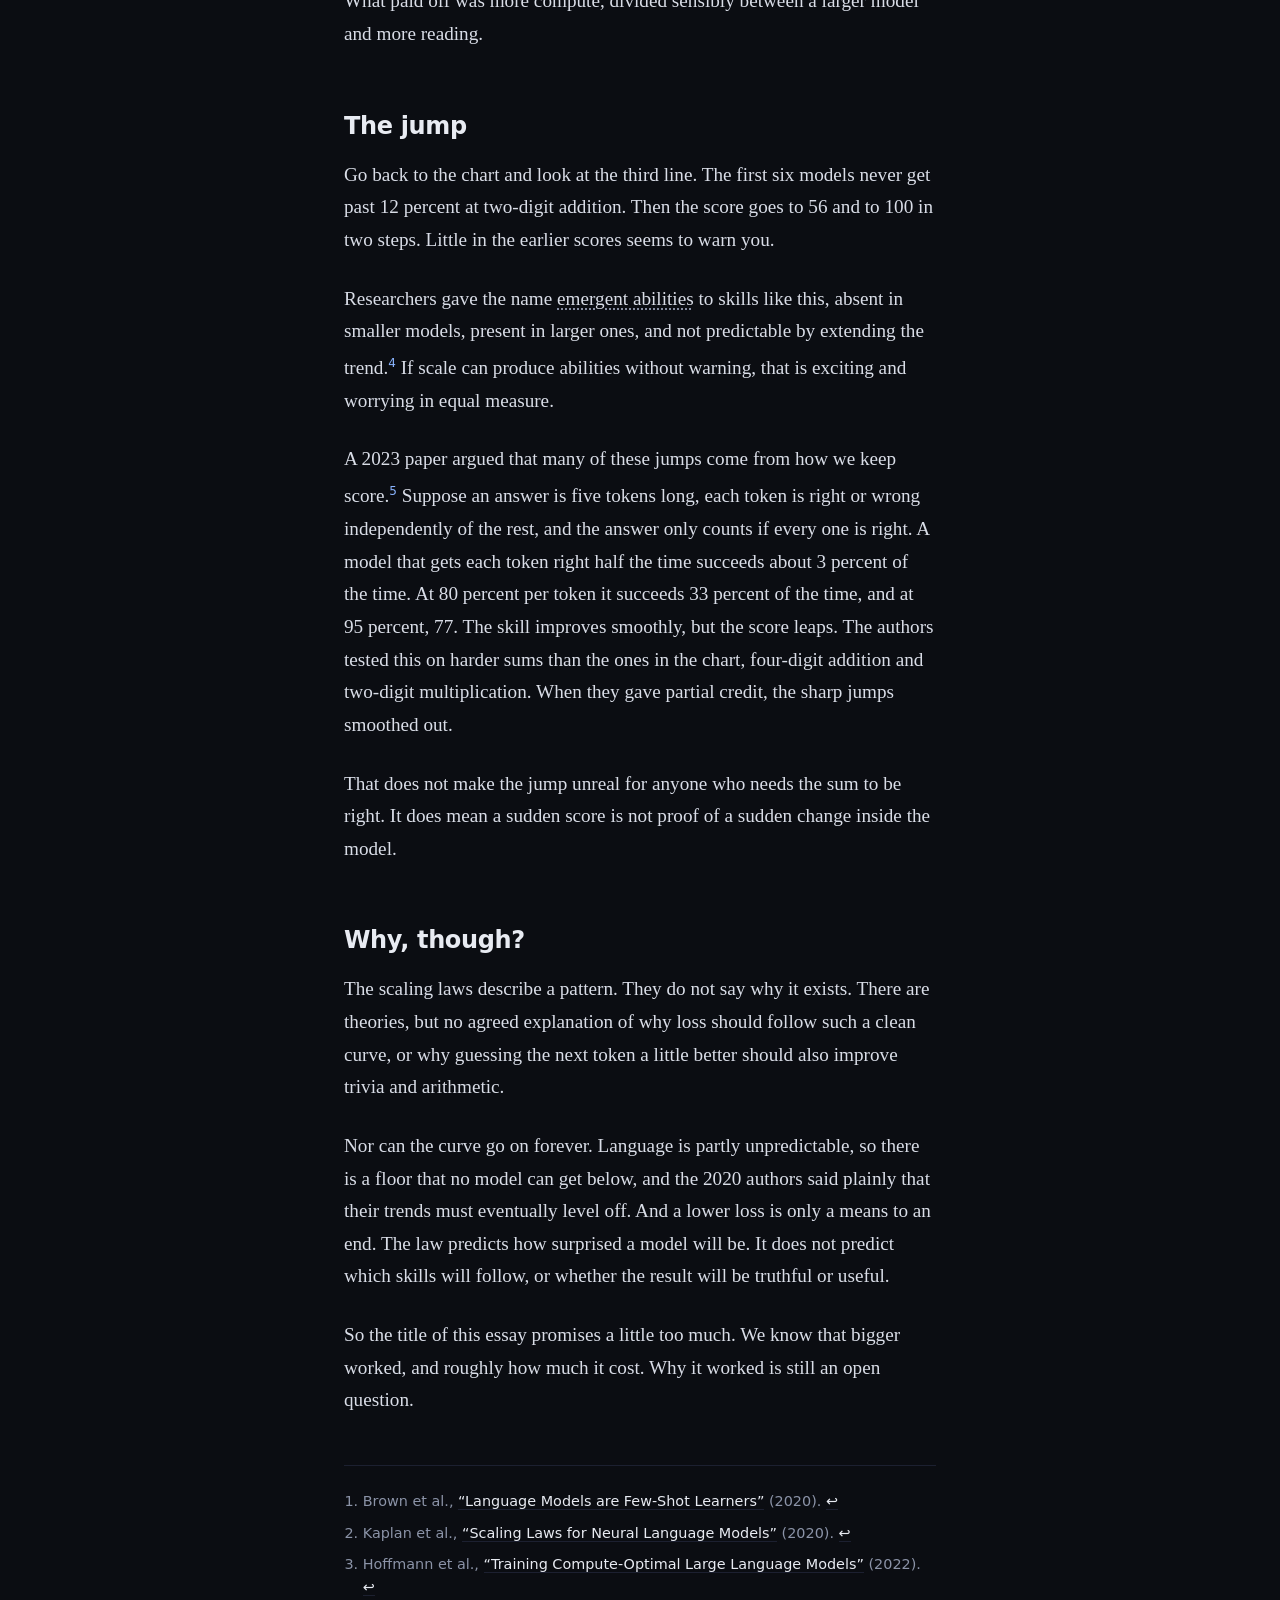
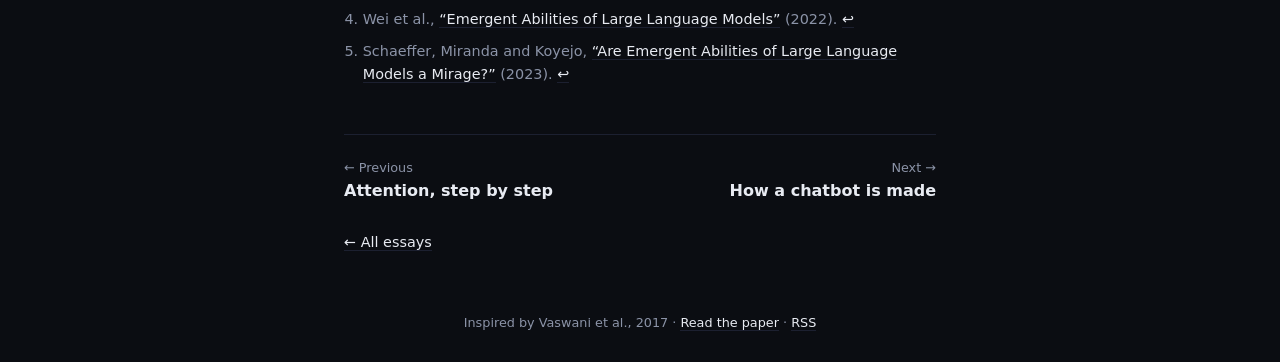
<file: essays/why-bigger-worked/index.html>
<!DOCTYPE html>
<html lang="en">
<head>
<meta charset="utf-8">
<meta name="viewport" content="width=device-width, initial-scale=1">
<title>AI Scaling Laws Explained: Why Bigger Models Worked</title>
<meta name="search-title" content="AI Scaling Laws Explained: Why Bigger Models Worked">
<meta name="description" content="For a few years the surest way to build a better language model was to build a bigger one. What the scaling laws say, what they got wrong, and what they leave unexplained.">
<meta property="og:title" content="Why bigger worked">
<meta property="og:description" content="For a few years the surest way to build a better language model was to build a bigger one. What the scaling laws say, what they got wrong, and what they leave unexplained.">
<meta property="og:type" content="article">
<meta property="article:published_time" content="2026-11-24T16:48:00-05:00">
<meta property="og:url" content="https://allyouneedisattention.com/essays/why-bigger-worked/">
<meta property="og:site_name" content="All You Need Is Attention">
<meta property="og:image" content="https://allyouneedisattention.com/essays/why-bigger-worked/og-image.png">
<meta property="og:image:width" content="1200">
<meta property="og:image:height" content="630">
<meta property="og:image:alt" content="Why bigger worked, an essay from All You Need Is Attention.">
<meta name="twitter:card" content="summary_large_image">
<link rel="canonical" href="https://allyouneedisattention.com/essays/why-bigger-worked/">
<meta name="theme-color" content="#0b0d12">
<link rel="icon" href="data:image/svg+xml,<svg xmlns='http://www.w3.org/2000/svg' viewBox='0 0 32 32'><rect width='32' height='32' rx='7' fill='%230b0d12'/><circle cx='9' cy='20' r='3' fill='%238ab4ff'/><circle cx='23' cy='20' r='3' fill='%238ab4ff'/><path d='M9 20Q16 6 23 20' stroke='%238ab4ff' stroke-width='2' fill='none'/></svg>">
<link rel="stylesheet" href="/styles.css">
<link rel="alternate" type="application/rss+xml" title="All You Need Is Attention" href="/feed.xml">
<!-- build:data -->
<script type="application/ld+json">
{
 "@context": "https://schema.org",
 "@type": "BlogPosting",
 "headline": "Why bigger worked",
 "description": "For a few years the surest way to build a better language model was to build a bigger one. What the scaling laws say, what they got wrong, and what they leave unexplained.",
 "image": "https://allyouneedisattention.com/essays/why-bigger-worked/og-image.png",
 "datePublished": "2026-11-24T16:48:00-05:00",
 "dateModified": "2026-11-24T16:48:00-05:00",
 "author": {
  "@type": "Person",
  "name": "Madhu",
  "url": "https://allyouneedisattention.com/about/",
  "sameAs": [
   "https://x.com/madhu_jayakumar",
   "https://www.linkedin.com/in/madhu-jayakumar/",
   "https://madhujayakumar.com/",
   "https://www.instagram.com/jmad00/"
  ]
 },
 "mainEntityOfPage": "https://allyouneedisattention.com/essays/why-bigger-worked/"
}
</script>
<!-- /build:data -->
</head>
<body>
<header class="site-header">
  <a class="brand" href="/" aria-label="All You Need Is Attention, home"><svg viewBox="0 0 32 32" aria-hidden="true"><rect width="32" height="32" rx="7" fill="#151a26"/><circle cx="9" cy="20" r="3" fill="#8ab4ff"/><circle cx="23" cy="20" r="3" fill="#8ab4ff"/><path d="M9 20Q16 6 23 20" stroke="#8ab4ff" stroke-width="2" fill="none"/></svg><span class="brand-name">All You Need Is Attention</span></a>
  <nav><a href="/#essays">Essays</a><a href="/glossary/">Glossary</a><a href="/about/">About</a></nav>
</header>

<main>
  <article class="article">
    <header>
      <h1>Why bigger worked</h1>
      <p class="dek">For a few years the surest way to build a better language model was to build a bigger one. What the scaling laws say, what they got wrong, and what they leave unexplained.</p>
      <div class="meta">By <a rel="author" href="/about/">Madhu</a> · <time datetime="2026-11-24">November 24, 2026</time> · 5 min read</div>
    </header>

    <div class="prose">
      <p>Most engineering gets harder to predict as it gets bigger. For a stretch around 2020, language models seemed to do the opposite. Take the same basic design, the <span class="term" data-term="transformer">Transformer</span>, make it larger, feed it more text, and it got better by an amount you could estimate before you started.</p>

      <p>That regularity shaped the years that followed. It is also easy to misread, so this essay looks at what was measured, what was later corrected, and what nobody has fully explained.</p>

      <h2>Eight sizes of one model</h2>

      <p>When OpenAI published GPT-3 in 2020, it trained not one model but eight.<sup><a href="#fn1" id="ref1">1</a></sup> The smallest had 125 million <span class="term" data-term="parameters">parameters</span> and the largest 175 billion, 1,400 times as many. All eight were trained on the same amount of text, 300 billion <span class="term" data-term="token">tokens</span>, so the comparison is mostly about size.</p>

      <p>The chart shows how they did on three tests. Each time, the model saw some worked examples in its <span class="term" data-term="prompt">prompt</span> and then had to answer on its own.</p>

      <figure class="fig">
        <div data-scale-chart>
          <script type="application/json">{"x":[125,350,760,1300,2700,6700,13000,175000],"xNames":["125 million","350 million","760 million","1.3 billion","2.7 billion","6.7 billion","13 billion","175 billion"],"xTicks":[[125,"125M"],[1300,"1.3B"],[13000,"13B"],[175000,"175B"]],"linearTicks":[[0.001,"0"],[50000,"50B"],[100000,"100B"],[150000,"150B"]],"series":[{"name":"Finishing a passage","values":[33.5,43.1,51.3,54.9,62.9,67.3,71.3,79.3]},{"name":"Trivia","values":[6.96,16.3,26.5,32.1,42.3,51.6,57.5,71.2]},{"name":"Two-digit addition","values":[2.0,4.1,3.5,4.5,8.9,11.9,55.5,100.0]}]}</script>
        </div>
        <figcaption>Accuracy of the eight GPT-3 models with examples in the prompt. The tests are HellaSwag (finishing a passage), TriviaQA (trivia) and two-digit addition. Passages come with four endings, so guessing would score about 25 percent. Scores from Table H.1 of the GPT-3 paper.</figcaption>
      </figure>

      <p>On the plain axis, seven of the eight models are squeezed into the left edge, and the rest of the chart is one long line to a single point. Switch to the multiplying axis, where each step to the right multiplies the size, and two of the lines become fairly steady. Trivia rises at every size, from 7 percent to 71. So does finishing a passage, from 34 to 79.</p>

      <p>That is the shape of the bargain. Each improvement costs a multiple of what the last one did. Progress is steady only if you are willing to keep multiplying.</p>

      <h2>The law</h2>

      <p>Test scores are a rough measure. Earlier the same year, a group at OpenAI had looked at something smoother: <span class="term" data-term="loss">loss</span>, which measures how surprised a model is by the next token of text it has not seen. They found that loss fell along a <span class="term" data-term="power-law">power law</span> as they increased any of three things: the size of the model, the amount of text, or the <span class="term" data-term="compute">compute</span> spent on training.<sup><a href="#fn2" id="ref2">2</a></sup></p>

      <p>A power law means that multiplying the input by some amount always multiplies the output by the same amount. By their formulas, making a model ten times larger cut the loss by about 16 percent. Ten times the text cut it by about 20 percent. Ten times the compute, spent in the best way they could find, cut it by about 11. Each figure assumes the other ingredients are not holding things back.</p>

      <p>Two things made this striking. The trends held over a huge range, about a millionfold in model size and more in compute. And most other choices hardly mattered: within reasonable limits, a model’s exact shape, such as how many layers or <span class="term" data-term="attention-head">attention heads</span> it had, made little difference next to its size.</p>

      <details class="deeper">
        <summary>Go deeper: the formulas</summary>
        <p>Write <i>L</i> for the loss, <i>N</i> for the number of parameters (leaving out the <span class="term" data-term="embedding">embeddings</span>), <i>D</i> for training tokens and <i>C</i> for compute. Each law applies when that one ingredient is the bottleneck:</p>
        <p class="math"><i>L</i> ∝ <i>N</i><sup> −0.076</sup></p>
        <p class="math"><i>L</i> ∝ <i>D</i><sup> −0.095</sup></p>
        <p class="math"><i>L</i> ∝ <i>C</i><sup> −0.050</sup></p>
        <p>The percentages above follow directly: 10<sup>−0.076</sup> is about 0.84, so a tenfold increase in <i>N</i> leaves 84 percent of the loss. The exact numbers belong to one training set, WebText2, and one way of cutting text into tokens.</p>
        <p>Loss is measured in nats. A loss of 2 means the model is, on average, about as uncertain as if it were choosing between <i>e</i><sup>2</sup>, or roughly 7.4, equally likely tokens.</p>
      </details>

      <h2>The correction</h2>

      <p>The 2020 paper also gave advice. With ten times the compute, it suggested making the model about 5.5 times larger but using only about 1.8 times as much text. Many large models that followed were trained on about 300 billion tokens, however big they were.</p>

      <p>In 2022 a team at DeepMind repeated the experiment, training more than 400 models, and reached a different answer: model size and training text should grow together, in roughly equal proportions.<sup><a href="#fn3" id="ref3">3</a></sup> To test it they built Chinchilla, with 70 billion parameters and 1.4 trillion tokens of text. Their earlier model Gopher, trained with about the same compute, had 280 billion parameters and 300 billion tokens.</p>

      <p>Chinchilla was a quarter of the size, and it beat Gopher and the larger GPT-3 across a wide range of tests. So “bigger” was never quite the right word. What paid off was more compute, divided sensibly between a larger model and more reading.</p>

      <h2>The jump</h2>

      <p>Go back to the chart and look at the third line. The first six models never get past 12 percent at two-digit addition. Then the score goes to 56 and to 100 in two steps. Little in the earlier scores seems to warn you.</p>

      <p>Researchers gave the name <span class="term" data-term="emergent-ability">emergent abilities</span> to skills like this, absent in smaller models, present in larger ones, and not predictable by extending the trend.<sup><a href="#fn4" id="ref4">4</a></sup> If scale can produce abilities without warning, that is exciting and worrying in equal measure.</p>

      <p>A 2023 paper argued that many of these jumps come from how we keep score.<sup><a href="#fn5" id="ref5">5</a></sup> Suppose an answer is five tokens long, each token is right or wrong independently of the rest, and the answer only counts if every one is right. A model that gets each token right half the time succeeds about 3 percent of the time. At 80 percent per token it succeeds 33 percent of the time, and at 95 percent, 77. The skill improves smoothly, but the score leaps. The authors tested this on harder sums than the ones in the chart, four-digit addition and two-digit multiplication. When they gave partial credit, the sharp jumps smoothed out.</p>

      <p>That does not make the jump unreal for anyone who needs the sum to be right. It does mean a sudden score is not proof of a sudden change inside the model.</p>

      <h2>Why, though?</h2>

      <p>The scaling laws describe a pattern. They do not say why it exists. There are theories, but no agreed explanation of why loss should follow such a clean curve, or why guessing the next token a little better should also improve trivia and arithmetic.</p>

      <p>Nor can the curve go on forever. Language is partly unpredictable, so there is a floor that no model can get below, and the 2020 authors said plainly that their trends must eventually level off. And a lower loss is only a means to an end. The law predicts how surprised a model will be. It does not predict which skills will follow, or whether the result will be truthful or useful.</p>

      <p>So the title of this essay promises a little too much. We know that bigger worked, and roughly how much it cost. Why it worked is still an open question.</p>

      <section class="footnotes" aria-label="Footnotes">
        <ol>
          <li id="fn1">Brown et al., <a href="https://arxiv.org/abs/2005.14165" target="_blank" rel="noopener">“Language Models are Few-Shot Learners”</a> (2020). <a href="#ref1" aria-label="Back to text">↩</a></li>
          <li id="fn2">Kaplan et al., <a href="https://arxiv.org/abs/2001.08361" target="_blank" rel="noopener">“Scaling Laws for Neural Language Models”</a> (2020). <a href="#ref2" aria-label="Back to text">↩</a></li>
          <li id="fn3">Hoffmann et al., <a href="https://arxiv.org/abs/2203.15556" target="_blank" rel="noopener">“Training Compute-Optimal Large Language Models”</a> (2022). <a href="#ref3" aria-label="Back to text">↩</a></li>
          <li id="fn4">Wei et al., <a href="https://arxiv.org/abs/2206.07682" target="_blank" rel="noopener">“Emergent Abilities of Large Language Models”</a> (2022). <a href="#ref4" aria-label="Back to text">↩</a></li>
          <li id="fn5">Schaeffer, Miranda and Koyejo, <a href="https://arxiv.org/abs/2304.15004" target="_blank" rel="noopener">“Are Emergent Abilities of Large Language Models a Mirage?”</a> (2023). <a href="#ref5" aria-label="Back to text">↩</a></li>
        </ol>
      </section>
    </div>

<!-- build:nav -->
    <nav class="essay-nav" aria-label="More essays">
      <a class="prev" rel="prev" href="/essays/attention-step-by-step/"><span>← Previous</span>Attention, step by step</a>
      <a class="next" rel="next" href="/essays/how-a-chatbot-is-made/"><span>Next →</span>How a chatbot is made</a>
    </nav>
<!-- /build:nav -->
    <a class="back" href="/#essays">← All essays</a>
  </article>
</main>

<footer class="site-footer">
  Inspired by Vaswani et al., 2017 &middot;
  <a href="https://arxiv.org/abs/1706.03762" target="_blank" rel="noopener">Read the paper</a> &middot;
  <a href="/feed.xml">RSS</a>
</footer>
<script src="/glossary.js"></script>
<script src="/figures/scale-chart.js"></script>
</body>
</html>
</file>
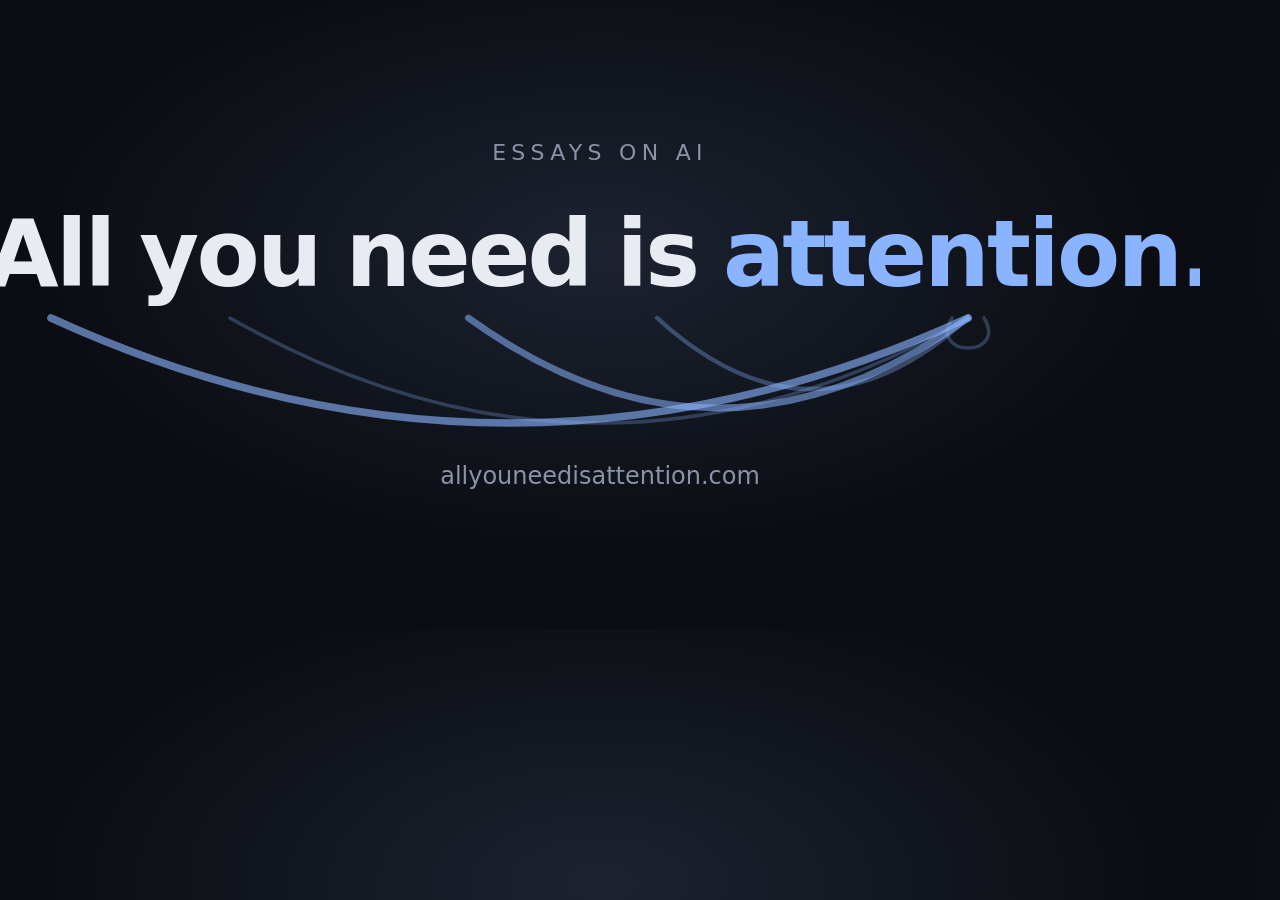
<file: _assets/og-image.html>
<!DOCTYPE html>
<!--
  Source for /og-image.png (the 1200×630 social share card).
  Regenerate after editing (from the repo root):

  "/Applications/Google Chrome.app/Contents/MacOS/Google Chrome" --headless \
    --hide-scrollbars --window-size=1200,630 --screenshot=og-image.png \
    "file://$PWD/_assets/og-image.html"
-->
<html lang="en">
<head>
<meta charset="utf-8">
<style>
  html, body { margin: 0; width: 1200px; height: 630px; overflow: hidden; }
  body {
    background:
      radial-gradient(800px 420px at 50% 40%, rgba(138,180,255,.13), transparent 70%),
      #0b0d12;
    color: #e8ebf2;
    font-family: ui-sans-serif, system-ui, -apple-system, "Segoe UI", Roboto, sans-serif;
    display: flex; flex-direction: column; align-items: center; justify-content: center;
    -webkit-font-smoothing: antialiased;
  }
  .eyebrow {
    font-size: 22px; letter-spacing: .24em; text-transform: uppercase;
    color: #8b93a7; margin-bottom: 36px;
  }
  .stage { position: relative; padding-bottom: 130px; }
  h1 {
    margin: 0; font-size: 92px; font-weight: 600; letter-spacing: -.03em;
    display: flex; gap: 0 .28em; white-space: nowrap;
  }
  .active { color: #8ab4ff; }
  svg { position: absolute; inset: 0; width: 100%; height: 100%; overflow: visible; }
  path { fill: none; stroke: #8ab4ff; stroke-linecap: round; }
  .domain { font-size: 24px; color: #8b93a7; margin-top: 24px; }
</style>
</head>
<body>
  <div class="eyebrow">Essays on AI</div>
  <div class="stage" id="stage">
    <svg id="arcs"></svg>
    <h1><span>All</span><span>you</span><span>need</span><span>is</span><span class="active">attention.</span></h1>
  </div>
  <div class="domain">allyouneedisattention.com</div>
<script>
  // Same drawing as the home page hero, frozen on "attention."
  const toks = [...document.querySelectorAll('h1 span')];
  const stage = document.getElementById('stage').getBoundingClientRect();
  const svg = document.getElementById('arcs');
  const w = [.35, .10, .30, .15, .10];
  const c = toks.map(t => { const r = t.getBoundingClientRect(); return { x: r.left + r.width / 2 - stage.left, y: r.bottom - stage.top + 10 }; });
  const a = c[4];
  w.forEach((wt, j) => {
    const b = c[j], p = document.createElementNS('http://www.w3.org/2000/svg', 'path');
    if (j === 4) {
      const r = 30 + wt * 100;
      p.setAttribute('d', `M${a.x - 16},${a.y} C${a.x - 40},${a.y + r} ${a.x + 40},${a.y + r} ${a.x + 16},${a.y}`);
    } else {
      const depth = Math.min(40 + Math.abs(b.x - a.x) * 0.1, 105);
      p.setAttribute('d', `M${a.x},${a.y} Q${(a.x + b.x) / 2},${a.y + depth * 2} ${b.x},${b.y}`);
    }
    p.style.strokeWidth = (2 + wt * 16).toFixed(1);
    p.style.opacity = Math.min(1, .12 + wt * 1.4).toFixed(2);
    svg.appendChild(p);
  });
</script>
</body>
</html>
</file>
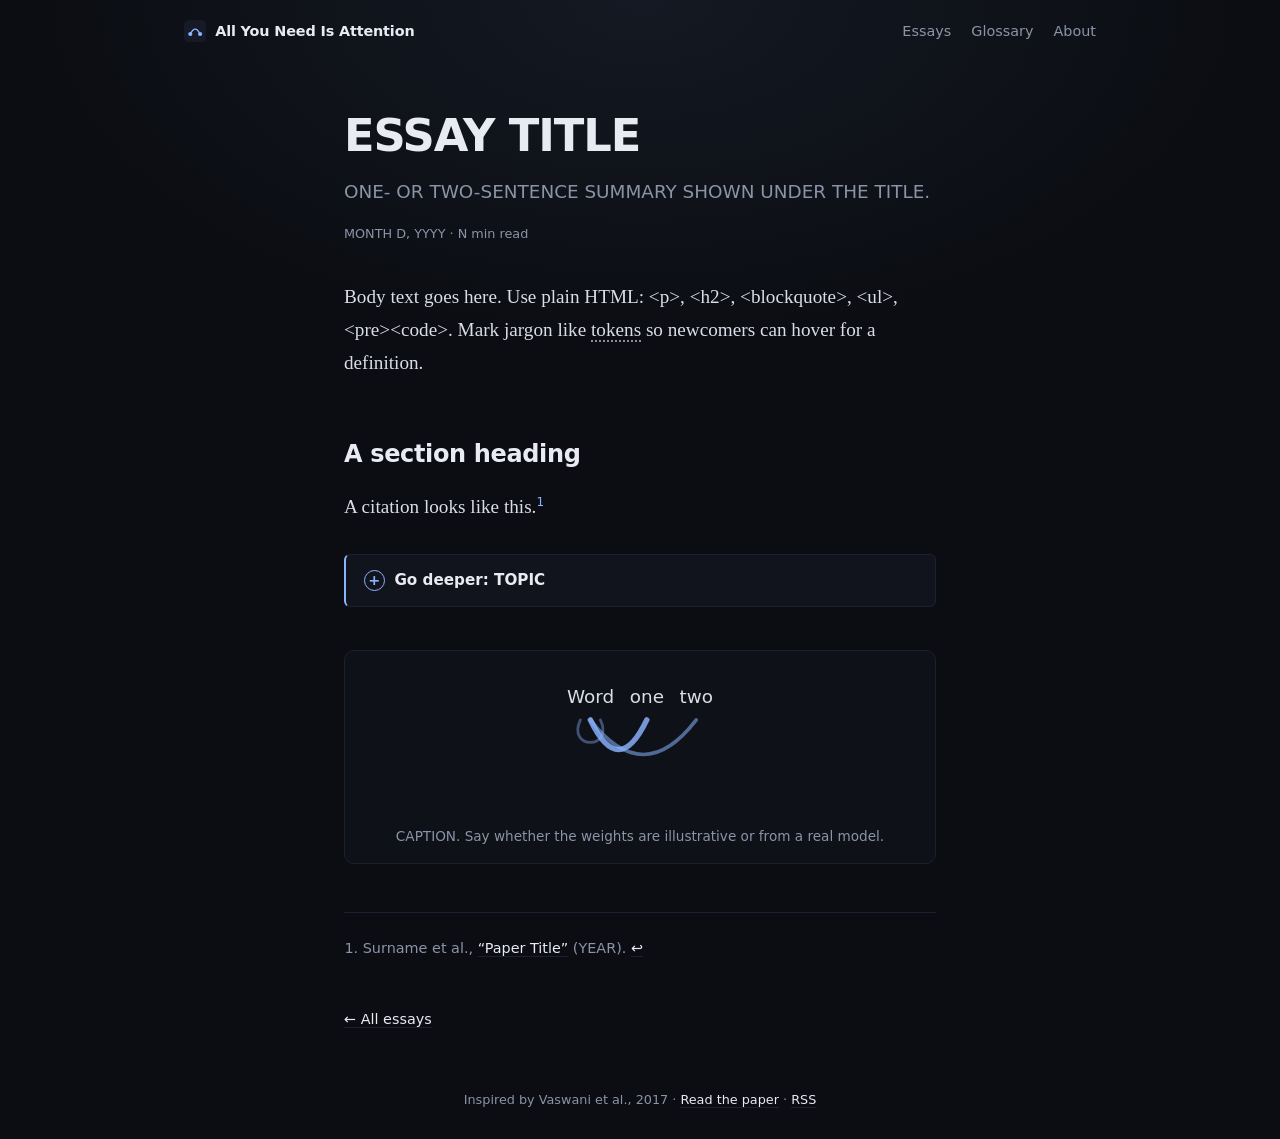
<file: _template/essay.html>
<!DOCTYPE html>
<!--
  ESSAY TEMPLATE
  1. Copy this file to /_drafts/<your-slug>/index.html while you write.
     (Drafts aren't published. Preview at /_drafts/<your-slug>/.)
  2. Fill in the <h1>, the summary under it (class="dek"), the body and the
     article:published_time tag. Set search-title to a plain title people might
     search for, under about 60 characters. After a real correction to a published
     essay, add an article:modified_time tag next to published_time. Delete example blocks you don't use. If you
     drop all figures, remove the attention-arcs.js script tag at the bottom.
  3. To publish, move the folder to /essays/ and run:
         python3 _tools/build.py
     It fills in everything else: the other tags in <head>, date, reading time,
     previous/next links, share card, home page list, feed and sitemap.
     It stops without writing anything if it finds a problem.

  CONVENTIONS
  - Glossary term:  <span class="term" data-term="token">tokens</span>
                    (keys live in /glossary.js; add new terms there)
  - Go deeper box:  <details class="deeper"><summary>Go deeper: …</summary> … </details>
  - Citation:       Surname et al., <a href="…">“Paper Title”</a> (Year). Optional note.
                    One footnote per source, numbered in order of first mention.
  This folder starts with "_" so GitHub Pages does not publish it.
-->
<html lang="en">
<head>
<meta charset="utf-8">
<meta name="viewport" content="width=device-width, initial-scale=1">
<title>SEARCH TITLE</title>
<meta name="search-title" content="SEARCH TITLE">
<meta name="description" content="ONE-SENTENCE SUMMARY">
<meta property="og:title" content="ESSAY TITLE">
<meta property="og:description" content="ONE-SENTENCE SUMMARY">
<meta property="og:type" content="article">
<meta property="article:published_time" content="YYYY-MM-DDTHH:MM:00-05:00">
<meta property="og:url" content="https://allyouneedisattention.com/essays/SLUG/">
<meta property="og:site_name" content="All You Need Is Attention">
<meta property="og:image" content="https://allyouneedisattention.com/og-image.png">
<meta property="og:image:width" content="1200">
<meta property="og:image:height" content="630">
<meta property="og:image:alt" content="All you need is attention, with curved attention lines linking the words.">
<meta name="twitter:card" content="summary_large_image">
<link rel="canonical" href="https://allyouneedisattention.com/essays/SLUG/">
<meta name="theme-color" content="#0b0d12">
<link rel="icon" href="data:image/svg+xml,<svg xmlns='http://www.w3.org/2000/svg' viewBox='0 0 32 32'><rect width='32' height='32' rx='7' fill='%230b0d12'/><circle cx='9' cy='20' r='3' fill='%238ab4ff'/><circle cx='23' cy='20' r='3' fill='%238ab4ff'/><path d='M9 20Q16 6 23 20' stroke='%238ab4ff' stroke-width='2' fill='none'/></svg>">
<link rel="stylesheet" href="/styles.css">
<link rel="alternate" type="application/rss+xml" title="All You Need Is Attention" href="/feed.xml">
<!-- build:data -->
<!-- /build:data -->
</head>
<body>
<header class="site-header">
  <a class="brand" href="/" aria-label="All You Need Is Attention, home"><svg viewBox="0 0 32 32" aria-hidden="true"><rect width="32" height="32" rx="7" fill="#151a26"/><circle cx="9" cy="20" r="3" fill="#8ab4ff"/><circle cx="23" cy="20" r="3" fill="#8ab4ff"/><path d="M9 20Q16 6 23 20" stroke="#8ab4ff" stroke-width="2" fill="none"/></svg><span class="brand-name">All You Need Is Attention</span></a>
  <nav><a href="/#essays">Essays</a><a href="/glossary/">Glossary</a><a href="/about/">About</a></nav>
</header>

<main>
  <article class="article">
    <header>
      <h1>ESSAY TITLE</h1>
      <p class="dek">ONE- OR TWO-SENTENCE SUMMARY SHOWN UNDER THE TITLE.</p>
      <div class="meta"><time datetime="YYYY-MM-DD">MONTH D, YYYY</time> · N min read</div>
    </header>

    <div class="prose">
      <p>Body text goes here. Use plain HTML: &lt;p&gt;, &lt;h2&gt;, &lt;blockquote&gt;, &lt;ul&gt;, &lt;pre&gt;&lt;code&gt;. Mark jargon like <span class="term" data-term="token">tokens</span> so newcomers can hover for a definition.</p>

      <h2>A section heading</h2>
      <p>A citation looks like this.<sup><a href="#fn1" id="ref1">1</a></sup></p>

      <details class="deeper">
        <summary>Go deeper: TOPIC</summary>
        <p>Optional detail for technical readers: math, code, paper specifics.</p>
        <p class="math">softmax(<i>x</i>)<sub>i</sub> = e<sup><i>x</i><sub>i</sub></sup> / Σ<sub>j</sub> e<sup><i>x</i><sub>j</sub></sup></p>
<pre><code>print("code blocks go flush-left inside &lt;pre&gt;")</code></pre>
      </details>

      <figure class="fig">
        <div data-attention-arcs
             data-tokens='["Word","one","two"]'
             data-weights='[[.2,.5,.3],[.6,.2,.2],[.3,.5,.2]]'
             data-start="0"></div>
        <figcaption>CAPTION. Say whether the weights are illustrative or from a real model.</figcaption>
      </figure>

      <section class="footnotes" aria-label="Footnotes">
        <ol>
          <li id="fn1">Surname et al., <a href="https://arxiv.org/abs/XXXX.XXXXX" target="_blank" rel="noopener">“Paper Title”</a> (YEAR). <a href="#ref1" aria-label="Back to text">↩</a></li>
        </ol>
      </section>
    </div>

<!-- build:nav -->
<!-- /build:nav -->
    <a class="back" href="/#essays">← All essays</a>
  </article>
</main>

<footer class="site-footer">
  Inspired by Vaswani et al., 2017 &middot;
  <a href="https://arxiv.org/abs/1706.03762" target="_blank" rel="noopener">Read the paper</a> &middot;
  <a href="/feed.xml">RSS</a>
</footer>
<script src="/glossary.js"></script>
<script src="/figures/attention-arcs.js"></script>
</body>
</html>
</file>
<file: styles.css>
/* Shared styles for allyouneedisattention.com */

:root {
  --bg: #0b0d12;
  --fg: #e8ebf2;
  --muted: #8b93a7;
  --accent: #8ab4ff;
  --line: #1c2030;
  --panel: #11141c;
  --measure: 40rem;
  --sans: ui-sans-serif, system-ui, -apple-system, "Segoe UI", Roboto, sans-serif;
  --serif: "Iowan Old Style", "Palatino Linotype", Palatino, Georgia, serif;
  --mono: ui-monospace, SFMono-Regular, Menlo, Consolas, monospace;
}

* { box-sizing: border-box; }

body {
  margin: 0;
  background:
    radial-gradient(900px 500px at 50% 0%, rgba(138,180,255,.07), transparent 70%),
    var(--bg);
  color: var(--fg);
  font-family: var(--sans);
  display: flex;
  flex-direction: column;
  min-height: 100vh;
  -webkit-font-smoothing: antialiased;
}

a {
  color: var(--fg);
  text-decoration: none;
  border-bottom: 1px solid var(--line);
  transition: border-color .2s, color .2s;
}
a:hover { color: var(--accent); border-color: var(--accent); }
a:focus-visible { outline: 2px solid var(--accent); outline-offset: 2px; }

/* ---------- Site header & footer ---------- */

.site-header {
  display: flex;
  justify-content: space-between;
  align-items: center;
  gap: 1rem;
  max-width: 60rem;
  width: 100%;
  margin: 0 auto;
  padding: 1.25rem 1.5rem;
  font-size: .9rem;
}
.site-header .brand {
  border: 0;
  font-weight: 600;
  letter-spacing: -.01em;
  display: inline-flex;
  align-items: center;
  gap: .55rem;
}
.site-header .brand svg { width: 1.4rem; height: 1.4rem; }
.site-header nav { display: flex; gap: 1.25rem; }
.site-header nav a { border: 0; color: var(--muted); }
.site-header nav a:hover,
.site-header nav a[aria-current="page"] { color: var(--fg); }

main { flex: 1; width: 100%; }

.site-footer {
  padding: 2rem 1.5rem;
  text-align: center;
  font-size: .8rem;
  color: var(--muted);
}

/* ---------- Home: hero ---------- */

.hero {
  display: flex;
  flex-direction: column;
  align-items: center;
  text-align: center;
  padding: 3rem 1.5rem 1rem;
}
.eyebrow {
  font-size: .8rem;
  letter-spacing: .22em;
  text-transform: uppercase;
  color: var(--muted);
  margin: 0 0 2rem;
}
.stage { position: relative; display: inline-block; padding-bottom: 5rem; }
.hero h1 {
  margin: 0;
  font-weight: 600;
  /* Kept on one line so the arcs never cross a line break. The title is
     ~10.6em wide, so size it to fit the viewport minus the hero padding. */
  font-size: clamp(1.4rem, calc((100vw - 3rem) / 11), 5rem);
  letter-spacing: -.03em;
  line-height: 1.05;
  display: flex;
  flex-wrap: nowrap;
  white-space: nowrap;
  justify-content: center;
  gap: 0 .28em;
}
.tok {
  cursor: default;
  transition: color .25s ease;
  outline: none;
  border-radius: .15em;
}
.tok.active { color: var(--accent); }
.tok:focus-visible { box-shadow: 0 0 0 2px var(--accent); }
svg.arcs {
  position: absolute; left: 0; top: 0;
  width: 100%; height: 100%;
  pointer-events: none;
  overflow: visible;
}
svg.arcs path {
  fill: none;
  stroke: var(--accent);
  stroke-linecap: round;
  transition: opacity .35s ease;
}
.hero .sub {
  max-width: 34rem;
  margin: 1rem auto 0;
  color: var(--muted);
  font-size: 1.1rem;
  line-height: 1.6;
}

/* ---------- Home: essay list ---------- */

.essays {
  max-width: var(--measure);
  margin: 3rem auto 0;
  padding: 0 1.5rem;
}
.section-label {
  font-size: .75rem;
  letter-spacing: .2em;
  text-transform: uppercase;
  color: var(--muted);
  margin: 0 0 1rem;
  padding-bottom: .75rem;
  border-bottom: 1px solid var(--line);
}
.essay-list { list-style: none; margin: 0; padding: 0; }
.essay-list li { border-bottom: 1px solid var(--line); }
.essay-list a {
  display: block;
  border: 0;
  padding: 1.25rem 0;
}
.essay-list h3 {
  margin: 0 0 .35rem;
  font-size: 1.25rem;
  font-weight: 600;
  letter-spacing: -.01em;
  transition: color .2s;
}
.essay-list a:hover h3 { color: var(--accent); }
.essay-list p { margin: 0; color: var(--muted); line-height: 1.55; }
.meta { font-size: .8rem; color: var(--muted); margin-top: .5rem; }

/* ---------- Article (essays & pages) ---------- */

.article {
  max-width: var(--measure);
  margin: 0 auto;
  padding: 3rem 1.5rem 2rem;
}
.article header { margin-bottom: 2.5rem; }
.article h1 {
  font-size: clamp(2rem, 5vw, 2.8rem);
  line-height: 1.15;
  letter-spacing: -.025em;
  font-weight: 600;
  margin: 0 0 1rem;
}
.article .dek {
  font-size: 1.15rem;
  color: var(--muted);
  line-height: 1.55;
  margin: 0;
}
.article header .meta { margin-top: 1.25rem; }

.prose {
  font-family: var(--serif);
  font-size: 1.2rem;
  line-height: 1.7;
  color: #d9dde7;
}
.prose p { margin: 0 0 1.35em; }
.prose h2, .prose h3 {
  font-family: var(--sans);
  color: var(--fg);
  letter-spacing: -.015em;
  line-height: 1.25;
}
.prose h2 { font-size: 1.5rem; margin: 2.5em 0 .75em; }
.prose h3 { font-size: 1.2rem; margin: 2em 0 .6em; }
.prose blockquote {
  margin: 1.75em 0;
  padding-left: 1.25em;
  border-left: 2px solid var(--accent);
  color: var(--muted);
  font-style: italic;
}
.prose ul, .prose ol { padding-left: 1.3em; margin: 0 0 1.35em; }
.prose li { margin-bottom: .4em; }
.prose code {
  font-family: var(--mono);
  font-size: .85em;
  background: var(--panel);
  border: 1px solid var(--line);
  border-radius: 4px;
  padding: .1em .35em;
}
.prose pre {
  font-family: var(--mono);
  font-size: .85rem;
  line-height: 1.55;
  background: var(--panel);
  border: 1px solid var(--line);
  border-radius: 8px;
  padding: 1rem 1.25rem;
  overflow-x: auto;
}
.prose pre code { background: none; border: 0; padding: 0; font-size: inherit; }
.prose hr { border: 0; border-top: 1px solid var(--line); margin: 3em 0; }
.prose sup a { border: 0; color: var(--accent); font-family: var(--sans); font-size: .75em; }

.footnotes {
  margin-top: 3rem;
  padding-top: 1.5rem;
  border-top: 1px solid var(--line);
  font-family: var(--sans);
  font-size: .9rem;
  line-height: 1.6;
  color: var(--muted);
}
.footnotes ol { padding-left: 1.3em; }
.footnotes li { margin-bottom: .6em; }

.back { display: inline-block; margin-top: 2rem; font-size: .9rem; }

@media (prefers-reduced-motion: reduce) {
  * { transition: none !important; animation: none !important; }
}

/* ---------- Go deeper boxes ---------- */
/* <details class="deeper"><summary>Go deeper: …</summary> … </details> */

.deeper {
  margin: 1.75em 0;
  border: 1px solid var(--line);
  border-left: 2px solid var(--accent);
  border-radius: 6px;
  background: var(--panel);
  font-size: 1.05rem;
}
.deeper > summary {
  cursor: pointer;
  list-style: none;
  padding: .8rem 1.1rem;
  font-family: var(--sans);
  font-size: .95rem;
  font-weight: 600;
  color: var(--fg);
  display: flex;
  align-items: center;
  gap: .6rem;
}
.deeper > summary::-webkit-details-marker { display: none; }
.deeper > summary::before {
  content: "+";
  display: inline-grid;
  place-items: center;
  width: 1.2rem; height: 1.2rem;
  border: 1px solid var(--accent);
  border-radius: 50%;
  color: var(--accent);
  font-size: .9rem;
  line-height: 1;
  flex: none;
}
.deeper[open] > summary::before { content: "−"; }
.deeper > summary:hover { color: var(--accent); }
.deeper > summary:focus-visible { outline: 2px solid var(--accent); outline-offset: 2px; border-radius: 6px; }
.deeper > :not(summary) { margin-left: 1.1rem; margin-right: 1.1rem; }
.deeper > :last-child { margin-bottom: 1.1rem; }
.deeper .math {
  font-family: var(--serif);
  font-size: 1.15em;
  text-align: center;
  margin: 1em 1.1rem;
  white-space: nowrap;
  overflow-x: auto;
}

/* ---------- Glossary terms ---------- */
/* <span class="term" data-term="token">tokens</span> */

.term {
  text-decoration: underline dotted var(--muted);
  text-underline-offset: .2em;
  cursor: help;
}
.term:hover, .term:focus-visible, .term.is-open {
  text-decoration-color: var(--accent);
  outline: none;
}
.term-tip {
  position: absolute;
  z-index: 10;
  max-width: min(20rem, calc(100vw - 2rem));
  padding: .75rem .9rem;
  background: #161a25;
  border: 1px solid #2a3046;
  border-radius: 8px;
  box-shadow: 0 8px 30px rgba(0,0,0,.45);
  font-family: var(--sans);
  font-size: .88rem;
  line-height: 1.5;
  color: var(--fg);
  font-style: normal;
}
.term-tip strong { display: block; margin-bottom: .2rem; color: var(--accent); font-weight: 600; }
.term-tip a { font-size: .8rem; color: var(--muted); }
.term-tip[hidden] { display: none; }

.glossary-list { margin: 0; }
.glossary-list dt {
  font-family: var(--sans);
  font-weight: 600;
  color: var(--fg);
  margin-top: 1.6em;
  scroll-margin-top: 1rem;
}
.glossary-list dt:target { color: var(--accent); }
.glossary-list dd { margin: .3em 0 0; }

/* ---------- Figures ---------- */

.fig {
  margin: 2.25em 0;
  padding: 1.5rem 1rem 1rem;
  border: 1px solid var(--line);
  border-radius: 10px;
  background: rgba(17,20,28,.6);
}
.fig figcaption {
  font-family: var(--sans);
  font-size: .85rem;
  line-height: 1.5;
  color: var(--muted);
  margin-top: .5rem;
  text-align: center;
}
.arcs-scroll { overflow-x: auto; text-align: center; }
.arcs-stage {
  position: relative;
  display: inline-flex;
  gap: .55em;
  padding: .25rem .5rem 6.5rem;
  font-family: var(--sans);
  font-size: 1.15rem;
  font-weight: 500;
  white-space: nowrap;
}
.arcs-stage .tok {
  font: inherit;
  color: inherit;
  background: none;
  border: 0;
  padding: .1em .15em;
  cursor: pointer;
}
.arcs-stage .tok:hover { color: var(--accent); }
@media (max-width: 560px) {
  .fig { padding-left: .25rem; padding-right: .25rem; }
  .arcs-stage { font-size: .92rem; gap: .3em; padding-left: .25rem; padding-right: .25rem; }
  .arcs-stage .tok { padding: .1em .1em; }
}
@media (max-width: 480px) {
  .site-header .brand-name { display: none; }
}

/* ---------- 404 ---------- */
.notfound { padding-top: 6rem; text-align: center; }
.notfound .eyebrow { margin-bottom: 1rem; }
.notfound .dek a { color: var(--fg); }
@media (max-width: 400px) {
  .arcs-stage { font-size: .8rem; gap: .22em; }
}

/* ---------- BPE explorer figure ---------- */

.bpe { font-family: var(--sans); font-size: .95rem; text-align: left; }
.bpe-label { display: block; font-size: .8rem; color: var(--muted); margin: 0 0 .4rem; }
.bpe-label output { color: var(--fg); }
.bpe-input {
  width: 100%;
  resize: vertical;
  background: var(--bg);
  color: var(--fg);
  border: 1px solid #2a3046;
  border-radius: 6px;
  padding: .6rem .75rem;
  font: inherit;
  font-size: 1rem;
}
.bpe-input:focus { outline: 2px solid var(--accent); outline-offset: 1px; }
.bpe-examples { display: flex; flex-wrap: wrap; gap: .4rem; margin: .6rem 0 1rem; }
.bpe-examples button {
  font: inherit; font-size: .8rem;
  color: var(--muted);
  background: none;
  border: 1px solid var(--line);
  border-radius: 999px;
  padding: .2rem .7rem;
  cursor: pointer;
}
.bpe-examples button:hover { color: var(--fg); border-color: var(--accent); }
.bpe-out {
  display: flex; flex-wrap: wrap; gap: .3rem;
  min-height: 2.4rem;
  padding: .6rem;
  background: var(--bg);
  border-radius: 6px;
}
.bpe-tok {
  display: inline-block;
  font-family: var(--mono);
  font-size: .9rem;
  white-space: pre;
  padding: .1rem .35rem;
  border-radius: 4px;
  border: 1px solid;
}
.bpe-tok.c0 { background: rgba(138,180,255,.14); border-color: rgba(138,180,255,.45); }
.bpe-tok.c1 { background: rgba(120,220,180,.12); border-color: rgba(120,220,180,.4); }
.bpe-tok.c2 { background: rgba(255,190,110,.12); border-color: rgba(255,190,110,.4); }
.bpe-tok.c3 { background: rgba(240,140,190,.12); border-color: rgba(240,140,190,.4); }
.bpe-tok.c4 { background: rgba(180,150,255,.13); border-color: rgba(180,150,255,.42); }
.bpe-ws { color: var(--muted); }
.bpe-stats { font-size: .8rem; color: var(--muted); margin: .5rem 0 1.25rem; }
.bpe-slider { width: 100%; accent-color: var(--accent); }
.bpe-merges { margin-top: .75rem; font-size: .85rem; color: var(--muted); }
.bpe-merges-head { font-size: .75rem; letter-spacing: .08em; text-transform: uppercase; margin-bottom: .4rem; }
.bpe-merge { display: flex; align-items: center; gap: .35rem; margin: .25rem 0; flex-wrap: wrap; }
.bpe-num { min-width: 2.5rem; font-variant-numeric: tabular-nums; }
@media (max-width: 340px) {
  .arcs-stage { font-size: .7rem; gap: .12em; }
}

/* ---------- Attention steps figure ---------- */

.steps { font-family: var(--sans); font-size: .9rem; text-align: left; padding: 0 .5rem; }
.steps-label { font-size: .8rem; color: var(--muted); margin: 0 0 .4rem; }
.steps-words, .steps-stages { display: flex; flex-wrap: wrap; gap: .35rem; margin-bottom: 1rem; }
.steps-words button, .steps-stages button {
  font: inherit;
  color: var(--fg);
  background: none;
  border: 1px solid #2a3046;
  border-radius: 6px;
  padding: .25rem .6rem;
  cursor: pointer;
}
.steps-words button:hover, .steps-stages button:hover { border-color: var(--accent); }
.steps-words button[aria-pressed="true"], .steps-stages button[aria-pressed="true"] {
  background: rgba(138,180,255,.16);
  border-color: var(--accent);
  color: var(--accent);
}
.steps button:focus-visible { outline: 2px solid var(--accent); outline-offset: 2px; }
.prose .steps-note { font-size: .85rem; line-height: 1.5; color: var(--muted); margin: 0 0 .9rem; min-height: 3em; }
.steps-row { display: grid; grid-template-columns: 4.2rem 1fr 3.6rem; align-items: center; gap: .6rem; padding: .12rem 0; }
.steps-word { text-align: right; }
.steps-row.is-self .steps-word { color: var(--accent); }
.steps-track { height: .7rem; background: var(--bg); border-radius: 3px; overflow: hidden; }
.steps-bar { display: block; height: 100%; background: var(--accent); border-radius: 3px; transition: width .3s ease; }
.steps-num { font-variant-numeric: tabular-nums; color: var(--muted); font-size: .8rem; text-align: right; }
.steps-row.is-masked { opacity: .4; }

/* ---------- Previous/next links ---------- */

.essay-nav { display: flex; gap: 1rem; margin-top: 3rem; padding-top: 1.5rem; border-top: 1px solid var(--line); }
.essay-nav a { border: 0; flex: 1; min-width: 0; font-weight: 600; line-height: 1.35; }
.essay-nav a span { display: block; font-size: .8rem; font-weight: 400; color: var(--muted); margin-bottom: .25rem; }
.essay-nav .next { text-align: right; }

/* ---------- Scale chart figure ---------- */

.visually-hidden { position: absolute; width: 1px; height: 1px; overflow: hidden; clip-path: inset(50%); white-space: nowrap; }
.scale { font-family: var(--sans); font-size: .85rem; text-align: left; padding: 0 .25rem; }
.scale-controls { display: flex; flex-wrap: wrap; gap: .35rem; margin-bottom: .9rem; }
.scale-controls button {
  font: inherit;
  color: var(--fg);
  background: none;
  border: 1px solid #2a3046;
  border-radius: 6px;
  padding: .25rem .7rem;
  cursor: pointer;
}
.scale-controls button:hover { border-color: var(--accent); }
.scale-controls button[aria-pressed="true"] { background: rgba(138,180,255,.16); border-color: var(--accent); color: var(--accent); }
.scale-controls button:focus-visible, .scale-plot:focus-visible { outline: 2px solid var(--accent); outline-offset: 2px; }
.scale-legend { display: flex; flex-wrap: wrap; gap: .3rem 1.1rem; margin-bottom: .5rem; color: var(--fg); }
.scale-key { display: inline-flex; align-items: center; gap: .45rem; }
.scale-key i, .scale-tip-row i { display: inline-block; width: 16px; height: 3px; border-radius: 2px; flex: none; }
.scale-plot { position: relative; touch-action: pan-y; border-radius: 4px; }
.scale-plot svg { display: block; }
.scale-plot text { fill: var(--muted); font-size: 12px; }
.scale-grid { stroke: var(--line); stroke-width: 1; }
.scale-cross { stroke: var(--muted); stroke-width: 1; }
.scale-line { fill: none; stroke-width: 2; stroke-linejoin: round; stroke-linecap: round; }
.scale-dot { stroke: #0e1118; stroke-width: 2; }
.scale-tip {
  position: absolute; top: 8px;
  pointer-events: none;
  background: #161a25;
  border: 1px solid #2a3046;
  border-radius: 8px;
  padding: .5rem .65rem;
  font-size: .8rem;
  line-height: 1.5;
  white-space: nowrap;
}
.scale-tip[hidden] { display: none; }
.scale-tip-head { color: var(--muted); margin-bottom: .15rem; }
.scale-tip-row { display: flex; align-items: center; gap: .45rem; color: var(--muted); }
.scale-tip-row strong { color: var(--fg); min-width: 3.2rem; font-variant-numeric: tabular-nums; }
.scale-table { margin-top: .5rem; color: var(--muted); }
.scale-table summary { cursor: pointer; font-size: .8rem; }
.scale-table-scroll { overflow-x: auto; }
.scale-table table { border-collapse: collapse; width: 100%; margin-top: .5rem; font-size: .8rem; }
.scale-table th, .scale-table td { padding: .25rem .5rem; text-align: right; border-bottom: 1px solid var(--line); font-variant-numeric: tabular-nums; font-weight: 400; }
.scale-table th:first-child { text-align: left; }
.scale-table td { color: var(--fg); }

/* ---------- Reward lab figure ---------- */

.lab { font-family: var(--sans); font-size: .92rem; line-height: 1.5; text-align: left; padding: 0 .5rem; }
.lab > div:focus { outline: none; }
.lab-step { font-size: .75rem; letter-spacing: .08em; text-transform: uppercase; color: var(--muted); }
.lab-gap { margin-top: 1.5rem; }
.prose .lab-q { font-weight: 600; color: var(--fg); margin: .35rem 0 .8rem; }
.prose .lab-hint, .prose .lab-note { font-size: .85rem; color: var(--muted); margin: .7rem 0; }
.lab-pair { display: grid; grid-template-columns: 1fr 1fr; gap: .6rem; }
.lab-answer, .lab-again {
  font: inherit; color: var(--fg); text-align: left;
  background: var(--bg); border: 1px solid #2a3046; border-radius: 8px;
  padding: .7rem .85rem; cursor: pointer;
}
.lab-answer { min-height: 7.5rem; display: flex; align-items: flex-start; }
.lab-again { padding: .3rem .8rem; background: none; }
.lab-answer:hover, .lab-again:hover { border-color: var(--accent); }
.lab button:focus-visible { outline: 2px solid var(--accent); outline-offset: 2px; }
.lab-weight { display: grid; grid-template-columns: 9rem 1fr 3.2rem; align-items: center; gap: .6rem; padding: .15rem 0; }
.lab-track { position: relative; height: .7rem; background: linear-gradient(var(--muted), var(--muted)) 50% / 1px 100% no-repeat, var(--bg); border-radius: 3px; }
.lab-bar { position: absolute; top: 0; height: 100%; }
.lab-bar.is-pos { background: #3987e5; border-radius: 0 3px 3px 0; }
.lab-bar.is-neg { background: #d95926; border-radius: 3px 0 0 3px; }
.lab-num { text-align: right; font-size: .8rem; color: var(--muted); font-variant-numeric: tabular-nums; }
.prose .lab-ranked { padding-left: 1.4rem; margin: 0; }
.prose .lab-ranked li { margin-bottom: .7rem; }
.lab-tags { display: flex; gap: 1rem; font-size: .8rem; color: var(--muted); }
.lab-tags .is-right, .lab-tags .is-wrong { color: var(--fg); }
@media (max-width: 560px) {
  .lab { padding: 0 .4rem; }
  .lab-pair { grid-template-columns: 1fr; }
  .lab-answer { min-height: 0; }
  .lab-weight { grid-template-columns: 7rem 1fr 2.8rem; gap: .4rem; }
}
</file>
